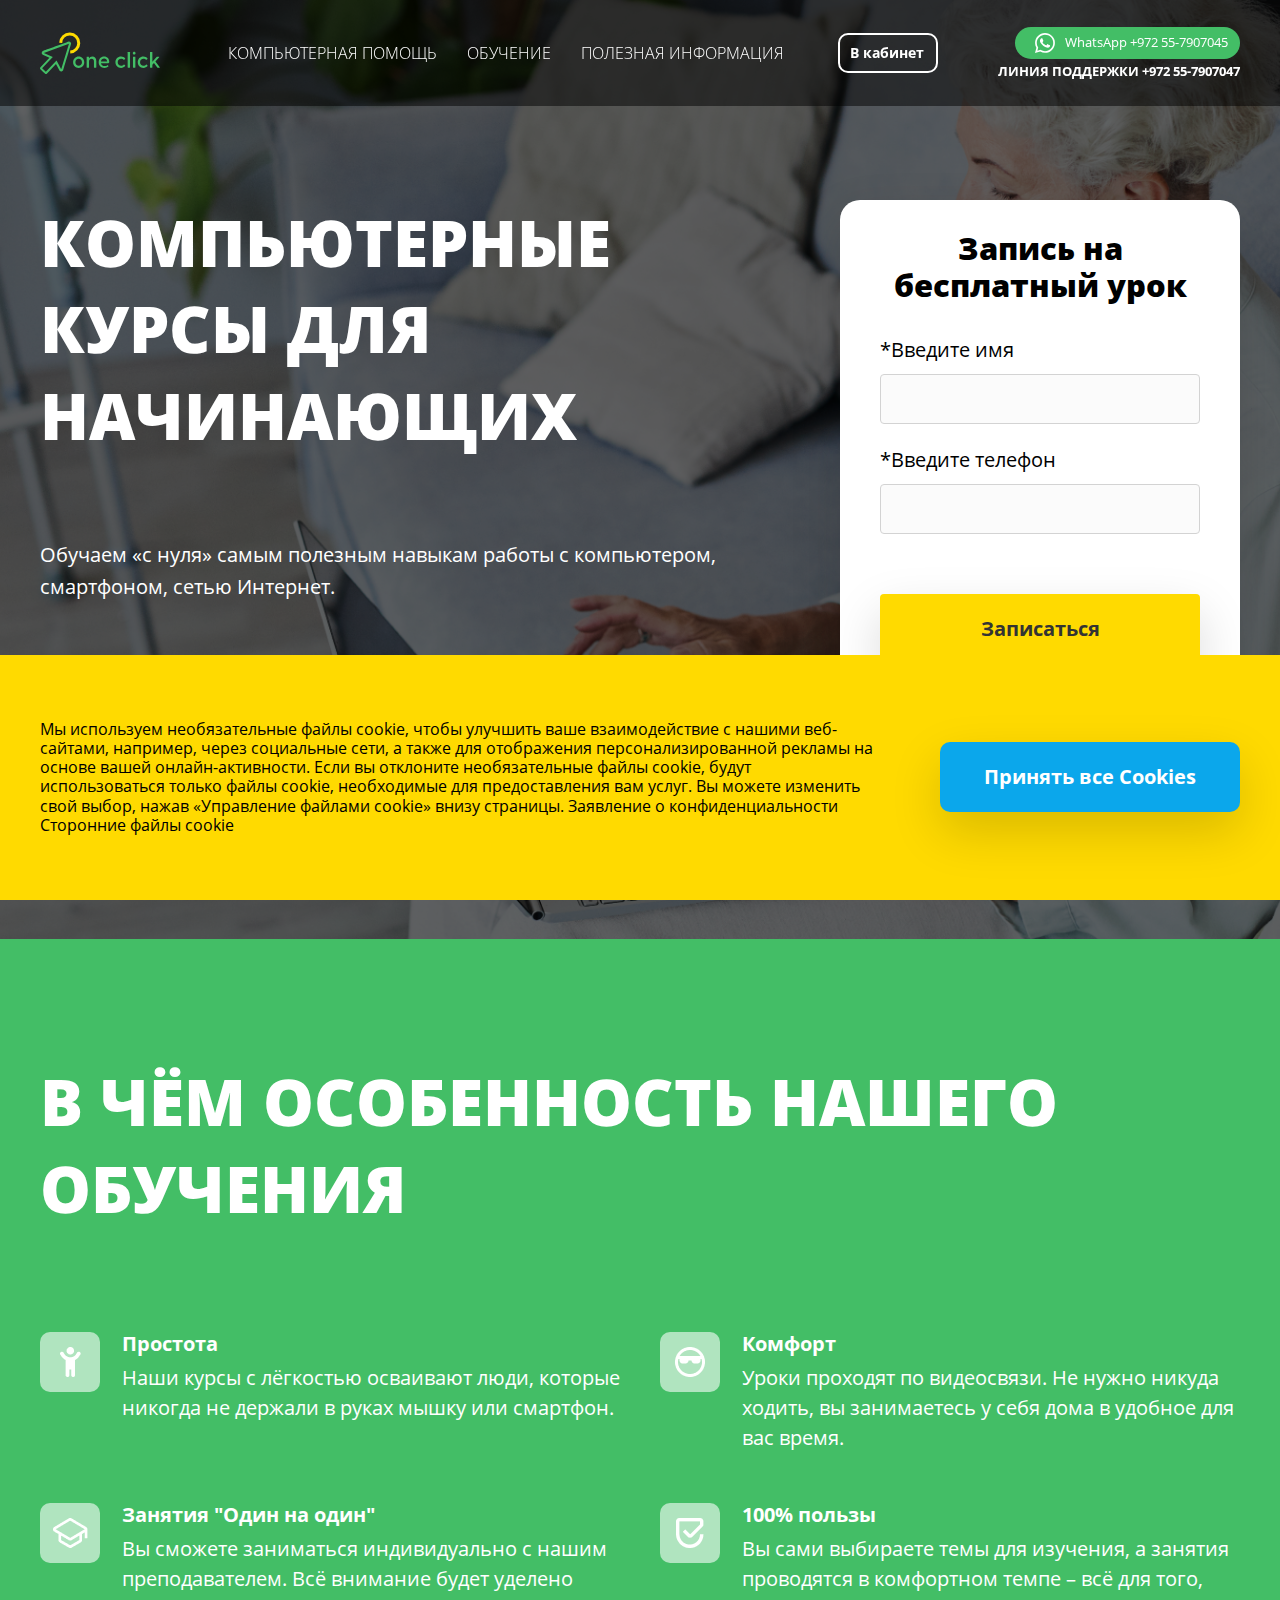
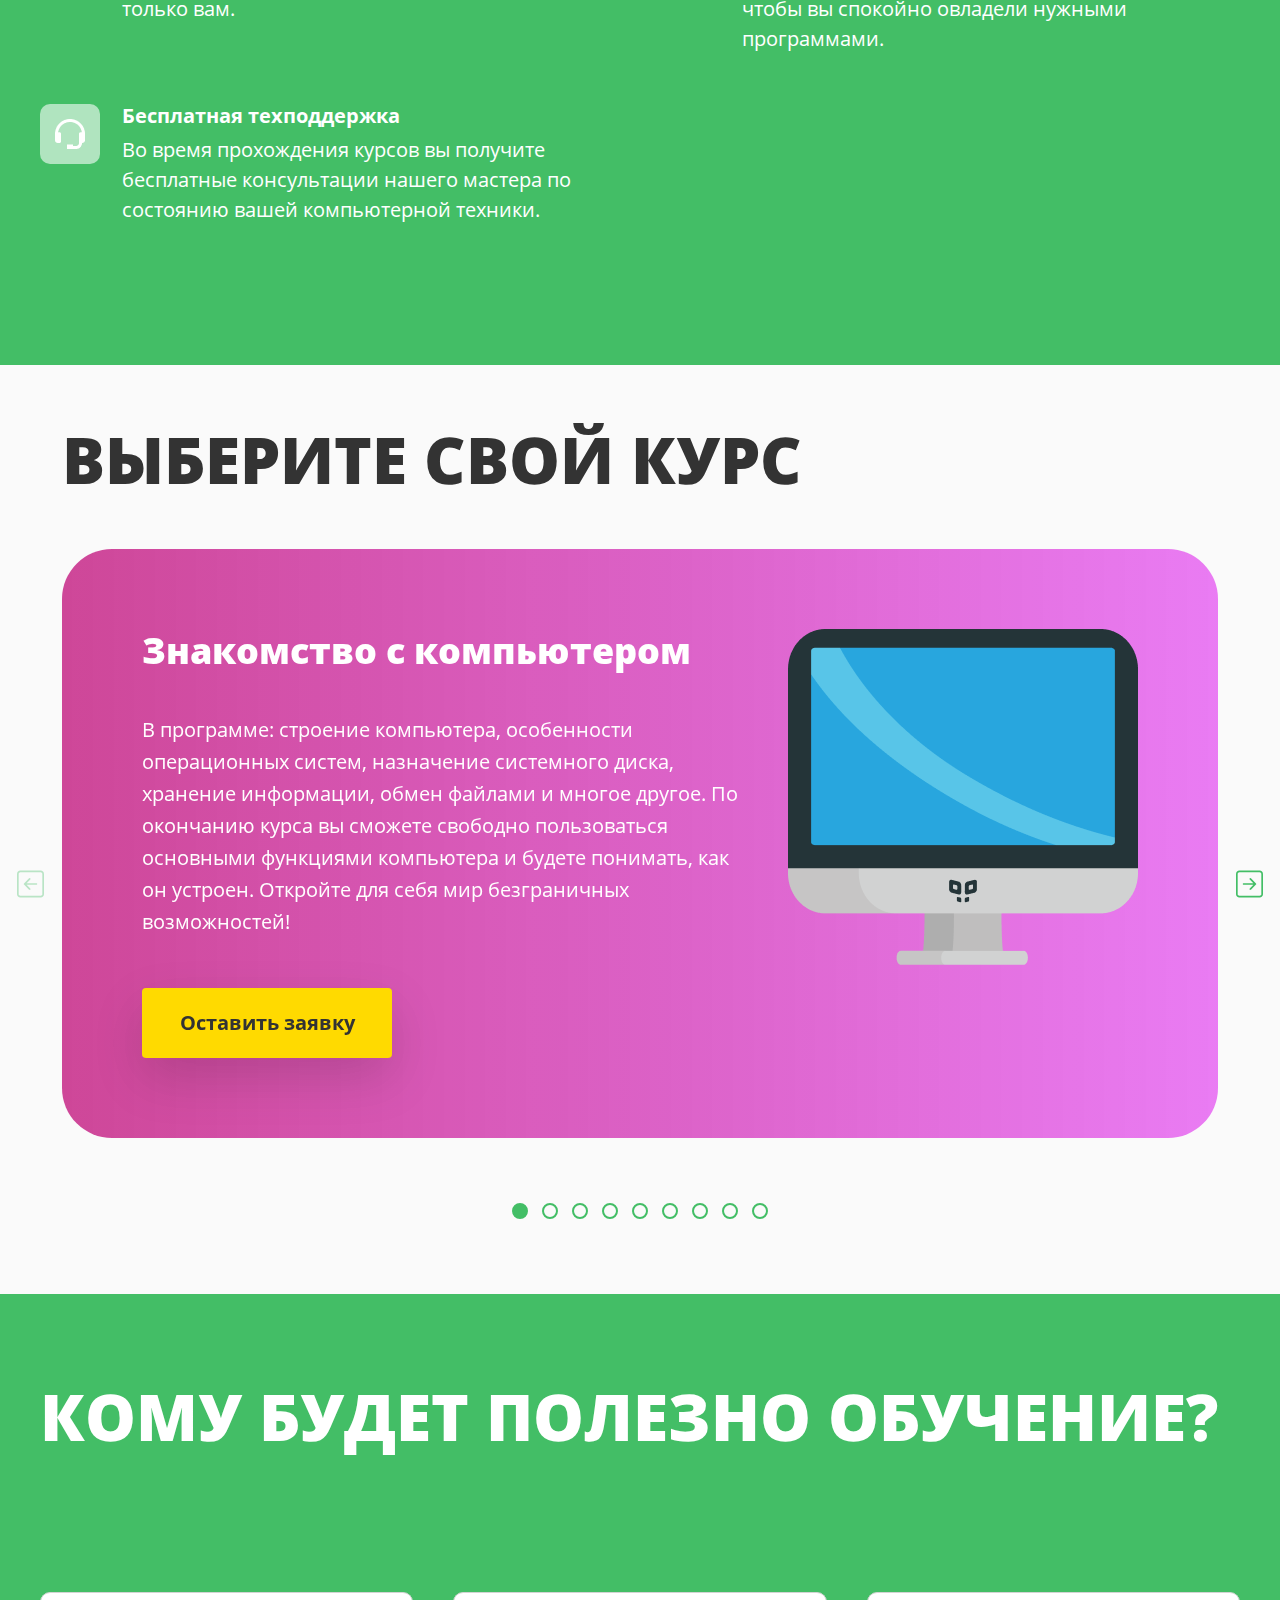
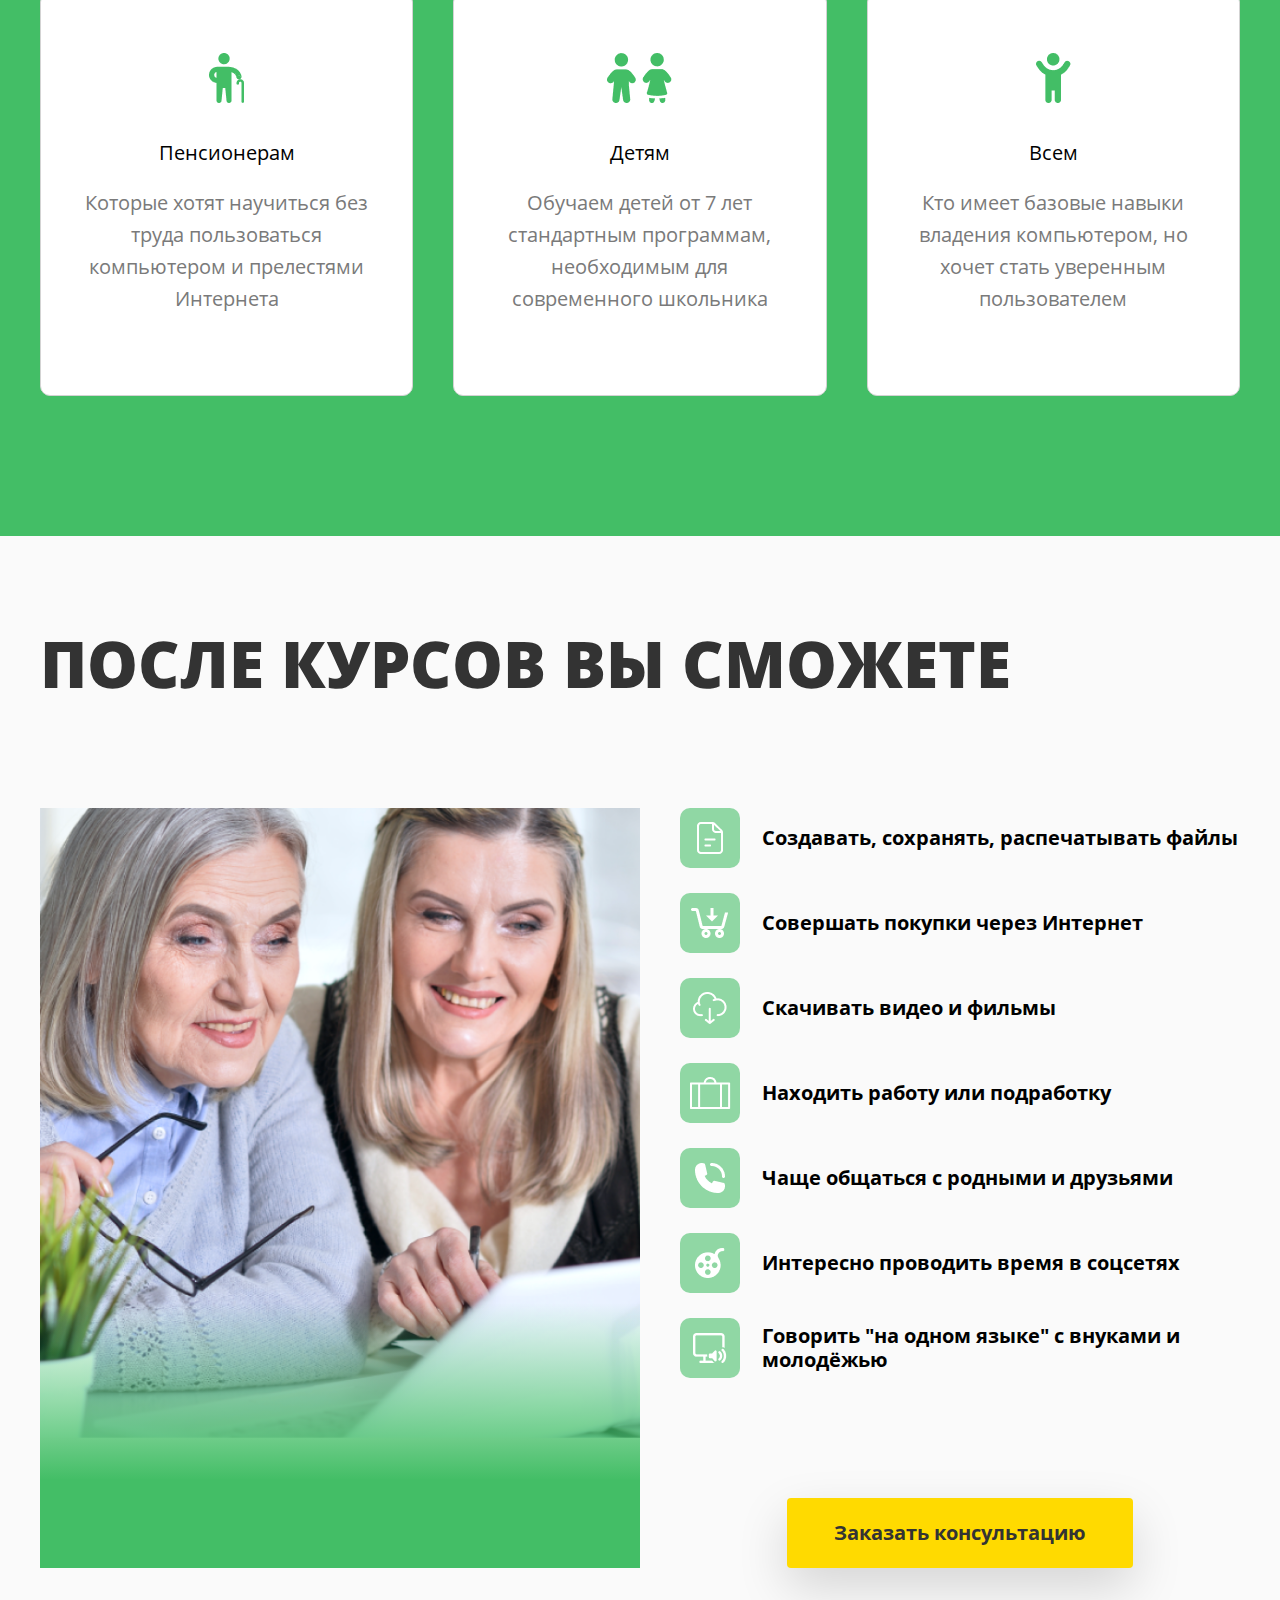
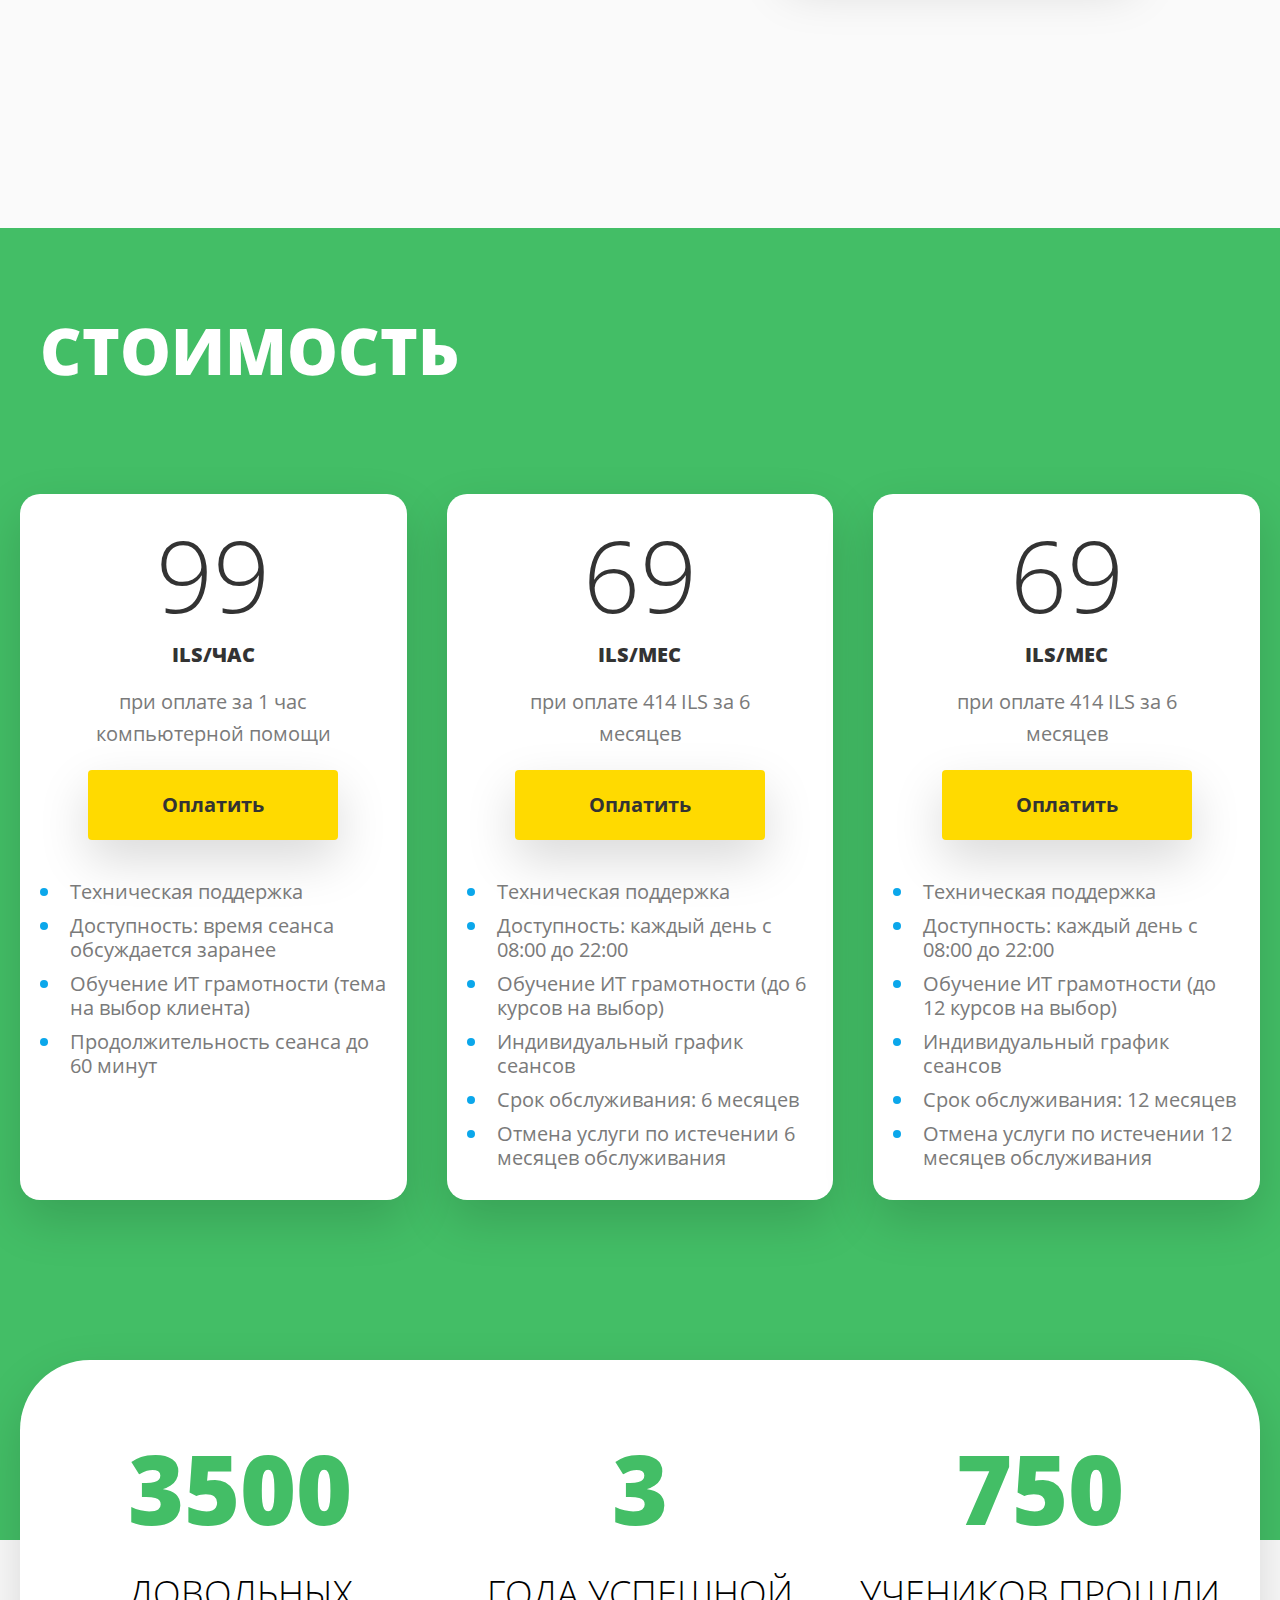
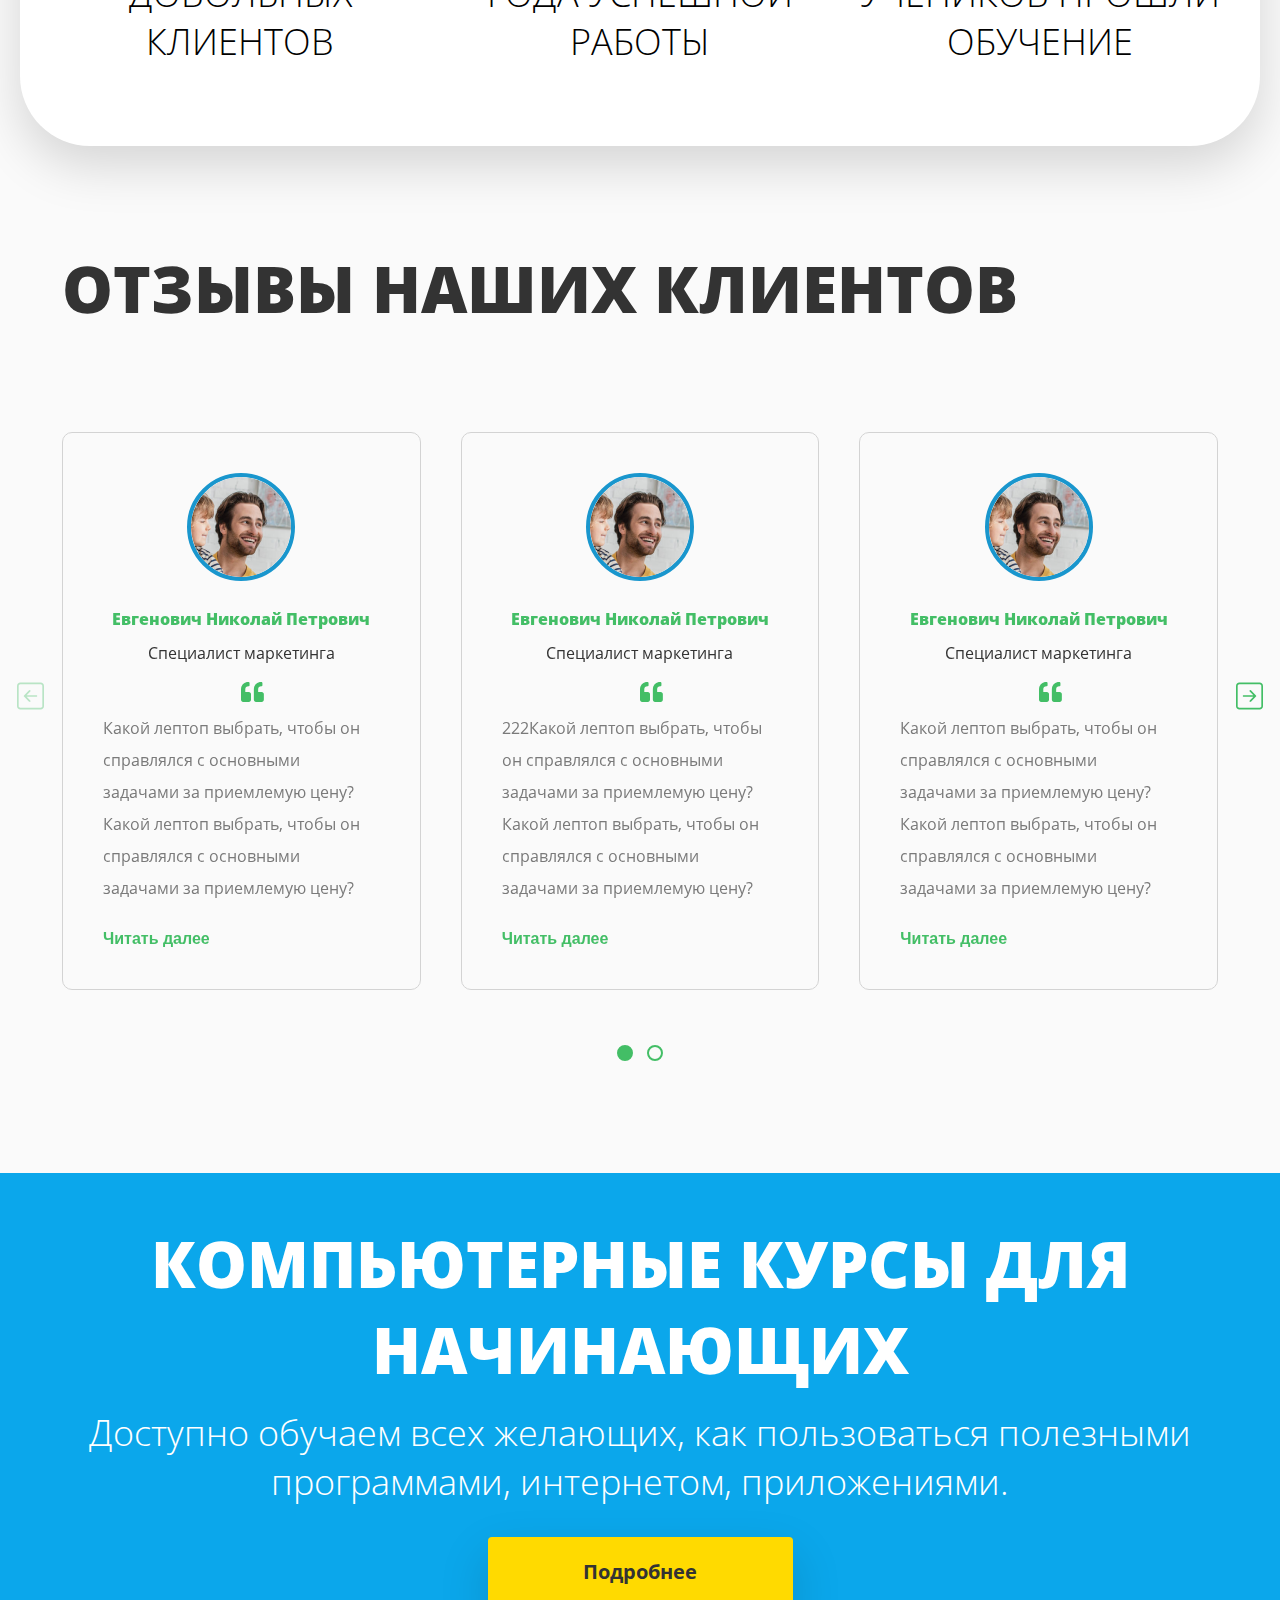
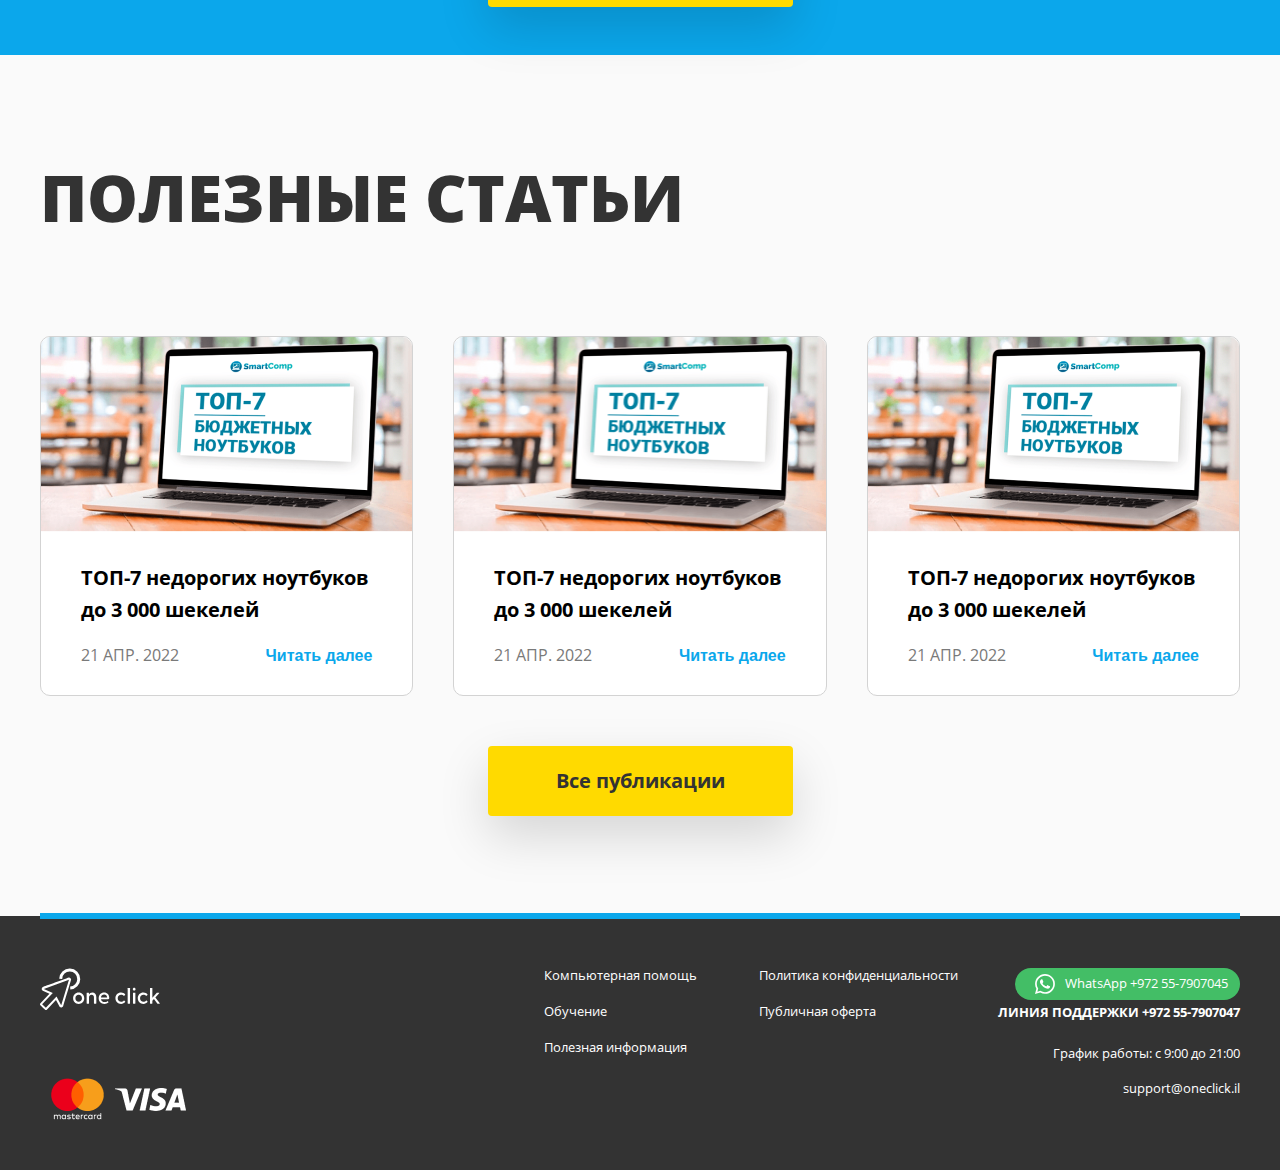
<file: index.html>
<!DOCTYPE html>
<html lang="ru">
	<head>
		<meta charset="UTF-8">
		<meta name="viewport" content="width=device-width, initial-scale=1, maximum-scale=1">
		<title>Компьютерная помощь онлайн</title>
        <link rel="stylesheet" href="fonts/fonts.css">
        <link rel="stylesheet" href="css/swiper-bundle.min.css">
        <link rel="stylesheet" href="css/style.css">
	</head>
	<body>

     <svg style="display: none">
        <symbol>
            <g id="arrow">
              <path fill-rule="evenodd" clip-rule="evenodd" d="M2.5 5C2.5 4.33696 2.76339 3.70107 3.23223 3.23223C3.70107 2.76339 4.33696 2.5 5 2.5H35C35.663 2.5 36.2989 2.76339 36.7678 3.23223C37.2366 3.70107 37.5 4.33696 37.5 5V35C37.5 35.663 37.2366 36.2989 36.7678 36.7678C36.2989 37.2366 35.663 37.5 35 37.5H5C4.33696 37.5 3.70107 37.2366 3.23223 36.7678C2.76339 36.2989 2.5 35.663 2.5 35V5ZM40 5C40 3.67392 39.4732 2.40215 38.5355 1.46447C37.5979 0.526784 36.3261 0 35 0L5 0C3.67392 0 2.40215 0.526784 1.46447 1.46447C0.526785 2.40215 0 3.67392 0 5V35C0 36.3261 0.526785 37.5979 1.46447 38.5355C2.40215 39.4732 3.67392 40 5 40H35C36.3261 40 37.5979 39.4732 38.5355 38.5355C39.4732 37.5979 40 36.3261 40 35V5ZM28.75 18.75C29.0815 18.75 29.3995 18.8817 29.6339 19.1161C29.8683 19.3505 30 19.6685 30 20C30 20.3315 29.8683 20.6495 29.6339 20.8839C29.3995 21.1183 29.0815 21.25 28.75 21.25H14.2675L19.635 26.615C19.7512 26.7312 19.8434 26.8692 19.9063 27.021C19.9692 27.1729 20.0016 27.3356 20.0016 27.5C20.0016 27.6644 19.9692 27.8271 19.9063 27.979C19.8434 28.1308 19.7512 28.2688 19.635 28.385C19.5188 28.5012 19.3808 28.5934 19.229 28.6563C19.0771 28.7192 18.9144 28.7516 18.75 28.7516C18.5856 28.7516 18.4229 28.7192 18.271 28.6563C18.1192 28.5934 17.9812 28.5012 17.865 28.385L10.365 20.885C10.2486 20.7689 10.1562 20.6309 10.0932 20.4791C10.0302 20.3272 9.99777 20.1644 9.99777 20C9.99777 19.8356 10.0302 19.6728 10.0932 19.5209C10.1562 19.3691 10.2486 19.2311 10.365 19.115L17.865 11.615C17.9812 11.4988 18.1192 11.4066 18.271 11.3437C18.4229 11.2808 18.5856 11.2484 18.75 11.2484C18.9144 11.2484 19.0771 11.2808 19.229 11.3437C19.3808 11.4066 19.5188 11.4988 19.635 11.615C19.7512 11.7312 19.8434 11.8692 19.9063 12.021C19.9692 12.1729 20.0016 12.3356 20.0016 12.5C20.0016 12.6644 19.9692 12.8271 19.9063 12.979C19.8434 13.1308 19.7512 13.2688 19.635 13.385L14.2675 18.75H28.75Z"/>
            </g>
      </symbol>
     </svg>

      <header class="main-header">
        <div class="container container--inner">
           <div class="main-header__block">
              <a href="#" class="main-header__image"> 
                <img src="img/icons/logo-inner.svg" alt="">
              </a>
              <div class="main-header__wrap">
                  <div class="mobile-wrap">
                      <p class="main-header__description">Меню</p>
                      <div class="main-nav__toggle">
                          <span class="line-burger"></span>
                       </div>
                  </div>
                  <ul class="main-header__list" style="">
                      <li>
                          <a href="#" class="main-header__link">Компьютерная помощь</a>
                      </li>
                      <li>
                          <a href="#" id="m_learn" class="main-header__link">Обучение</a>
                      </li>
                      <li>
                          <a href="#" class="main-header__link">Полезная информация</a>
                      </li>
                  </ul>
              </div>
              <a href="#" class="main-header__elem">В кабинет</a>
              <div class="main-header__holder">
               <a href="tel:+972557907045" class="footer__phone">WhatsApp +972 55-7907045</a>
               <a href="tel:+972557907047" class="footer__text">Линия Поддержки +972 55-7907047</a>
              </div>
             </div>
        </div>   
     </header>

     <section class="info js-intersection">
       <div class="container container--inner">
          <div class="info__row">
            <div class="info__col info__col--content"> 
                <p class="info__title">компьютерные курсы для начинающих</p>
                <div class="info__text">
                  <p>Обучаем «с нуля» самым полезным навыкам работы с компьютером, смартфоном, сетью Интернет.</p>
                </div>
            </div>
            <div class="info__col info__col--aside">
              <p class="user__title">Запись на бесплатный урок</p>
             <div class="user__block">
                  <div class="user__item">   
                      <label for="i_name" class="label">*Введите имя</label>
                      <input id="i_name" type="text" class="input">
                      <p class="error user__error--name" style="display: none">Некорректный имя</p>
                  </div>
                  <div class="user__item">   
                      <label for="i_phone" class="label">*Введите телефон</label>
                      <input id="i_phone" type="text" class="input">
                       <p class="error user__error--phone" style="display: none">Некорректный телефон</p>
                  </div>
              </div>
              <button id="i_consult" class="btn">Записаться</button>
            </div>
          </div>
       </div>
     </section>

     <section class="point">
       <div class="container container--inner">
         <p class="title">В чём особенность нашего обучения</p>
         <div class="point__block">
           <div class="point__box">
              <div class="point__image">
                <img src="img/icons/point/pic_1.png">
                </div>
              <div class="point__content">
                <p class="point__title">Простота</p>
                <div class="point__text">
                  <p>Наши курсы с лёгкостью осваивают люди, которые никогда не держали в руках мышку или смартфон.</p>
                </div>
              </div>
            </div>
            <div class="point__box">
              <div class="point__image">
                <img src="img/icons/point/pic_2.png">
              </div>
              <div class="point__content">
                <p class="point__title">Комфорт</p>
                <div class="point__text">
                  <p>Уроки проходят по видеосвязи. Не нужно никуда ходить, вы занимаетесь у себя дома в удобное для вас время. </p>
                </div>
              </div>
            </div>
            <div class="point__box">
              <div class="point__image">
                <img src="img/icons/point/pic_3.png">
              </div>
              <div class="point__content">
                <p class="point__title">Занятия "Один на один"</p>
                <div class="point__text">
                  <p>Вы сможете заниматься индивидуально с нашим преподавателем. Всё внимание будет уделено только вам.</p>
                </div>
              </div>
            </div>
            <div class="point__box">
              <div class="point__image">
                <img src="img/icons/point/pic_4.png">
              </div>
              <div class="point__content">
                <p class="point__title">100% пользы</p>
                <div class="point__text">
                  <p>Вы сами выбираете темы для изучения, а занятия проводятся в комфортном темпе – всё для того, чтобы вы спокойно овладели нужными программами.</p>
                </div>
              </div>
            </div>
            <div class="point__box">
              <div class="point__image">
                <img src="img/icons/point/pic_5.png">
              </div>
              <div class="point__content">
                <p class="point__title">Бесплатная техподдержка</p>
                <div class="point__text">
                  <p>Во время прохождения курсов вы получите бесплатные консультации нашего мастера по состоянию вашей компьютерной техники.</p>
                </div>
              </div>
            </div>
         </div>
       </div>
     </section>

     <section class="course">
       <div class="container container--reviews">
        <p class="title title--inner">Выберите свой курс</p>
        <div class="course__holder">
         <div class="swiper course__wrap">
           <div class="swiper-wrapper">  
             <div class="course__item swiper-slide">
               <div class="course__box">
                 <div class="course__content">
                   <p class="course__title">Знакомство с компьютером</p> 
                   <div class="course__text">
                     <p>В программе: строение компьютера, особенности операционных систем, назначение системного диска, хранение информации, обмен файлами и многое другое.
                    По окончанию курса вы сможете свободно пользоваться основными функциями компьютера и будете понимать, как он устроен.
                  Откройте для себя мир безграничных возможностей! </p> 
                   </div>
                   <button class="btn btn--course">Оставить заявку</button>
                 </div><!--end course__content-->
                   <div class="course__image">
                     <img src="img/course/pic_1.png">
                   </div>
                 </div><!--end course__box-->
               </div>
               <div class="course__item swiper-slide">
               <div class="course__box">
                 <div class="course__content">
                   <p class="course__title">Тексты и таблицы</p> 
                   <div class="course__text">
                     <p>В программе: создание текстовых файлов в Word, блокноте, а также таблиц в Excel; сохранение файлов, вывод в печать; секреты быстрого набора текста, форматирование и многое другое.
Работа с текстами и таблицами — один из самых востребованных навыков в современном мире. С нашим курсом вы освоите его без труда!
</p> 
                   </div>
                   <button class="btn btn--course">Оставить заявку</button>
                 </div><!--end course__content-->
                   <div class="course__image">
                     <img src="img/course/pic_2.png">
                   </div>
                 </div><!--end course__box-->
               </div>
               <div class="course__item swiper-slide">
               <div class="course__box">
                 <div class="course__content">
                   <p class="course__title">Мир Интернета</p> 
                   <div class="course__text">
                     <p>В программе: увлекательно о том, как работает Интернет; функции браузеров; виды сайтов, поиск интересующей информации; как не попадаться на "удочку" рекламы; покупки через Интернет
Вы удивитесь, сколько пользы предоставляет Интернет. А главное – вы сами сможете им пользоваться!

</p> 
                   </div>
                   <button class="btn btn--course">Оставить заявку</button>
                 </div><!--end course__content-->
                   <div class="course__image">
                     <img src="img/course/pic_3.png">
                   </div>
                 </div><!--end course__box-->
               </div>
               <div class="course__item swiper-slide">
               <div class="course__box">
                 <div class="course__content">
                   <p class="course__title">Электронная почта</p> 
                   <div class="course__text">
                     <p>В программе: регистрация электронного ящика; создание папок, фильтров; как бороться со спамом; создание и отправка писем, прикрепление файлов; восстановление доступа к ящику.
Запишитесь на курс сегодня и создайте вашу первую электронную почту уже завтра!

</p> 
                   </div>
                   <button class="btn btn--course">Оставить заявку</button>
                 </div><!--end course__content-->
                   <div class="course__image">
                     <img src="img/course/pic_4.png">
                   </div>
                 </div><!--end course__box-->
               </div>
                <div class="course__item swiper-slide">
               <div class="course__box">
                 <div class="course__content">
                   <p class="course__title">Соцсети и мессенджеры</p> 
                   <div class="course__text">
                     <p>В программе: как создать и заполнить свой профиль; как найти друзей и родственников в соцсетях; особеннности Facebook, Instagram, Vk, Одноклассники; обмен сообщениями и фотографиями; видеозвонки; групповые звонки и многое другое. Общайтесь без границ! </p> 
                   </div>
                   <button class="btn btn--course">Оставить заявку</button>
                 </div><!--end course__content-->
                   <div class="course__image">
                     <img src="img/course/pic_5.png">
                   </div>
                 </div><!--end course__box-->
               </div>
                 <div class="course__item swiper-slide">
               <div class="course__box">
                 <div class="course__content">
                   <p class="course__title">Защита устройств</p> 
                   <div class="course__text">
                     <p>В программе: как создать надёжный пароль; как проверить устройство на наличие вирусов; очистка памяти и ненужных файлов; как отключить рекламу; как работают мошенники в Интернете и как обезопасить себя от них. 
Вы узнаете всё необходимое, чтобы обезопасить свой компьютер или телефон!
</p> 
                   </div>
                   <button class="btn btn--course">Оставить заявку</button>
                 </div><!--end course__content-->
                   <div class="course__image">
                     <img src="img/course/pic_6.png">
                   </div>
                 </div><!--end course__box-->
               </div>
                  <div class="course__item swiper-slide">
               <div class="course__box">
                 <div class="course__content">
                   <p class="course__title">ТОП полезных программ</p> 
                   <div class="course__text">
                     <p>В программе: освоение самых популярных во всём мире программ, таким как Power Point, Word, Excel, графические и видеоредакторы, онлайн-переводчики языков, инструменты по ужатию объёма файлов и многое другое.
</p> 
                   </div>
                   <button class="btn btn--course">Оставить заявку</button>
                 </div><!--end course__content-->
                   <div class="course__image">
                     <img src="img/course/pic_7.png">
                   </div>
                 </div><!--end course__box-->
               </div>
                 <div class="course__item swiper-slide">
               <div class="course__box">
                 <div class="course__content">
                   <p class="course__title">Всё о смартфонах</p> 
                   <div class="course__text">
                     <p>В программе: как устроен смартфон; подключение к Wi-Fi и Интернету; очистка памяти; что такое приложение; поиск и скачивание нужных приложений; голосовой поиск; прокладывание маршрута; использование голосового ассистента.
Используйте свой смартфон не только для звонков!

</p> 
                   </div>
                   <button class="btn btn--course">Оставить заявку</button>
                 </div><!--end course__content-->
                   <div class="course__image">
                     <img src="img/course/pic_8.png">
                   </div>
                 </div><!--end course__box-->
               </div>
                <div class="course__item swiper-slide">
               <div class="course__box">
                 <div class="course__content">
                   <p class="course__title">Развлечения и игры</p> 
                   <div class="course__text">
                     <p>В программе: поиск музыки, видео, фильмов, книг, интересных статей в Интернете; игры на любой вкус; секреты YouTube; путешествия онлайн/
Откройте новое хобби или просто наслаждайтесь разнообразием досуга!

</p> 
                   </div>
                   <button class="btn btn--course">Оставить заявку</button>
                 </div><!--end course__content-->
                   <div class="course__image">
                     <img src="img/course/pic_9.png">
                   </div>
                 </div><!--end course__box-->
               </div>
             </div>
            </div>
          <div class="swiper-pagination"></div>
            <div class="swiper-button-next">
                <svg xmlns="http://www.w3.org/2000/svg" viewBox="0 0 40 40">
                    <use xlink:href="#arrow"></use>
                </svg>
            </div>
            <div class="swiper-button-prev">
                 <svg xmlns="http://www.w3.org/2000/svg" viewBox="0 0 40 40">
                    <use xlink:href="#arrow"></use>
                </svg>
            </div>
           </div>
        </div>
     </section>

     <section class="learn">
       <div class="container container--inner">
         <p class="title">Кому будет полезно обучение?</p>
         <div class="learn__wrap">
           <div class="learn__item">
             <div class="learn__image">
               <img src="img/icons/learn/pensioners.png">
             </div>
             <p class="learn__title">Пенсионерам</p>
             <div class="learn__text">
               <p>Которые хотят научиться без труда пользоваться компьютером и прелестями Интернета</p>
             </div>
           </div>
          <div class="learn__item">
             <div class="learn__image">
               <img src="img/icons/learn/child.png">
             </div>
             <p class="learn__title">Детям</p>
             <div class="learn__text">
               <p>Обучаем детей от 7 лет стандартным программам, необходимым для современного школьника</p>
             </div>
           </div>
           <div class="learn__item">
             <div class="learn__image">
               <img src="img/icons/learn/all.png">
             </div>
             <p class="learn__title">Всем</p>
             <div class="learn__text">
               <p>Кто имеет базовые навыки владения компьютером, но хочет стать уверенным пользователем</p>
             </div>
           </div>
         </div>
       </div>
     </section>

    <section class="total">
      <div class="container container--inner">
        <p class="title title--inner">После курсов Вы сможете</p>
        <div class="total__wrap">
          <div class="total__item total__item--image">
            <img src="img/bg-total.png">
          </div>
          <div class="total__item total__item--content">
            <div class="total__block">    
            <div class="total__inner">
              <div class="total__image">
                <img src="img/icons/total/1.png">
              </div>
              <p class="total__title">Создавать, сохранять, распечатывать файлы</p>
            </div>
            <div class="total__inner">
              <div class="total__image">
               <img src="img/icons/total/2.png">
              </div>
              <p class="total__title">Совершать покупки через Интернет</p>
            </div>
              <div class="total__inner">
              <div class="total__image">
               <img src="img/icons/total/3.png">
              </div>
              <p class="total__title">Скачивать видео и фильмы</p>
            </div>
             <div class="total__inner">
              <div class="total__image">
               <img src="img/icons/total/4.png">
              </div>
              <p class="total__title">Находить работу или подработку</p>
            </div>
            <div class="total__inner">
              <div class="total__image">
               <img src="img/icons/total/5.png">
              </div>
              <p class="total__title">Чаще общаться с родными и друзьями</p>
            </div>
            <div class="total__inner">
              <div class="total__image">
               <img src="img/icons/total/6.png">
              </div>
              <p class="total__title">Интересно проводить время в соцсетях</p>
            </div>
             <div class="total__inner">
              <div class="total__image">
               <img src="img/icons/total/7.png">
              </div>
              <p class="total__title">Говорить "на одном языке" с внуками и молодёжью</p>
            </div>
            </div>
            <button class="btn btn--total">Заказать консультацию</button>
          </div>
        </div>
      </div>
    </section>

    <section class="cost cost--color">
       <div class="container container--inner">
         <p class="title">Стоимость</p>
       </div>
        <div class="container container--elem">
          <div class="cost__wrap">  
            <a href="#" class="cost__item">   
              <p class="cost__title">99</p>
              <p class="cost__elem">ils/час</p>
              <div class="cost__text"><p>при оплате за 1 час компьютерной помощи</p></div>
              <button class="btn btn--pay">Оплатить</button>
              <ul>
                <li>Техническая поддержка</li>
                <li>Доступность: время сеанса обсуждается  заранее</li>
                <li>Обучение ИТ грамотности
                (тема на выбор клиента)</li>
                <li>Продолжительность сеанса до 60 минут</li>
              </ul>
            </a>
            <a href="#" class="cost__item">   
              <p class="cost__title">69</p>
              <p class="cost__elem">ils/мес</p>
              <div class="cost__text"><p>при оплате 414 ILS за 6 месяцев</p></div>
              <button class="btn btn--pay">Оплатить</button>
              <ul>
                <li>Техническая поддержка</li>
                <li>Доступность: каждый день с 08:00 до 22:00</li>
                <li>Обучение ИТ грамотности (до 6 курсов на выбор)</li>
                <li>Индивидуальный график сеансов</li>
                <li>Срок обслуживания: 6 месяцев</li>
                <li>Отмена услуги по истечении 6 месяцев обслуживания</li>
              </ul>
            </a>
            <a href="#" class="cost__item">  
              <p class="cost__title">69</p>
              <p class="cost__elem">ils/мес</p>
              <div class="cost__text"><p>при оплате 414 ILS за 6 месяцев</p></div>
              <button class="btn btn--pay">Оплатить</button>
              <ul>
                <li>Техническая поддержка</li>
                <li>Доступность: каждый день с 08:00 до 22:00</li>
                <li>Обучение ИТ грамотности (до 12 курсов на выбор)</li>
                <li>Индивидуальный график сеансов</li>
                <li>Срок обслуживания: 12 месяцев</li>
                <li>Отмена услуги по истечении 12 месяцев обслуживания</li>
              </ul>
            </a>
          </div>
        </div>
     </section>

     <section class="block block--color">
       <div class="container container--elem">
          <div class="block__wrap">
           <div class="container container--inner">
             <div class="block__item">
               <p class="block__number">3500</p>
               <div class="block__text"><p>Довольных клиентов</p></div>
             </div>
             <div class="block__item">
               <p class="block__number">3</p>
               <div class="block__text"><p>года успешной работы</p></div>
             </div>
             <div class="block__item">
               <p class="block__number">750</p>
               <div class="block__text"><p>учеников прошли обучение</p></div>
             </div>
           </div>
         </div>
       </div>
     </section>

     <section class="reviews reviews--color">
       <div class="container container--reviews">
         <p class="title title--inner">Отзывы наших клиентов</p>
         <div class="reviews__holder">
         <div class="swiper reviews__wrap">
          <div class="swiper-wrapper">  
           <div class="reviews__item swiper-slide">
            <div class="reviews__image">
              <img src="img/bg-reviews.png">
            </div>
            <p class="reviews__title">Евгенович Николай Петрович</p>
            <p class="reviews__position">Специалист маркетинга</p>
            <div class="reviews__text">
              <p>Какой лептоп выбрать, чтобы он справлялся с основными задачами за приемлемую цену? Какой лептоп выбрать, чтобы он справлялся с основными задачами за приемлемую цену?</p>
            </div>
            <button class="reviews__details">Читать далее</button>
           </div>
           <div class="reviews__item swiper-slide">
            <div class="reviews__image">
              <img src="img/bg-reviews.png">
            </div>
             <p class="reviews__title">Евгенович Николай Петрович</p>
            <p class="reviews__position">Специалист маркетинга</p>
            <div class="reviews__text">
              <p>222Какой лептоп выбрать, чтобы он справлялся с основными задачами за приемлемую цену? Какой лептоп выбрать, чтобы он справлялся с основными задачами за приемлемую цену?</p>
            </div>
            <button class="reviews__details">Читать далее</button>
           </div>
           <div class="reviews__item swiper-slide">
            <div class="reviews__image">
              <img src="img/bg-reviews.png">
            </div>
             <p class="reviews__title">Евгенович Николай Петрович</p>
            <p class="reviews__position">Специалист маркетинга</p>
            <div class="reviews__text">
              <p>Какой лептоп выбрать, чтобы он справлялся с основными задачами за приемлемую цену? Какой лептоп выбрать, чтобы он справлялся с основными задачами за приемлемую цену?</p>
            </div>
            <button class="reviews__details">Читать далее</button>
           </div>
           <div class="reviews__item swiper-slide">
            <div class="reviews__image">
              <img src="img/bg-reviews.png">
            </div>
             <p class="reviews__title">Евгенович Николай Петрович</p>
            <p class="reviews__position">Специалист маркетинга</p>
            <div class="reviews__text">
              <p>Какой лептоп выбрать, чтобы он справлялся с основными задачами за приемлемую цену? Какой лептоп выбрать, чтобы он справлялся с основными задачами за приемлемую цену?</p>
            </div>
            <button class="reviews__details">Читать далее</button>
           </div>
         </div><!--end swiper-wrapper -->
         </div>
          <div class="swiper-pagination"></div>
          <div class="swiper-button-next">
              <svg xmlns="http://www.w3.org/2000/svg" viewBox="0 0 40 40">
                  <use xlink:href="#arrow"></use>
              </svg>
          </div>
          <div class="swiper-button-prev">
               <svg xmlns="http://www.w3.org/2000/svg" viewBox="0 0 40 40">
                  <use xlink:href="#arrow"></use>
              </svg>
          </div>
          </div>
       </div>
     </section>

     <section class="banner banner--color">
       <p class="title">Компьютерные курсы для начинающих</p>
       <div class="container container--inner">
         <div class="banner__text">
           <p>Доступно обучаем всех желающих, как пользоваться полезными программами, интернетом, приложениями.</p>
         </div>
         <button class="btn btn--info">Подробнее</button>
       </div>
     </section>

     <section class="blog">
       <div class="container container--inner">
         <p class="title title--inner">Полезные статьи</p>
         <div class="blog__wrap">
            <a href="#" class="blog__item">  
              <div class="blog__image"> 
                <img src="img/bg-blog.png">
              </div>
              <div class="blog__content"> 
                 <p class="blog__title"> ТОП-7 недорогих ноутбуков до 3 000 шекелей</p>
                 <div class="blog__inner">  
                   <p class="blog__date">21 апр. 2022</p>
                   <button class="blog__details">Читать далее</button>
                 </div>
              </div>
            </a>
            <a href="#" class="blog__item">  
              <div class="blog__image"> 
                <img src="img/bg-blog.png">
              </div>
              <div class="blog__content"> 
                 <p class="blog__title"> ТОП-7 недорогих ноутбуков до 3 000 шекелей</p>
                 <div class="blog__inner">  
                   <p class="blog__date">21 апр. 2022</p>
                   <button class="blog__details">Читать далее</button>
                 </div>
              </div>
            </a>
            <a href="#" class="blog__item">  
              <div class="blog__image"> 
                <img src="img/bg-blog.png">
              </div>
              <div class="blog__content"> 
                 <p class="blog__title"> ТОП-7 недорогих ноутбуков до 3 000 шекелей</p>
                 <div class="blog__inner">  
                   <p class="blog__date">21 апр. 2022</p>
                   <button class="blog__details">Читать далее</button>
                 </div>
              </div>
            </a>
         </div> 
         <a href="#" class="btn btn--info">Все публикации</a>
       </div>
     </section>

     <footer class="footer">
       <div class="container container--inner">
         <div class="footer__wrap">
            <div class="footer__block">
               <a href="#" class="footer__image">
                <img src="img/icons/logo-footer.svg">
              </a>
              <div class="footer__partners">
                <a class="footer__box">
                  <img src="img/mastercard.png">
                </a>
                <a class="footer__box">
                  <img src="img/visa.png">
                </a>
              </div>
            </div>
            <ul class="footer__list">
              <li><a href="#" class="footer__link">Компьютерная помощь</a></li>
              <li><a href="#" class="footer__link">Обучение</a></li>
              <li><a href="#" class="footer__link">Полезная информация</a></li>
              <li><a href="#" class="footer__link">Политика конфиденциальности</a></li>
              <li><a href="#" class="footer__link">Публичная оферта</a></li>
            </ul>
            <div class="footer__holder">
                <a href="tel:+972557907045" class="footer__phone">WhatsApp +972 55-7907045</a>
                <a href="tel:+972557907047" class="footer__text">Линия Поддержки +972 55-7907047</a>
                <p class="footer__info">График работы: с 9:00 до 21:00</p>
                <a href="mailto:support@oneclick.il" class="footer__email">support@oneclick.il</a>
            </div>
         </div>
       </div>
     </footer>

     <section class="add">
      <div class="container container--inner">
        <div class="add__inner">
         <div class="add__text">
           <p>Мы используем необязательные файлы cookie, чтобы улучшить ваше взаимодействие с нашими веб-сайтами, например, через социальные сети, а также для отображения персонализированной рекламы на основе вашей онлайн-активности. Если вы отклоните необязательные файлы cookie, будут использоваться только файлы cookie, необходимые для предоставления вам услуг. Вы можете изменить свой выбор, нажав «Управление файлами cookie» внизу страницы. Заявление о конфиденциальности Сторонние файлы cookie</p>
         </div>
         <button class="btn btn--add">Принять все Cookies</button>
         </div>
       </div>
     </section>

      <section class="popup popup--consult"> 
      <div class="popup__wrap popup__wrap--consult"> 
        <div class="popup__inner">
          <button class="popup__close"></button>
          <p class="popup__title">Получить консультацию</p>
          <form action="" class="popup__form">
              <div class="user__block">
                  <div class="user__item">   
                      <label for="p_name" class="label">*Введите имя</label>
                      <input id="p_name" type="text" class="input">
                      <p class="error user__error--name" style="display: none">Некорректный имя</p>
                  </div>
                  <div class="user__item">   
                      <label for="p_phone" class="label">*Введите телефон</label>
                      <input id="p_phone" type="text" class="input">
                       <p class="error user__error--phone" style="display: none">Некорректный телефон</p>
                  </div>
              </div>
              <button id="p_consult" class="btn">Получить консультацию</button>
            </form>
        </div>
      </div>
    </section>

    <section class="popup popup--learn"> 
      <div class="popup__wrap popup__wrap--learn"> 
        <div class="popup__inner">
          <button class="popup__close"></button>
          <p class="popup__title">Обучение новичков</p>
          <div class="popup__text">
            <img src="img/bg-learn.png">
            <p>При заказе компьютерной поддержки на 6 мес. и более бесплатно обучаем работе с компьютером, программами, пользованием Интернетом, мессенджерами, видеозвонками и многому другому!</p>
            <p>“Подробнее” предлагаю реализовать разворачиванием текста. В каждой “услуге” 1-е предложение делаем в видимой области, всё остальное можно скрыть. Хотя нужно увидеть, как оно получится.
  Думаю, само слово “Подробнее” можно не выделять  голубым, а сделать по образцу, как гиперссылка, нижним подчеркиванием обычного текста. А вот название “услуг” можно выделить голубым.</p>
          </div>
          <button class="btn btn--info">Заказать консультацию</button>
        </div>
      </div>
    </section>

    <section class="popup popup--reviews"> 
      <div class="popup__wrap popup__wrap--learn"> 
        <div class="popup__inner">
          <button class="popup__close"></button>
          <div class="popup__text">
            <p></p>
          </div>
        </div>
      </div>
    </section>

    <script src="js/jquery-3.3.1.min.js"></script>
    <script src="js/swiper-bundle.min.js"></script>
    <script src="js/main.js"></script>

    </body>
</html>
</file>
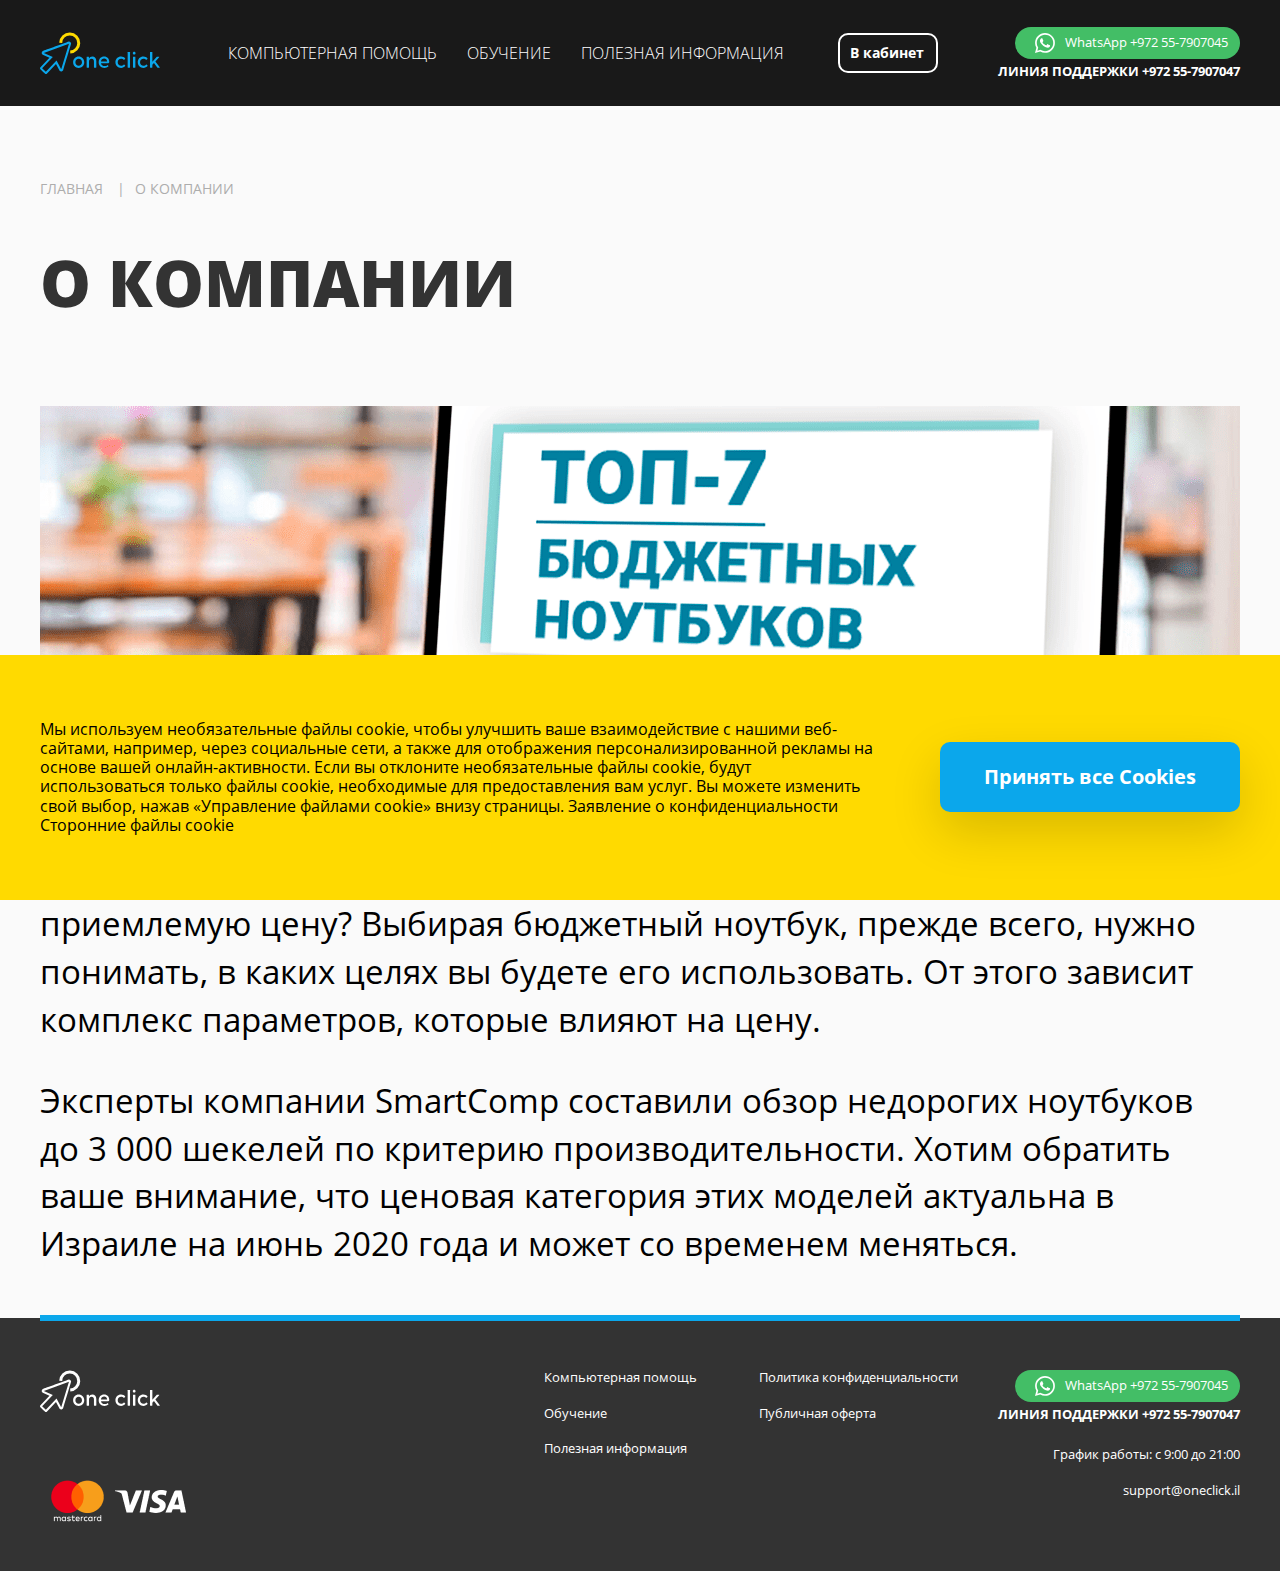
<file: about.html>
<!DOCTYPE html>
<html lang="ru">
	<head>
		<meta charset="UTF-8">
		<meta name="viewport" content="width=device-width, initial-scale=1, maximum-scale=1">
		<title>Компьютерная помощь онлайн</title>
        <link rel="stylesheet" href="fonts/fonts.css">
        <link rel="stylesheet" href="css/swiper-bundle.min.css">
        <link rel="stylesheet" href="css/style.css">
	</head>
	<body>

     <svg style="display: none">
        <symbol>
            <g id="arrow">
              <path fill-rule="evenodd" clip-rule="evenodd" d="M2.5 5C2.5 4.33696 2.76339 3.70107 3.23223 3.23223C3.70107 2.76339 4.33696 2.5 5 2.5H35C35.663 2.5 36.2989 2.76339 36.7678 3.23223C37.2366 3.70107 37.5 4.33696 37.5 5V35C37.5 35.663 37.2366 36.2989 36.7678 36.7678C36.2989 37.2366 35.663 37.5 35 37.5H5C4.33696 37.5 3.70107 37.2366 3.23223 36.7678C2.76339 36.2989 2.5 35.663 2.5 35V5ZM40 5C40 3.67392 39.4732 2.40215 38.5355 1.46447C37.5979 0.526784 36.3261 0 35 0L5 0C3.67392 0 2.40215 0.526784 1.46447 1.46447C0.526785 2.40215 0 3.67392 0 5V35C0 36.3261 0.526785 37.5979 1.46447 38.5355C2.40215 39.4732 3.67392 40 5 40H35C36.3261 40 37.5979 39.4732 38.5355 38.5355C39.4732 37.5979 40 36.3261 40 35V5ZM28.75 18.75C29.0815 18.75 29.3995 18.8817 29.6339 19.1161C29.8683 19.3505 30 19.6685 30 20C30 20.3315 29.8683 20.6495 29.6339 20.8839C29.3995 21.1183 29.0815 21.25 28.75 21.25H14.2675L19.635 26.615C19.7512 26.7312 19.8434 26.8692 19.9063 27.021C19.9692 27.1729 20.0016 27.3356 20.0016 27.5C20.0016 27.6644 19.9692 27.8271 19.9063 27.979C19.8434 28.1308 19.7512 28.2688 19.635 28.385C19.5188 28.5012 19.3808 28.5934 19.229 28.6563C19.0771 28.7192 18.9144 28.7516 18.75 28.7516C18.5856 28.7516 18.4229 28.7192 18.271 28.6563C18.1192 28.5934 17.9812 28.5012 17.865 28.385L10.365 20.885C10.2486 20.7689 10.1562 20.6309 10.0932 20.4791C10.0302 20.3272 9.99777 20.1644 9.99777 20C9.99777 19.8356 10.0302 19.6728 10.0932 19.5209C10.1562 19.3691 10.2486 19.2311 10.365 19.115L17.865 11.615C17.9812 11.4988 18.1192 11.4066 18.271 11.3437C18.4229 11.2808 18.5856 11.2484 18.75 11.2484C18.9144 11.2484 19.0771 11.2808 19.229 11.3437C19.3808 11.4066 19.5188 11.4988 19.635 11.615C19.7512 11.7312 19.8434 11.8692 19.9063 12.021C19.9692 12.1729 20.0016 12.3356 20.0016 12.5C20.0016 12.6644 19.9692 12.8271 19.9063 12.979C19.8434 13.1308 19.7512 13.2688 19.635 13.385L14.2675 18.75H28.75Z"/>
            </g>
      </symbol>
     </svg>

      <header class="main-header main-header--inner">
        <div class="container container--inner">
           <div class="main-header__block">
              <a href="#" class="main-header__image"> 
                <img src="img/icons/logo-header.svg" alt="">
              </a>
              <div class="main-header__wrap">
                  <div class="mobile-wrap">
                      <p class="main-header__description">Меню</p>
                      <div class="main-nav__toggle">
                          <span class="line-burger"></span>
                       </div>
                  </div>
                  <ul class="main-header__list" style="">
                      <li>
                          <a href="#" class="main-header__link">Компьютерная помощь</a>
                      </li>
                      <li>
                          <a href="#" class="main-header__link">Обучение</a>
                      </li>
                      <li>
                          <a href="#" class="main-header__link">Полезная информация</a>
                      </li>
                  </ul>
              </div>
              <a href="#" class="main-header__elem">В кабинет</a>
              <div class="main-header__holder">
               <a href="tel:+972557907045" class="footer__phone">WhatsApp +972 55-7907045</a>
               <a href="tel:+972557907047" class="footer__text">Линия Поддержки +972 55-7907047</a>
              </div>
             </div>
        </div>   
     </header>

     <section class="single single--inner">
        <div class="container container--inner">
          <ul class="breadcrumbs__list"> 
              <li><a href="#">Главная </a></li>
              <li>О компании</li>
           </ul>
           <p class="title title--inner">О компании</p>
           <div class="single__image">
             <img src="img/bg-about.png" alt="">
           </div>
           <div class="single__text">
             <p>Какой лептоп выбрать, чтобы он справлялся с основными задачами за приемлемую цену? Выбирая бюджетный ноутбук, прежде всего, нужно 
            понимать, в каких целях вы будете его использовать. От этого зависит комплекс параметров, которые влияют на цену.</p>

            <p>Эксперты компании SmartComp составили обзор недорогих ноутбуков до 3 000 шекелей по критерию производительности. Хотим обратить ваше внимание, что ценовая категория этих моделей актуальна в Израиле на июнь 2020 года и может со временем меняться.</p>
           </div>
         </div>
     </section>

     <footer class="footer">
       <div class="container container--inner">
         <div class="footer__wrap">
            <div class="footer__block">
               <a href="#" class="footer__image">
                <img src="img/icons/logo-footer.svg">
              </a>
              <div class="footer__partners">
                <a class="footer__box">
                  <img src="img/mastercard.png">
                </a>
                <a class="footer__box">
                  <img src="img/visa.png">
                </a>
              </div>
            </div>
            <ul class="footer__list">
              <li><a href="#" class="footer__link">Компьютерная помощь</a></li>
              <li><a href="#" class="footer__link">Обучение</a></li>
              <li><a href="#" class="footer__link">Полезная информация</a></li>
              <li><a href="#" class="footer__link">Политика конфиденциальности</a></li>
              <li><a href="#" class="footer__link">Публичная оферта</a></li>
            </ul>
            <div class="footer__holder">
                <a href="tel:+972557907045" class="footer__phone">WhatsApp +972 55-7907045</a>
                <a href="tel:+972557907047" class="footer__text">Линия Поддержки +972 55-7907047</a>
                <p class="footer__info">График работы: с 9:00 до 21:00</p>
                <a href="mailto:support@oneclick.il" class="footer__email">support@oneclick.il</a>
            </div>
         </div>
       </div>
     </footer>

     <section class="add">
      <div class="container container--inner">
        <div class="add__inner">
         <div class="add__text">
           <p>Мы используем необязательные файлы cookie, чтобы улучшить ваше взаимодействие с нашими веб-сайтами, например, через социальные сети, а также для отображения персонализированной рекламы на основе вашей онлайн-активности. Если вы отклоните необязательные файлы cookie, будут использоваться только файлы cookie, необходимые для предоставления вам услуг. Вы можете изменить свой выбор, нажав «Управление файлами cookie» внизу страницы. Заявление о конфиденциальности Сторонние файлы cookie</p>
         </div>
         <button class="btn btn--add">Принять все Cookies</button>
         </div>
       </div>
     </section>

    <script src="js/jquery-3.3.1.min.js"></script>
    <script src="js/swiper-bundle.min.js"></script>
    <script src="js/main.js"></script>

    </body>
</html>
</file>
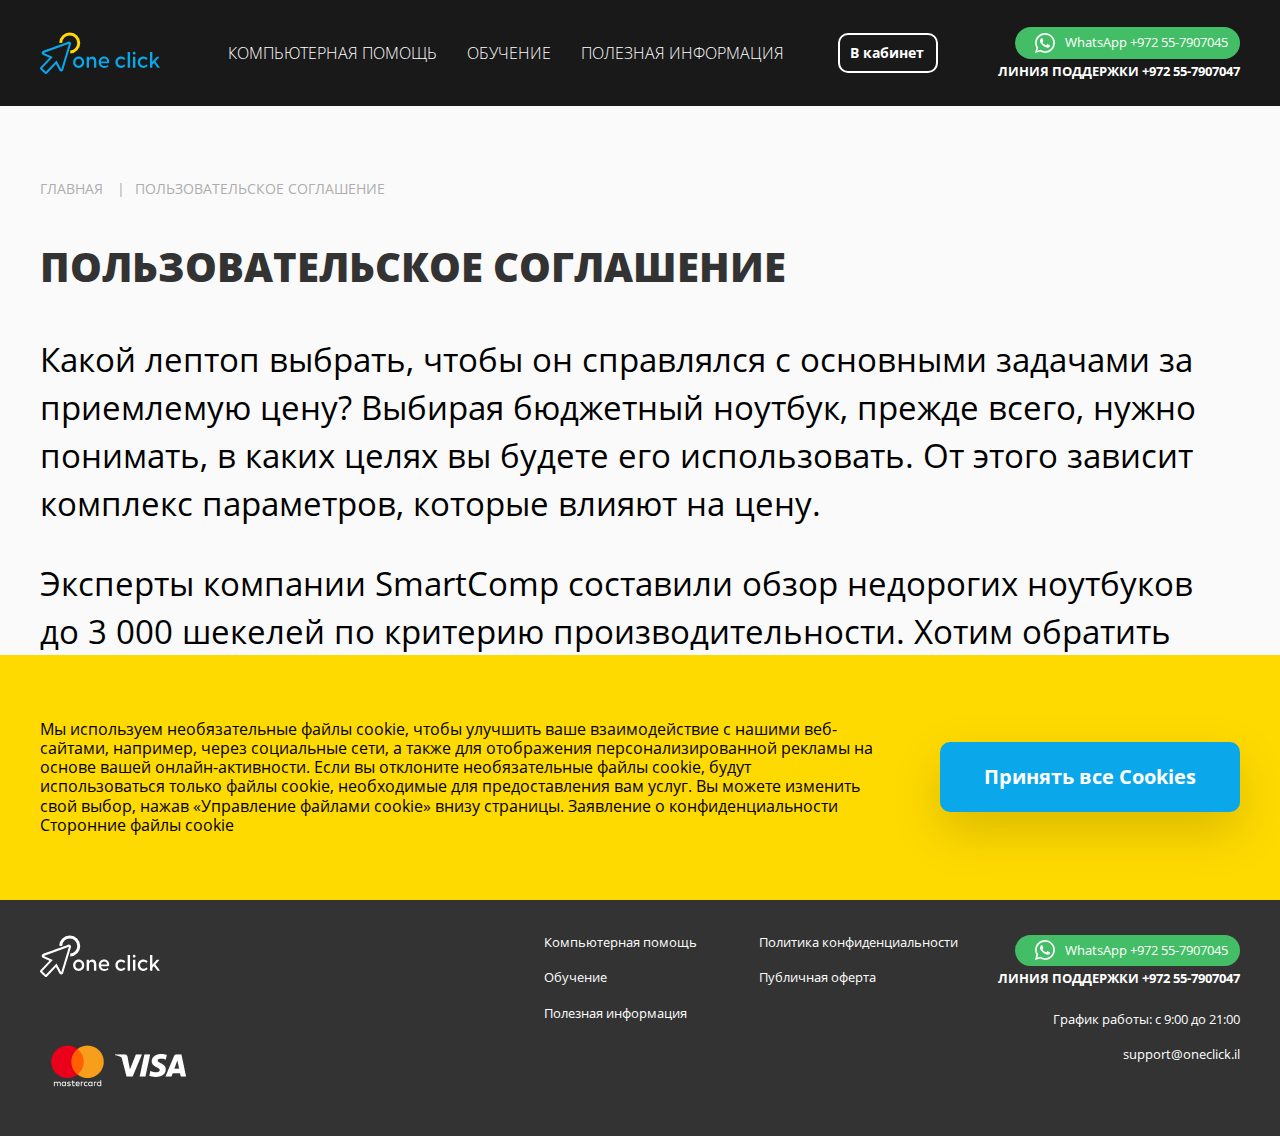
<file: agreement.html>
<!DOCTYPE html>
<html lang="ru">
	<head>
		<meta charset="UTF-8">
		<meta name="viewport" content="width=device-width, initial-scale=1, maximum-scale=1">
		<title>Компьютерная помощь онлайн</title>
        <link rel="stylesheet" href="fonts/fonts.css">
        <link rel="stylesheet" href="css/swiper-bundle.min.css">
        <link rel="stylesheet" href="css/style.css">
	</head>
	<body>

     <svg style="display: none">
        <symbol>
            <g id="arrow">
              <path fill-rule="evenodd" clip-rule="evenodd" d="M2.5 5C2.5 4.33696 2.76339 3.70107 3.23223 3.23223C3.70107 2.76339 4.33696 2.5 5 2.5H35C35.663 2.5 36.2989 2.76339 36.7678 3.23223C37.2366 3.70107 37.5 4.33696 37.5 5V35C37.5 35.663 37.2366 36.2989 36.7678 36.7678C36.2989 37.2366 35.663 37.5 35 37.5H5C4.33696 37.5 3.70107 37.2366 3.23223 36.7678C2.76339 36.2989 2.5 35.663 2.5 35V5ZM40 5C40 3.67392 39.4732 2.40215 38.5355 1.46447C37.5979 0.526784 36.3261 0 35 0L5 0C3.67392 0 2.40215 0.526784 1.46447 1.46447C0.526785 2.40215 0 3.67392 0 5V35C0 36.3261 0.526785 37.5979 1.46447 38.5355C2.40215 39.4732 3.67392 40 5 40H35C36.3261 40 37.5979 39.4732 38.5355 38.5355C39.4732 37.5979 40 36.3261 40 35V5ZM28.75 18.75C29.0815 18.75 29.3995 18.8817 29.6339 19.1161C29.8683 19.3505 30 19.6685 30 20C30 20.3315 29.8683 20.6495 29.6339 20.8839C29.3995 21.1183 29.0815 21.25 28.75 21.25H14.2675L19.635 26.615C19.7512 26.7312 19.8434 26.8692 19.9063 27.021C19.9692 27.1729 20.0016 27.3356 20.0016 27.5C20.0016 27.6644 19.9692 27.8271 19.9063 27.979C19.8434 28.1308 19.7512 28.2688 19.635 28.385C19.5188 28.5012 19.3808 28.5934 19.229 28.6563C19.0771 28.7192 18.9144 28.7516 18.75 28.7516C18.5856 28.7516 18.4229 28.7192 18.271 28.6563C18.1192 28.5934 17.9812 28.5012 17.865 28.385L10.365 20.885C10.2486 20.7689 10.1562 20.6309 10.0932 20.4791C10.0302 20.3272 9.99777 20.1644 9.99777 20C9.99777 19.8356 10.0302 19.6728 10.0932 19.5209C10.1562 19.3691 10.2486 19.2311 10.365 19.115L17.865 11.615C17.9812 11.4988 18.1192 11.4066 18.271 11.3437C18.4229 11.2808 18.5856 11.2484 18.75 11.2484C18.9144 11.2484 19.0771 11.2808 19.229 11.3437C19.3808 11.4066 19.5188 11.4988 19.635 11.615C19.7512 11.7312 19.8434 11.8692 19.9063 12.021C19.9692 12.1729 20.0016 12.3356 20.0016 12.5C20.0016 12.6644 19.9692 12.8271 19.9063 12.979C19.8434 13.1308 19.7512 13.2688 19.635 13.385L14.2675 18.75H28.75Z"/>
            </g>
      </symbol>
     </svg>

      <header class="main-header main-header--inner">
        <div class="container container--inner">
           <div class="main-header__block">
              <a href="#" class="main-header__image"> 
                <img src="img/icons/logo-header.svg" alt="">
              </a>
              <div class="main-header__wrap">
                  <div class="mobile-wrap">
                      <p class="main-header__description">Меню</p>
                      <div class="main-nav__toggle">
                          <span class="line-burger"></span>
                       </div>
                  </div>
                  <ul class="main-header__list" style="">
                      <li>
                          <a href="#" class="main-header__link">Компьютерная помощь</a>
                      </li>
                      <li>
                          <a href="#" class="main-header__link">Обучение</a>
                      </li>
                      <li>
                          <a href="#" class="main-header__link">Полезная информация</a>
                      </li>
                  </ul>
              </div>
              <a href="#" class="main-header__elem">В кабинет</a>
              <div class="main-header__holder">
               <a href="tel:+972557907045" class="footer__phone">WhatsApp +972 55-7907045</a>
               <a href="tel:+972557907047" class="footer__text">Линия Поддержки +972 55-7907047</a>
              </div>
             </div>
        </div>   
     </header>

     <section class="single single--content">
        <div class="container container--inner">
          <ul class="breadcrumbs__list"> 
              <li><a href="#">Главная </a></li>
              <li>Пользовательское соглашение</li>
           </ul>
           <p class="title title--inner">Пользовательское соглашение</p>
           <div class="single__text">
             <p>Какой лептоп выбрать, чтобы он справлялся с основными задачами за приемлемую цену? Выбирая бюджетный ноутбук, прежде всего, нужно 
              понимать, в каких целях вы будете его использовать. От этого зависит комплекс параметров, которые влияют на цену.

              <p>Эксперты компании SmartComp составили обзор недорогих ноутбуков до 3 000 шекелей по критерию производительности. Хотим обратить ваше внимание, что ценовая категория этих моделей актуальна в Израиле на июнь 2020 года и может со временем меняться.</p>

              <p>Какой лептоп выбрать, чтобы он справлялся с основными</p>
           </div>
         </div>
     </section>

     <footer class="footer">
       <div class="container container--inner">
         <div class="footer__wrap">
            <div class="footer__block">
               <a href="#" class="footer__image">
                <img src="img/icons/logo-footer.svg">
              </a>
              <div class="footer__partners">
                <a class="footer__box">
                  <img src="img/mastercard.png">
                </a>
                <a class="footer__box">
                  <img src="img/visa.png">
                </a>
              </div>
            </div>
            <ul class="footer__list">
              <li><a href="#" class="footer__link">Компьютерная помощь</a></li>
              <li><a href="#" class="footer__link">Обучение</a></li>
              <li><a href="#" class="footer__link">Полезная информация</a></li>
              <li><a href="#" class="footer__link">Политика конфиденциальности</a></li>
              <li><a href="#" class="footer__link">Публичная оферта</a></li>
            </ul>
            <div class="footer__holder">
                <a href="tel:+972557907045" class="footer__phone">WhatsApp +972 55-7907045</a>
                <a href="tel:+972557907047" class="footer__text">Линия Поддержки +972 55-7907047</a>
                <p class="footer__info">График работы: с 9:00 до 21:00</p>
                <a href="mailto:support@oneclick.il" class="footer__email">support@oneclick.il</a>
            </div>
         </div>
       </div>
     </footer>

     <section class="add">
      <div class="container container--inner">
        <div class="add__inner">
         <div class="add__text">
           <p>Мы используем необязательные файлы cookie, чтобы улучшить ваше взаимодействие с нашими веб-сайтами, например, через социальные сети, а также для отображения персонализированной рекламы на основе вашей онлайн-активности. Если вы отклоните необязательные файлы cookie, будут использоваться только файлы cookie, необходимые для предоставления вам услуг. Вы можете изменить свой выбор, нажав «Управление файлами cookie» внизу страницы. Заявление о конфиденциальности Сторонние файлы cookie</p>
         </div>
         <button class="btn btn--add">Принять все Cookies</button>
         </div>
       </div>
     </section>

    <script src="js/jquery-3.3.1.min.js"></script>
    <script src="js/swiper-bundle.min.js"></script>
    <script src="js/main.js"></script>

    </body>
</html>
</file>
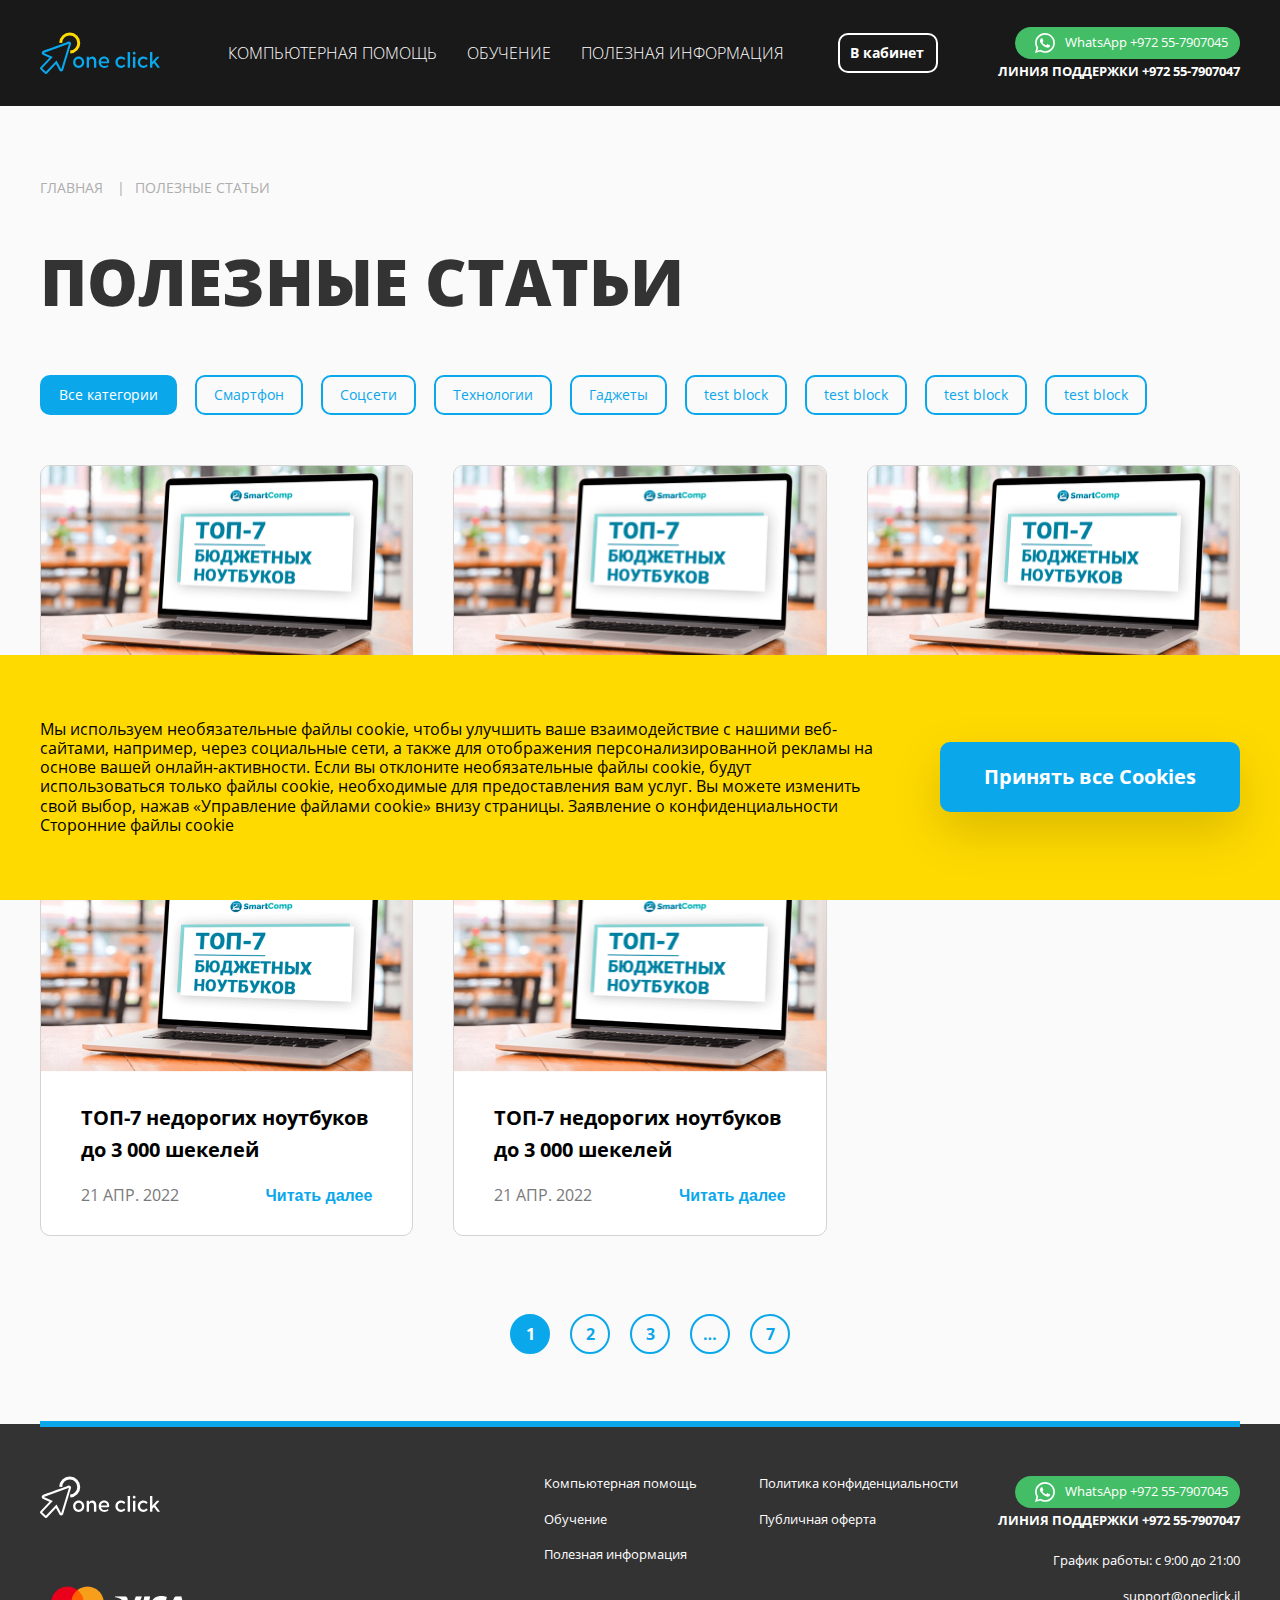
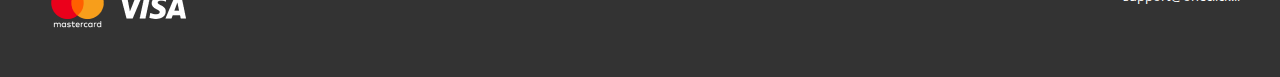
<file: blog.html>
<!DOCTYPE html>
<html lang="ru">
	<head>
		<meta charset="UTF-8">
		<meta name="viewport" content="width=device-width, initial-scale=1, maximum-scale=1">
		<title>Компьютерная помощь онлайн</title>
        <link rel="stylesheet" href="fonts/fonts.css">
        <link rel="stylesheet" href="css/swiper-bundle.min.css">
        <link rel="stylesheet" href="css/style.css">
	</head>
	<body>

     <svg style="display: none">
        <symbol>
            <g id="arrow">
              <path fill-rule="evenodd" clip-rule="evenodd" d="M2.5 5C2.5 4.33696 2.76339 3.70107 3.23223 3.23223C3.70107 2.76339 4.33696 2.5 5 2.5H35C35.663 2.5 36.2989 2.76339 36.7678 3.23223C37.2366 3.70107 37.5 4.33696 37.5 5V35C37.5 35.663 37.2366 36.2989 36.7678 36.7678C36.2989 37.2366 35.663 37.5 35 37.5H5C4.33696 37.5 3.70107 37.2366 3.23223 36.7678C2.76339 36.2989 2.5 35.663 2.5 35V5ZM40 5C40 3.67392 39.4732 2.40215 38.5355 1.46447C37.5979 0.526784 36.3261 0 35 0L5 0C3.67392 0 2.40215 0.526784 1.46447 1.46447C0.526785 2.40215 0 3.67392 0 5V35C0 36.3261 0.526785 37.5979 1.46447 38.5355C2.40215 39.4732 3.67392 40 5 40H35C36.3261 40 37.5979 39.4732 38.5355 38.5355C39.4732 37.5979 40 36.3261 40 35V5ZM28.75 18.75C29.0815 18.75 29.3995 18.8817 29.6339 19.1161C29.8683 19.3505 30 19.6685 30 20C30 20.3315 29.8683 20.6495 29.6339 20.8839C29.3995 21.1183 29.0815 21.25 28.75 21.25H14.2675L19.635 26.615C19.7512 26.7312 19.8434 26.8692 19.9063 27.021C19.9692 27.1729 20.0016 27.3356 20.0016 27.5C20.0016 27.6644 19.9692 27.8271 19.9063 27.979C19.8434 28.1308 19.7512 28.2688 19.635 28.385C19.5188 28.5012 19.3808 28.5934 19.229 28.6563C19.0771 28.7192 18.9144 28.7516 18.75 28.7516C18.5856 28.7516 18.4229 28.7192 18.271 28.6563C18.1192 28.5934 17.9812 28.5012 17.865 28.385L10.365 20.885C10.2486 20.7689 10.1562 20.6309 10.0932 20.4791C10.0302 20.3272 9.99777 20.1644 9.99777 20C9.99777 19.8356 10.0302 19.6728 10.0932 19.5209C10.1562 19.3691 10.2486 19.2311 10.365 19.115L17.865 11.615C17.9812 11.4988 18.1192 11.4066 18.271 11.3437C18.4229 11.2808 18.5856 11.2484 18.75 11.2484C18.9144 11.2484 19.0771 11.2808 19.229 11.3437C19.3808 11.4066 19.5188 11.4988 19.635 11.615C19.7512 11.7312 19.8434 11.8692 19.9063 12.021C19.9692 12.1729 20.0016 12.3356 20.0016 12.5C20.0016 12.6644 19.9692 12.8271 19.9063 12.979C19.8434 13.1308 19.7512 13.2688 19.635 13.385L14.2675 18.75H28.75Z"/>
            </g>
      </symbol>
     </svg>

      <header class="main-header main-header--inner">
        <div class="container container--inner">
           <div class="main-header__block">
              <a href="#" class="main-header__image"> 
                <img src="img/icons/logo-header.svg" alt="">
              </a>
              <div class="main-header__wrap">
                  <div class="mobile-wrap">
                      <p class="main-header__description">Меню</p>
                      <div class="main-nav__toggle">
                          <span class="line-burger"></span>
                       </div>
                  </div>
                  <ul class="main-header__list" style="">
                      <li>
                          <a href="#" class="main-header__link">Компьютерная помощь</a>
                      </li>
                      <li>
                          <a href="#" class="main-header__link">Обучение</a>
                      </li>
                      <li>
                          <a href="#" class="main-header__link">Полезная информация</a>
                      </li>
                  </ul>
              </div>
              <a href="#" class="main-header__elem">В кабинет</a>
              <div class="main-header__holder">
               <a href="tel:+972557907045" class="footer__phone">WhatsApp +972 55-7907045</a>
               <a href="tel:+972557907047" class="footer__text">Линия Поддержки +972 55-7907047</a>
              </div>
             </div>
        </div>   
     </header>

      <section class="blog--page">
       <div class="container container--inner">
        <ul class="breadcrumbs__list"> 
            <li><a href="#">Главная </a></li>
            <li>Полезные статьи</li>
         </ul>
         <p class="title title--inner">Полезные статьи</p>
         <div class="blog__row">
           <ul class="blog__tabs">
             <li class="blog__col blog__col--active"  data-filter="all">Все категории</li>
              <li class="blog__col" data-filter="smartphone">Смартфон</li>
              <li class="blog__col" data-filter="social">Соцсети</li>
              <li class="blog__col" data-filter="technology">Технологии</li>
              <li class="blog__col" data-filter="gadgets">Гаджеты</li>
              <li class="blog__col">test block</li>
              <li class="blog__col">test block</li>
              <li class="blog__col">test block</li>
              <li class="blog__col">test block</li>
               <li class="blog__col">test block</li>
           </ul>
           <button class="blog__btn" style="display: none;">Больше</button>
         </div>

         <div class="blog__wrap">
            <a href="#" class="blog__item" data-filter="smartphone">  
              <div class="blog__image"> 
                <img src="img/bg-blog.png">
              </div>
              <div class="blog__content"> 
                 <p class="blog__title"> ТОП-7 недорогих ноутбуков до 3 000 шекелей</p>
                 <div class="blog__inner">  
                   <p class="blog__date">21 апр. 2022</p>
                   <button class="blog__details">Читать далее</button>
                 </div>
              </div>
            </a>
            <a href="#" class="blog__item" data-filter="social">  
              <div class="blog__image"> 
                <img src="img/bg-blog.png">
              </div>
              <div class="blog__content"> 
                 <p class="blog__title"> ТОП-7 недорогих ноутбуков до 3 000 шекелей</p>
                 <div class="blog__inner">  
                   <p class="blog__date">21 апр. 2022</p>
                   <button class="blog__details">Читать далее</button>
                 </div>
              </div>
            </a>
             <a href="#" class="blog__item" data-filter="social">  
              <div class="blog__image"> 
                <img src="img/bg-blog.png">
              </div>
              <div class="blog__content"> 
                 <p class="blog__title"> ТОП-7 недорогих ноутбуков до 3 000 шекелей</p>
                 <div class="blog__inner">  
                   <p class="blog__date">21 апр. 2022</p>
                   <button class="blog__details">Читать далее</button>
                 </div>
              </div>
            </a>
            <a href="#" class="blog__item" data-filter="technology">  
              <div class="blog__image"> 
                <img src="img/bg-blog.png">
              </div>
              <div class="blog__content"> 
                 <p class="blog__title"> ТОП-7 недорогих ноутбуков до 3 000 шекелей</p>
                 <div class="blog__inner">  
                   <p class="blog__date">21 апр. 2022</p>
                   <button class="blog__details">Читать далее</button>
                 </div>
              </div>
            </a>
            <a href="#" class="blog__item" data-filter="gadgets">  
              <div class="blog__image"> 
                <img src="img/bg-blog.png">
              </div>
              <div class="blog__content"> 
                 <p class="blog__title"> ТОП-7 недорогих ноутбуков до 3 000 шекелей</p>
                 <div class="blog__inner">  
                   <p class="blog__date">21 апр. 2022</p>
                   <button class="blog__details">Читать далее</button>
                 </div>
              </div>
            </a>
         </div> 
         <nav class="navigation pagination" role="navigation">
            <div class="nav-links">
                <a href="#" class="page-numbers current">1</a>
                <a href="#" class="page-numbers">2</a>
                <a href="#" class="page-numbers">3</a>
                <span class="page-numbers dots">…</span>
                <a href="#" class="page-numbers">7</a>
            </div>
        </nav>
       </div>
     </section>

     <footer class="footer">
       <div class="container container--inner">
         <div class="footer__wrap">
            <div class="footer__block">
               <a href="#" class="footer__image">
                <img src="img/icons/logo-footer.svg">
              </a>
              <div class="footer__partners">
                <a class="footer__box">
                  <img src="img/mastercard.png">
                </a>
                <a class="footer__box">
                  <img src="img/visa.png">
                </a>
              </div>
            </div>
            <ul class="footer__list">
              <li><a href="#" class="footer__link">Компьютерная помощь</a></li>
              <li><a href="#" class="footer__link">Обучение</a></li>
              <li><a href="#" class="footer__link">Полезная информация</a></li>
              <li><a href="#" class="footer__link">Политика конфиденциальности</a></li>
              <li><a href="#" class="footer__link">Публичная оферта</a></li>
            </ul>
            <div class="footer__holder">
                <a href="tel:+972557907045" class="footer__phone">WhatsApp +972 55-7907045</a>
                <a href="tel:+972557907047" class="footer__text">Линия Поддержки +972 55-7907047</a>
                <p class="footer__info">График работы: с 9:00 до 21:00</p>
                <a href="mailto:support@oneclick.il" class="footer__email">support@oneclick.il</a>
            </div>
         </div>
       </div>
     </footer>

     <section class="add">
      <div class="container container--inner">
        <div class="add__inner">
         <div class="add__text">
           <p>Мы используем необязательные файлы cookie, чтобы улучшить ваше взаимодействие с нашими веб-сайтами, например, через социальные сети, а также для отображения персонализированной рекламы на основе вашей онлайн-активности. Если вы отклоните необязательные файлы cookie, будут использоваться только файлы cookie, необходимые для предоставления вам услуг. Вы можете изменить свой выбор, нажав «Управление файлами cookie» внизу страницы. Заявление о конфиденциальности Сторонние файлы cookie</p>
         </div>
         <button class="btn btn--add">Принять все Cookies</button>
         </div>
       </div>
     </section>

    <script src="js/jquery-3.3.1.min.js"></script>
    <script src="js/swiper-bundle.min.js"></script>
    <script src="js/main.js"></script>

    </body>
</html>
</file>
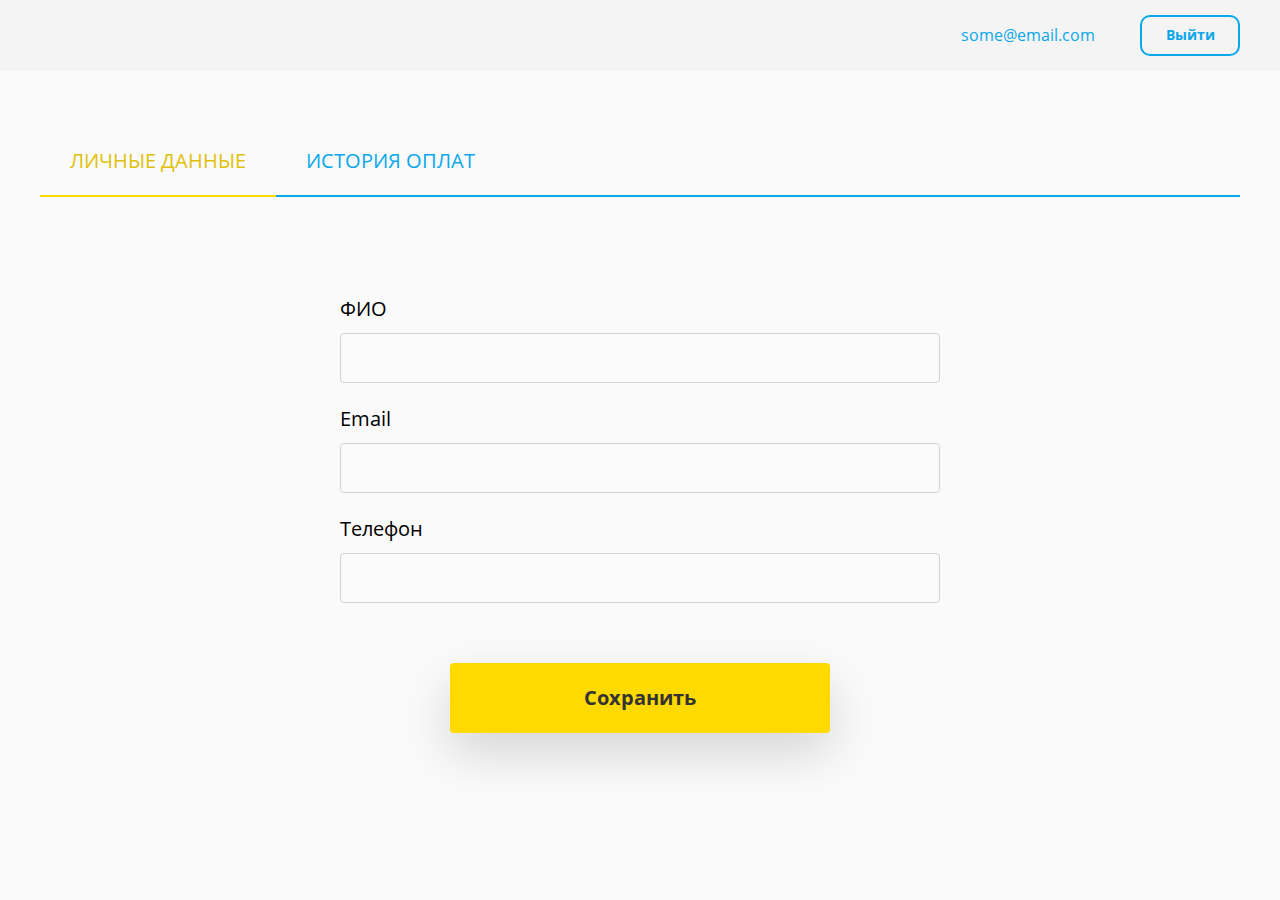
<file: cabiner.html>
<!DOCTYPE html>
<html lang="en">
	<head>
		<meta charset="UTF-8">
		<meta name="viewport" content="width=device-width, initial-scale=1, maximum-scale=1">
		<title>Компьютерная помощь онлайн</title>

        <link rel="stylesheet" href="fonts/fonts.css">
        <link rel="stylesheet" href="css/style.css">
	</head>
	<body>

     <svg style="display: none">
        <symbol>
            <g id="arrow">
              <path fill-rule="evenodd" clip-rule="evenodd" d="M2.5 5C2.5 4.33696 2.76339 3.70107 3.23223 3.23223C3.70107 2.76339 4.33696 2.5 5 2.5H35C35.663 2.5 36.2989 2.76339 36.7678 3.23223C37.2366 3.70107 37.5 4.33696 37.5 5V35C37.5 35.663 37.2366 36.2989 36.7678 36.7678C36.2989 37.2366 35.663 37.5 35 37.5H5C4.33696 37.5 3.70107 37.2366 3.23223 36.7678C2.76339 36.2989 2.5 35.663 2.5 35V5ZM40 5C40 3.67392 39.4732 2.40215 38.5355 1.46447C37.5979 0.526784 36.3261 0 35 0L5 0C3.67392 0 2.40215 0.526784 1.46447 1.46447C0.526785 2.40215 0 3.67392 0 5V35C0 36.3261 0.526785 37.5979 1.46447 38.5355C2.40215 39.4732 3.67392 40 5 40H35C36.3261 40 37.5979 39.4732 38.5355 38.5355C39.4732 37.5979 40 36.3261 40 35V5ZM28.75 18.75C29.0815 18.75 29.3995 18.8817 29.6339 19.1161C29.8683 19.3505 30 19.6685 30 20C30 20.3315 29.8683 20.6495 29.6339 20.8839C29.3995 21.1183 29.0815 21.25 28.75 21.25H14.2675L19.635 26.615C19.7512 26.7312 19.8434 26.8692 19.9063 27.021C19.9692 27.1729 20.0016 27.3356 20.0016 27.5C20.0016 27.6644 19.9692 27.8271 19.9063 27.979C19.8434 28.1308 19.7512 28.2688 19.635 28.385C19.5188 28.5012 19.3808 28.5934 19.229 28.6563C19.0771 28.7192 18.9144 28.7516 18.75 28.7516C18.5856 28.7516 18.4229 28.7192 18.271 28.6563C18.1192 28.5934 17.9812 28.5012 17.865 28.385L10.365 20.885C10.2486 20.7689 10.1562 20.6309 10.0932 20.4791C10.0302 20.3272 9.99777 20.1644 9.99777 20C9.99777 19.8356 10.0302 19.6728 10.0932 19.5209C10.1562 19.3691 10.2486 19.2311 10.365 19.115L17.865 11.615C17.9812 11.4988 18.1192 11.4066 18.271 11.3437C18.4229 11.2808 18.5856 11.2484 18.75 11.2484C18.9144 11.2484 19.0771 11.2808 19.229 11.3437C19.3808 11.4066 19.5188 11.4988 19.635 11.615C19.7512 11.7312 19.8434 11.8692 19.9063 12.021C19.9692 12.1729 20.0016 12.3356 20.0016 12.5C20.0016 12.6644 19.9692 12.8271 19.9063 12.979C19.8434 13.1308 19.7512 13.2688 19.635 13.385L14.2675 18.75H28.75Z"/>
            </g>
      </symbol>
     </svg>


     <section class="details">
       <div class="details__block">
         <div class="container container--inner">
            <div class="details__holder">
              <a href="mailto:some@email.com" class="details__email">some@email.com</a>
              <a href="" class="details__btn">Выйти</a>
            </div>
         </div>
       </div>
       <div class="container  container--inner">
         <div class="tabs__wrap">
            <p class="tabs__item tabs__item--active">Личные данные</p>
            <p class="tabs__item">История оплат</p>
         </div>
         <div class="tabs__content">
           <div class="tabs__box">
              <form action="" class="tabs__form">
                 <div class="user__block">
                      <div class="user__item">   
                          <label for="u_fio" class="label">ФИО</label>
                          <input id="u_fio" type="text" class="input">
                           <p class="error user__error--fio" style="display: none">Некорректный фио</p>
                      </div>
                      <div class="user__item">   
                          <label for="u_email" class="label">Email</label>
                          <input id="u_email" type="email" class="input">
                          <p class="error user__error--email" style="display: none">Некорректный email</p>
                      </div>
                      <div class="user__item">   
                          <label for="u_phone" class="label">Телефон</label>
                          <input id="u_phone" type="text" class="input">
                      </div>
                  </div>
                  <button id="u_save" class="btn btn--inner">Сохранить</button>
                </form>
           </div>
           <div class="tabs__box" style="display: none">
            <div class="details__table">
              <div class="details__row">
                <div class="details__item">
                  <p class="details__col">Номер</p>
                </div>
                <div class="details__item">
                   <p class="details__col">Наименование</p>
                </div>
                 <div class="details__item">
                    <p class="details__col">Cумма</p>
                 </div>
                <div class="details__item">
                  <p class="details__col">Cтатус</p>
                </div>
                <div class="details__item">
                  <p class="details__col">Дата</p>
                </div>
                <div class="details__item">
                  <p class="details__col">Действия</p>
                </div>
               </div>
               <div class="details__row">
                <div class="details__item">
                  <p class="details__col">2070463045</p>
                </div>
                <div class="details__item">
                   <p class="details__col">Покупка подписки “Абонемент на 12 месяцев”</p>
                </div>
                 <div class="details__item">
                    <p class="details__col">588.00 ILS</p>
                 </div>
                <div class="details__item">
                  <p class="details__status">Оплачено</p>
                </div>
                <div class="details__item">
                  <p class="details__col">01.03.2022</p>
                </div>
                <div class="details__item">
                  <p class="details__col"></p>
                </div>
               </div>
               <div class="details__row">
                <div class="details__item">
                  <p class="details__col">2070463045</p>
                </div>
                <div class="details__item">
                   <p class="details__col">Почасовая консультация</p>
                </div>
                 <div class="details__item">
                    <p class="details__col">588.00 ILS</p>
                 </div>
                <div class="details__item">
                  <p class="details__status details__status--nopay">Не оплачено</p>
                </div>
                <div class="details__item">
                  <p class="details__col">01.03.2022</p>
                </div>
                <div class="details__item">
                  <a href="#" class="details__btn">Оплатить</a>
                </div>
               </div>
              </div><!--end details__table-->
              <a href="#" class="btn btn--inner">Заказать новую услугу</a>
           </div>
         </div>
       </div>
     </section>

    <script src="js/jquery-3.3.1.min.js"></script>
    <script src="js/jquery.maskedinput.min.js"></script>
    <script src="js/main.js"></script>

    </body>
</html>
</file>
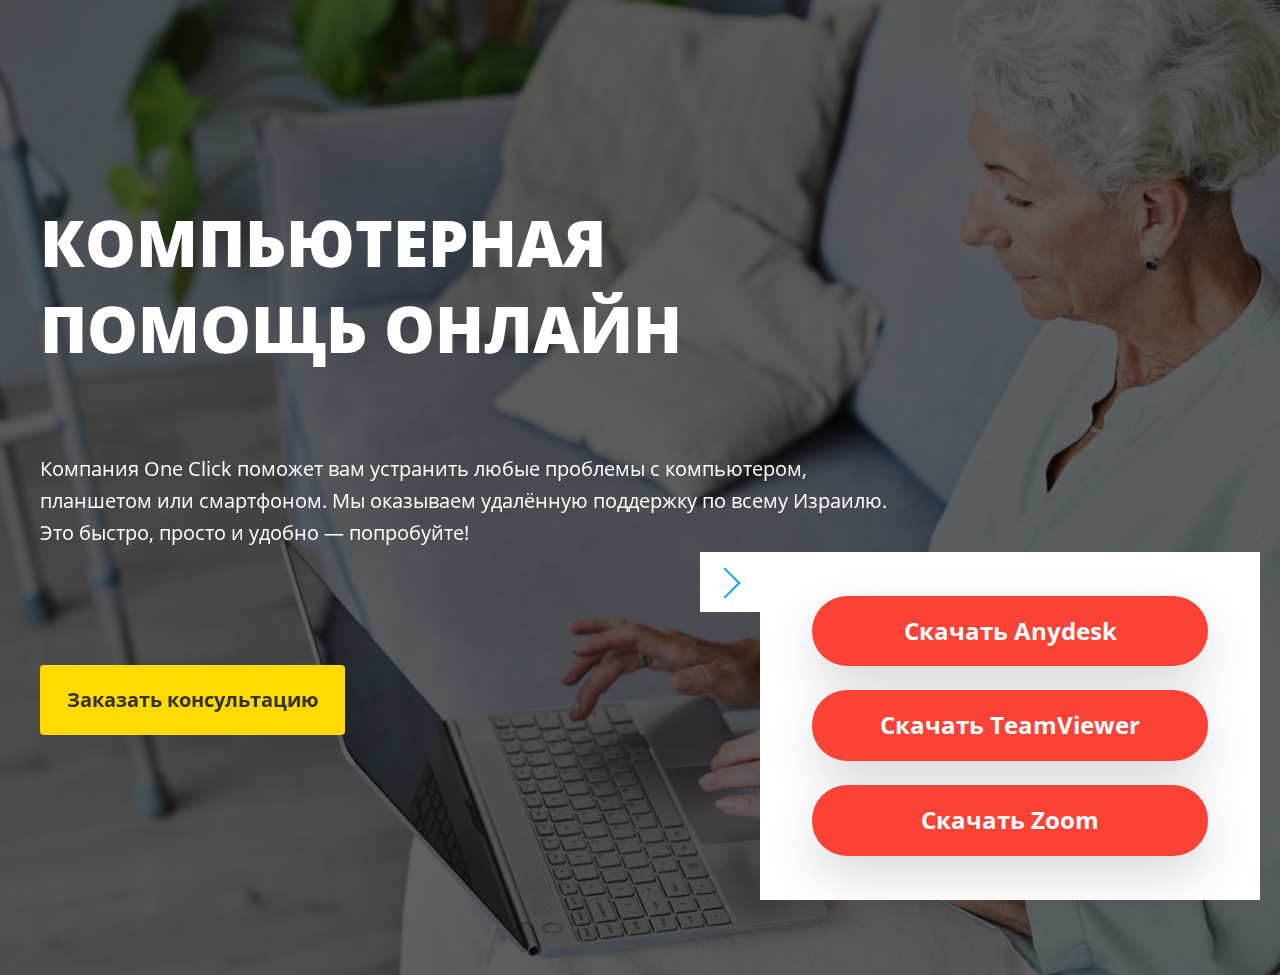
<file: files.html>
<!DOCTYPE html>
<html lang="ru">
	<head>
		<meta charset="UTF-8">
		<meta name="viewport" content="width=device-width, initial-scale=1, maximum-scale=1">
		<title>Компьютерная помощь онлайн</title>
        <link rel="stylesheet" href="fonts/fonts.css">
        <link rel="stylesheet" href="css/swiper-bundle.min.css">
        <link rel="stylesheet" href="css/style.css">
	</head>
	<body>

     <svg style="display: none">
        <symbol>
            <g id="arrow">
              <path fill-rule="evenodd" clip-rule="evenodd" d="M2.5 5C2.5 4.33696 2.76339 3.70107 3.23223 3.23223C3.70107 2.76339 4.33696 2.5 5 2.5H35C35.663 2.5 36.2989 2.76339 36.7678 3.23223C37.2366 3.70107 37.5 4.33696 37.5 5V35C37.5 35.663 37.2366 36.2989 36.7678 36.7678C36.2989 37.2366 35.663 37.5 35 37.5H5C4.33696 37.5 3.70107 37.2366 3.23223 36.7678C2.76339 36.2989 2.5 35.663 2.5 35V5ZM40 5C40 3.67392 39.4732 2.40215 38.5355 1.46447C37.5979 0.526784 36.3261 0 35 0L5 0C3.67392 0 2.40215 0.526784 1.46447 1.46447C0.526785 2.40215 0 3.67392 0 5V35C0 36.3261 0.526785 37.5979 1.46447 38.5355C2.40215 39.4732 3.67392 40 5 40H35C36.3261 40 37.5979 39.4732 38.5355 38.5355C39.4732 37.5979 40 36.3261 40 35V5ZM28.75 18.75C29.0815 18.75 29.3995 18.8817 29.6339 19.1161C29.8683 19.3505 30 19.6685 30 20C30 20.3315 29.8683 20.6495 29.6339 20.8839C29.3995 21.1183 29.0815 21.25 28.75 21.25H14.2675L19.635 26.615C19.7512 26.7312 19.8434 26.8692 19.9063 27.021C19.9692 27.1729 20.0016 27.3356 20.0016 27.5C20.0016 27.6644 19.9692 27.8271 19.9063 27.979C19.8434 28.1308 19.7512 28.2688 19.635 28.385C19.5188 28.5012 19.3808 28.5934 19.229 28.6563C19.0771 28.7192 18.9144 28.7516 18.75 28.7516C18.5856 28.7516 18.4229 28.7192 18.271 28.6563C18.1192 28.5934 17.9812 28.5012 17.865 28.385L10.365 20.885C10.2486 20.7689 10.1562 20.6309 10.0932 20.4791C10.0302 20.3272 9.99777 20.1644 9.99777 20C9.99777 19.8356 10.0302 19.6728 10.0932 19.5209C10.1562 19.3691 10.2486 19.2311 10.365 19.115L17.865 11.615C17.9812 11.4988 18.1192 11.4066 18.271 11.3437C18.4229 11.2808 18.5856 11.2484 18.75 11.2484C18.9144 11.2484 19.0771 11.2808 19.229 11.3437C19.3808 11.4066 19.5188 11.4988 19.635 11.615C19.7512 11.7312 19.8434 11.8692 19.9063 12.021C19.9692 12.1729 20.0016 12.3356 20.0016 12.5C20.0016 12.6644 19.9692 12.8271 19.9063 12.979C19.8434 13.1308 19.7512 13.2688 19.635 13.385L14.2675 18.75H28.75Z"/>
            </g>
      </symbol>
     </svg>

      <section class="info js-intersection">
       <div class="container container--inner">
          <div class="info__wrap">
            <p class="info__title">Компьютерная помощь онлайн</p>
            <div class="info__text">
              <p>Компания One Click поможет вам устранить любые проблемы с компьютером, планшетом или смартфоном. Мы оказываем удалённую поддержку по всему Израилю. Это быстро, просто и удобно — попробуйте!</p>
            </div>
            <button class="btn btn--info">Заказать консультацию</button>
          </div>
       </div>
     </section>

     <section class="files">
      <button class="files__close"></button>  
       <ul class="files__wrap">  
          <li><a href="#" class="files__item">Скачать Anydesk</a></li>
          <li><a href="#" class="files__item">Скачать TeamViewer</a></li>
          <li><a href="#" class="files__item">Скачать Zoom</a></li>
       </ul>
     </section>

    <script src="js/jquery-3.3.1.min.js"></script>
    <script src="js/swiper-bundle.min.js"></script>
    <script src="js/main.js"></script>

    </body>
</html>
</file>
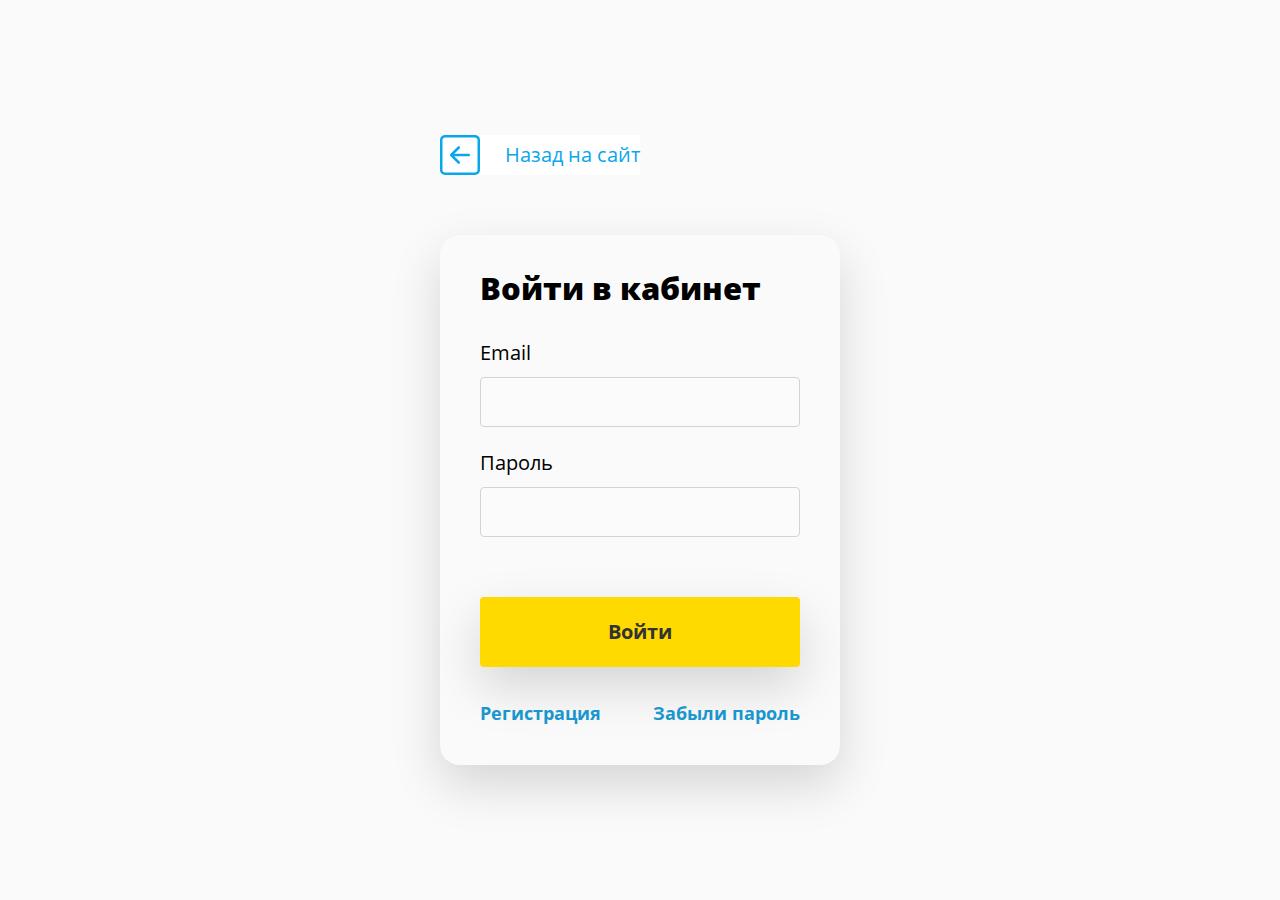
<file: login.html>
<!DOCTYPE html>
<html lang="en">
	<head>
		<meta charset="UTF-8">
		<meta name="viewport" content="width=device-width, initial-scale=1, maximum-scale=1">
		<title>Компьютерная помощь онлайн</title>

        <link rel="stylesheet" href="fonts/fonts.css">
        <link rel="stylesheet" href="css/style.css">
	</head>
	<body class="page-user">

     <svg style="display: none">
        <symbol>
            <g id="arrow">
              <path fill-rule="evenodd" clip-rule="evenodd" d="M2.5 5C2.5 4.33696 2.76339 3.70107 3.23223 3.23223C3.70107 2.76339 4.33696 2.5 5 2.5H35C35.663 2.5 36.2989 2.76339 36.7678 3.23223C37.2366 3.70107 37.5 4.33696 37.5 5V35C37.5 35.663 37.2366 36.2989 36.7678 36.7678C36.2989 37.2366 35.663 37.5 35 37.5H5C4.33696 37.5 3.70107 37.2366 3.23223 36.7678C2.76339 36.2989 2.5 35.663 2.5 35V5ZM40 5C40 3.67392 39.4732 2.40215 38.5355 1.46447C37.5979 0.526784 36.3261 0 35 0L5 0C3.67392 0 2.40215 0.526784 1.46447 1.46447C0.526785 2.40215 0 3.67392 0 5V35C0 36.3261 0.526785 37.5979 1.46447 38.5355C2.40215 39.4732 3.67392 40 5 40H35C36.3261 40 37.5979 39.4732 38.5355 38.5355C39.4732 37.5979 40 36.3261 40 35V5ZM28.75 18.75C29.0815 18.75 29.3995 18.8817 29.6339 19.1161C29.8683 19.3505 30 19.6685 30 20C30 20.3315 29.8683 20.6495 29.6339 20.8839C29.3995 21.1183 29.0815 21.25 28.75 21.25H14.2675L19.635 26.615C19.7512 26.7312 19.8434 26.8692 19.9063 27.021C19.9692 27.1729 20.0016 27.3356 20.0016 27.5C20.0016 27.6644 19.9692 27.8271 19.9063 27.979C19.8434 28.1308 19.7512 28.2688 19.635 28.385C19.5188 28.5012 19.3808 28.5934 19.229 28.6563C19.0771 28.7192 18.9144 28.7516 18.75 28.7516C18.5856 28.7516 18.4229 28.7192 18.271 28.6563C18.1192 28.5934 17.9812 28.5012 17.865 28.385L10.365 20.885C10.2486 20.7689 10.1562 20.6309 10.0932 20.4791C10.0302 20.3272 9.99777 20.1644 9.99777 20C9.99777 19.8356 10.0302 19.6728 10.0932 19.5209C10.1562 19.3691 10.2486 19.2311 10.365 19.115L17.865 11.615C17.9812 11.4988 18.1192 11.4066 18.271 11.3437C18.4229 11.2808 18.5856 11.2484 18.75 11.2484C18.9144 11.2484 19.0771 11.2808 19.229 11.3437C19.3808 11.4066 19.5188 11.4988 19.635 11.615C19.7512 11.7312 19.8434 11.8692 19.9063 12.021C19.9692 12.1729 20.0016 12.3356 20.0016 12.5C20.0016 12.6644 19.9692 12.8271 19.9063 12.979C19.8434 13.1308 19.7512 13.2688 19.635 13.385L14.2675 18.75H28.75Z"/>
            </g>
      </symbol>
     </svg>

    <section class="user">
        <div class="container"> 
            <a href="#" class="user__btn">
                <svg class="user__arrow" xmlns="http://www.w3.org/2000/svg" viewBox="0 0 40 40">
                  <use xlink:href="#arrow"/>
              </svg>
               <span class="user__elem">Назад на сайт</span>
            </a>
            <form action="" class="user__form">
                <p class="user__title">Войти в кабинет</p>
                <div class="user__block">
                    <div class="user__item">   
                        <label for="u_email" class="label">Email</label>
                        <input id="u_email" type="email" class="input">
                        <p class="error user__error--email" style="display: none">Некорректный email</p>
                    </div>
                    <div class="user__item">   
                        <label for="u_password" class="label">Пароль</label>
                        <input id="u_password" type="password" class="input">
                         <p class="error user__error--password" style="display: none">Некорректный пароль</p>
                    </div>
                </div>
          
                <button id="u_login" class="btn">Войти</button>
                 <div class="user__row">
                    <a href="#" class="user__col">Регистрация</a>
                    <a href="#" class="user__col">Забыли пароль</a>
                </div>
            </form>
           
        </div> 
    </section>  

    <script src="js/jquery-3.3.1.min.js"></script>
    <script src="js/jquery.maskedinput.min.js"></script>
    <script src="js/main.js"></script>

    </body>
</html>
</file>
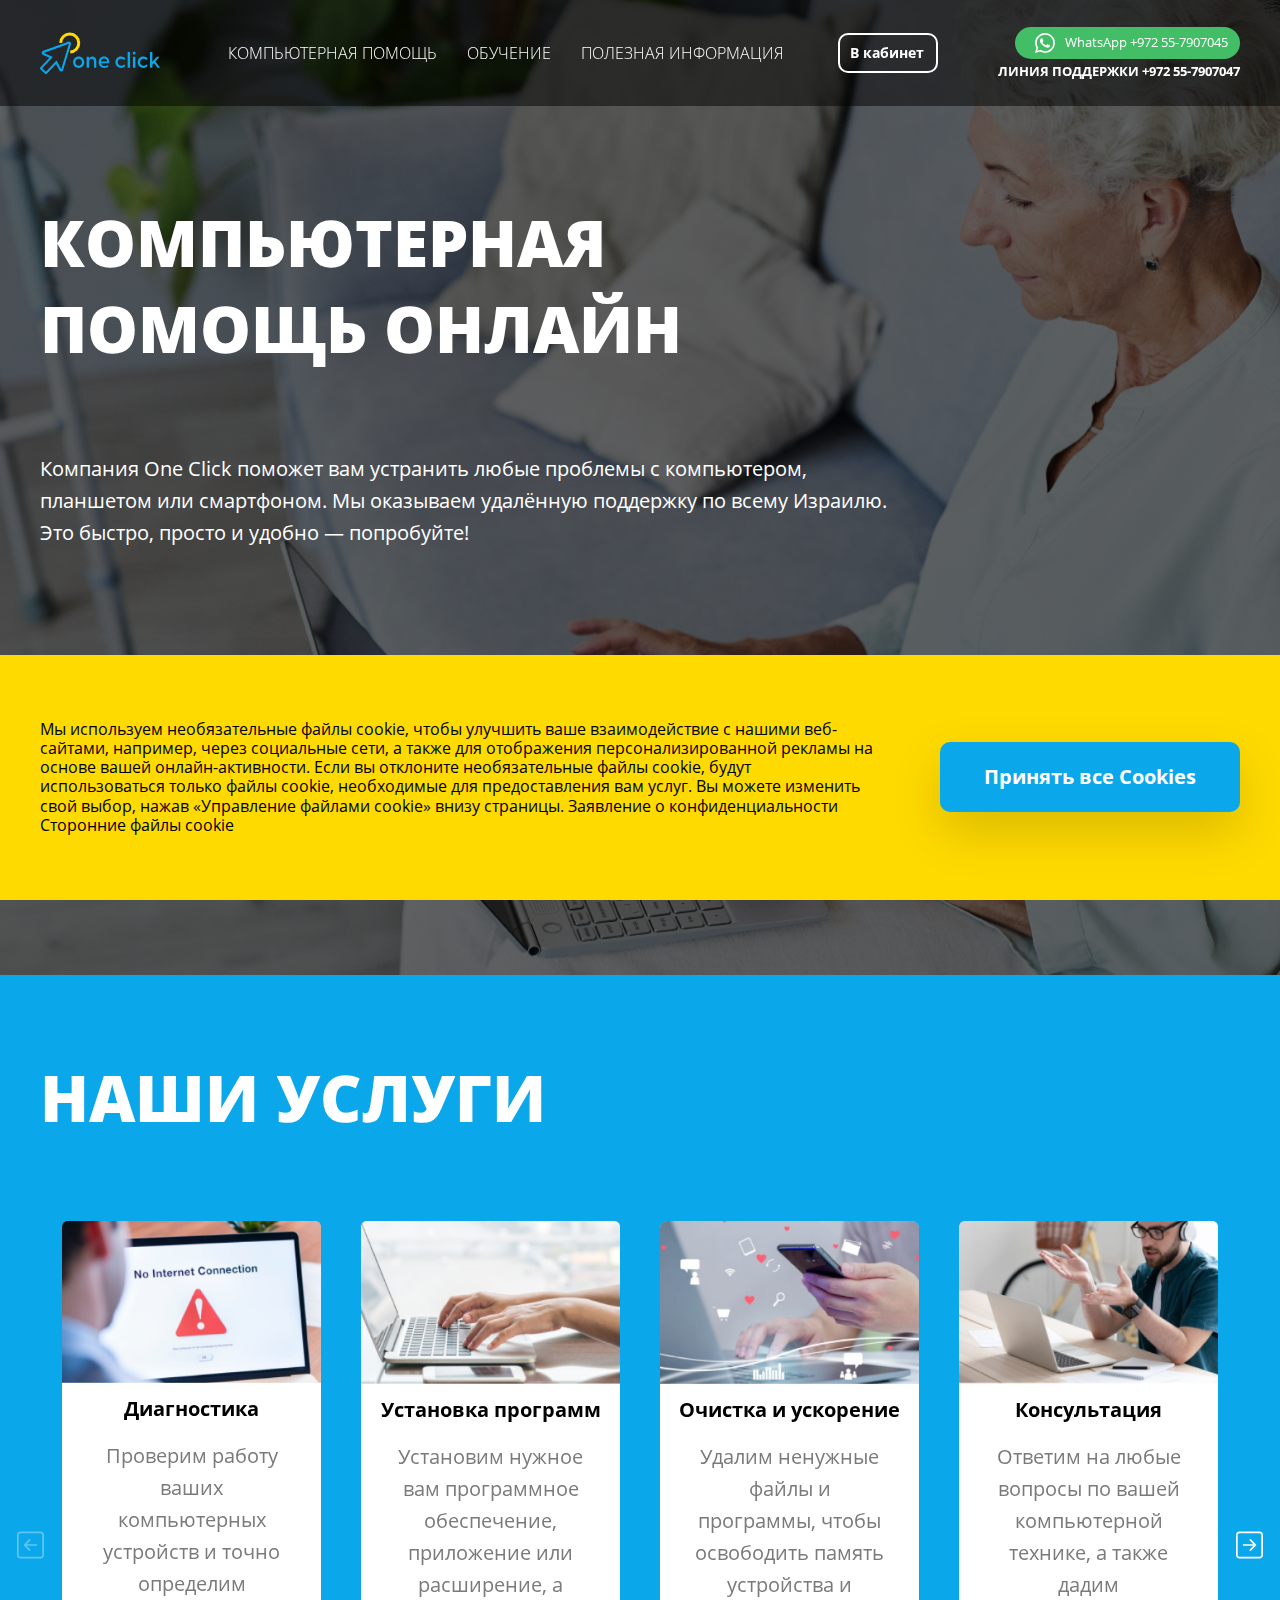
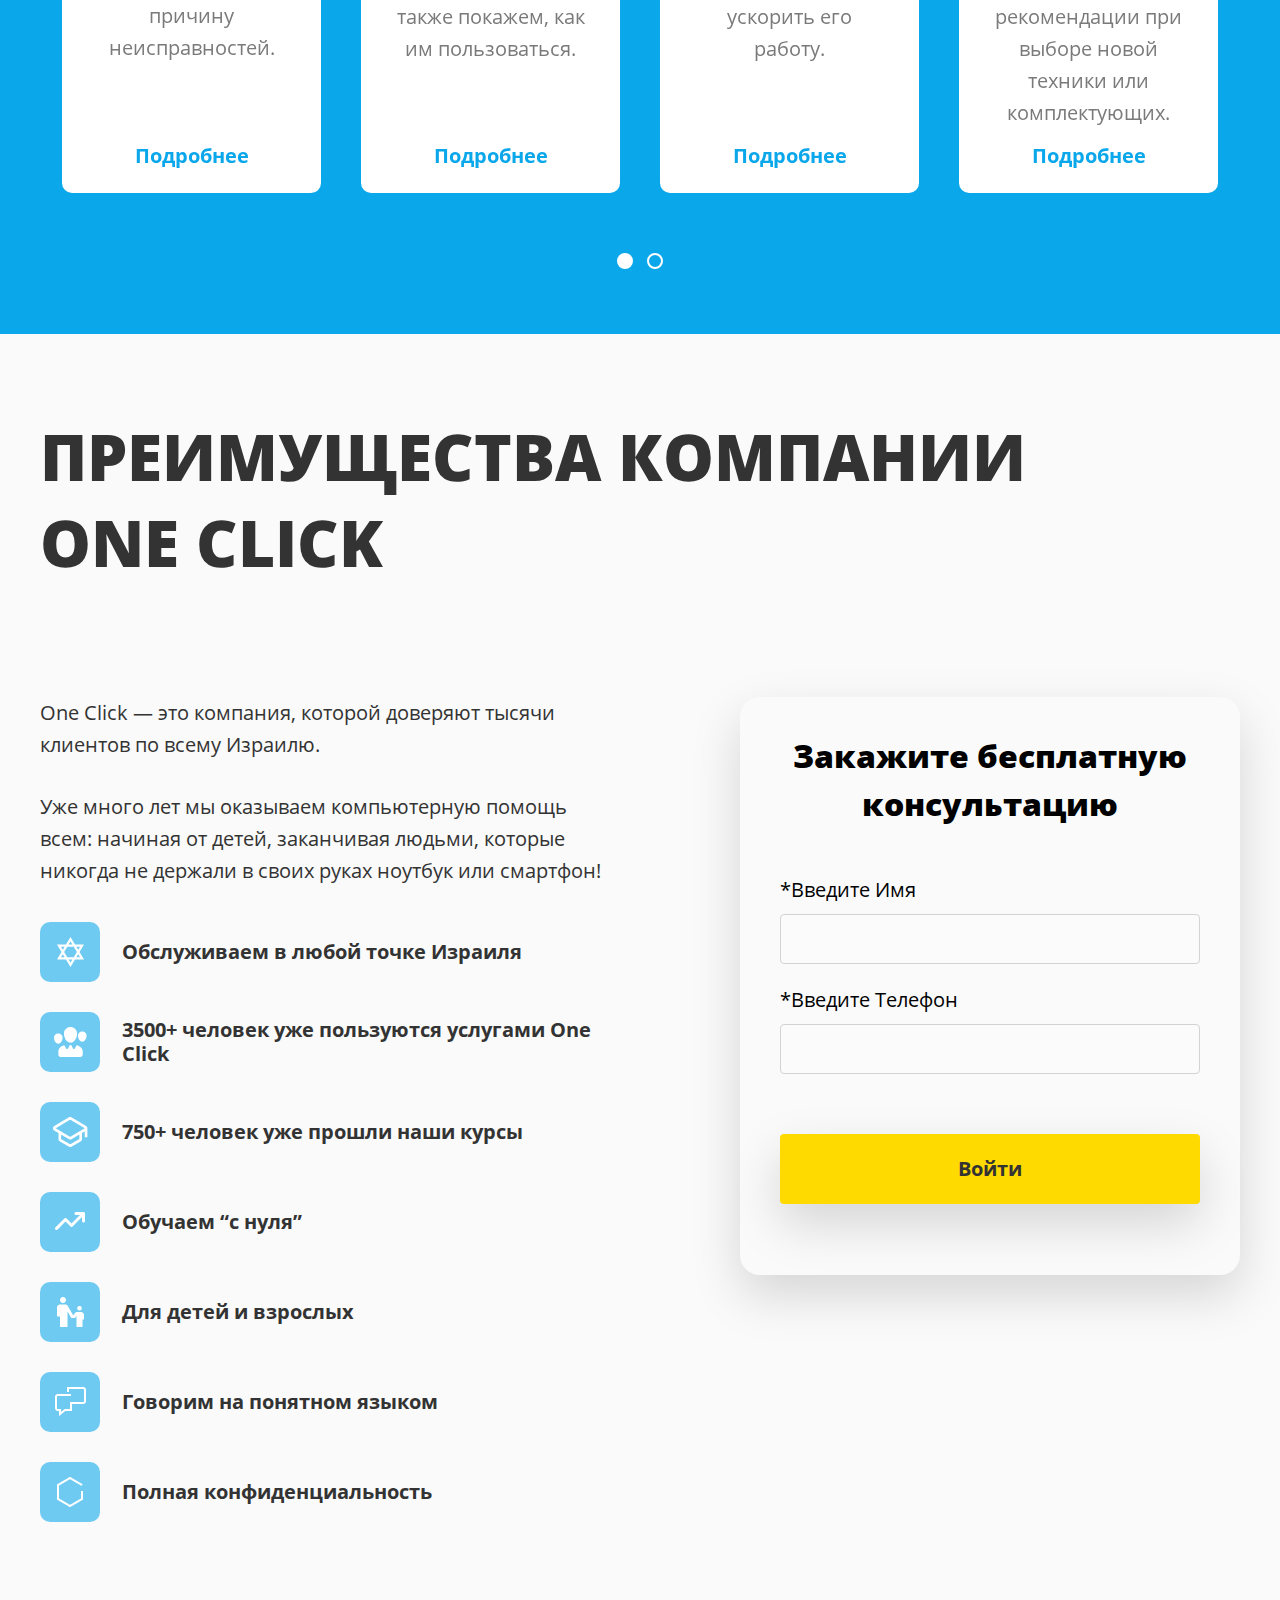
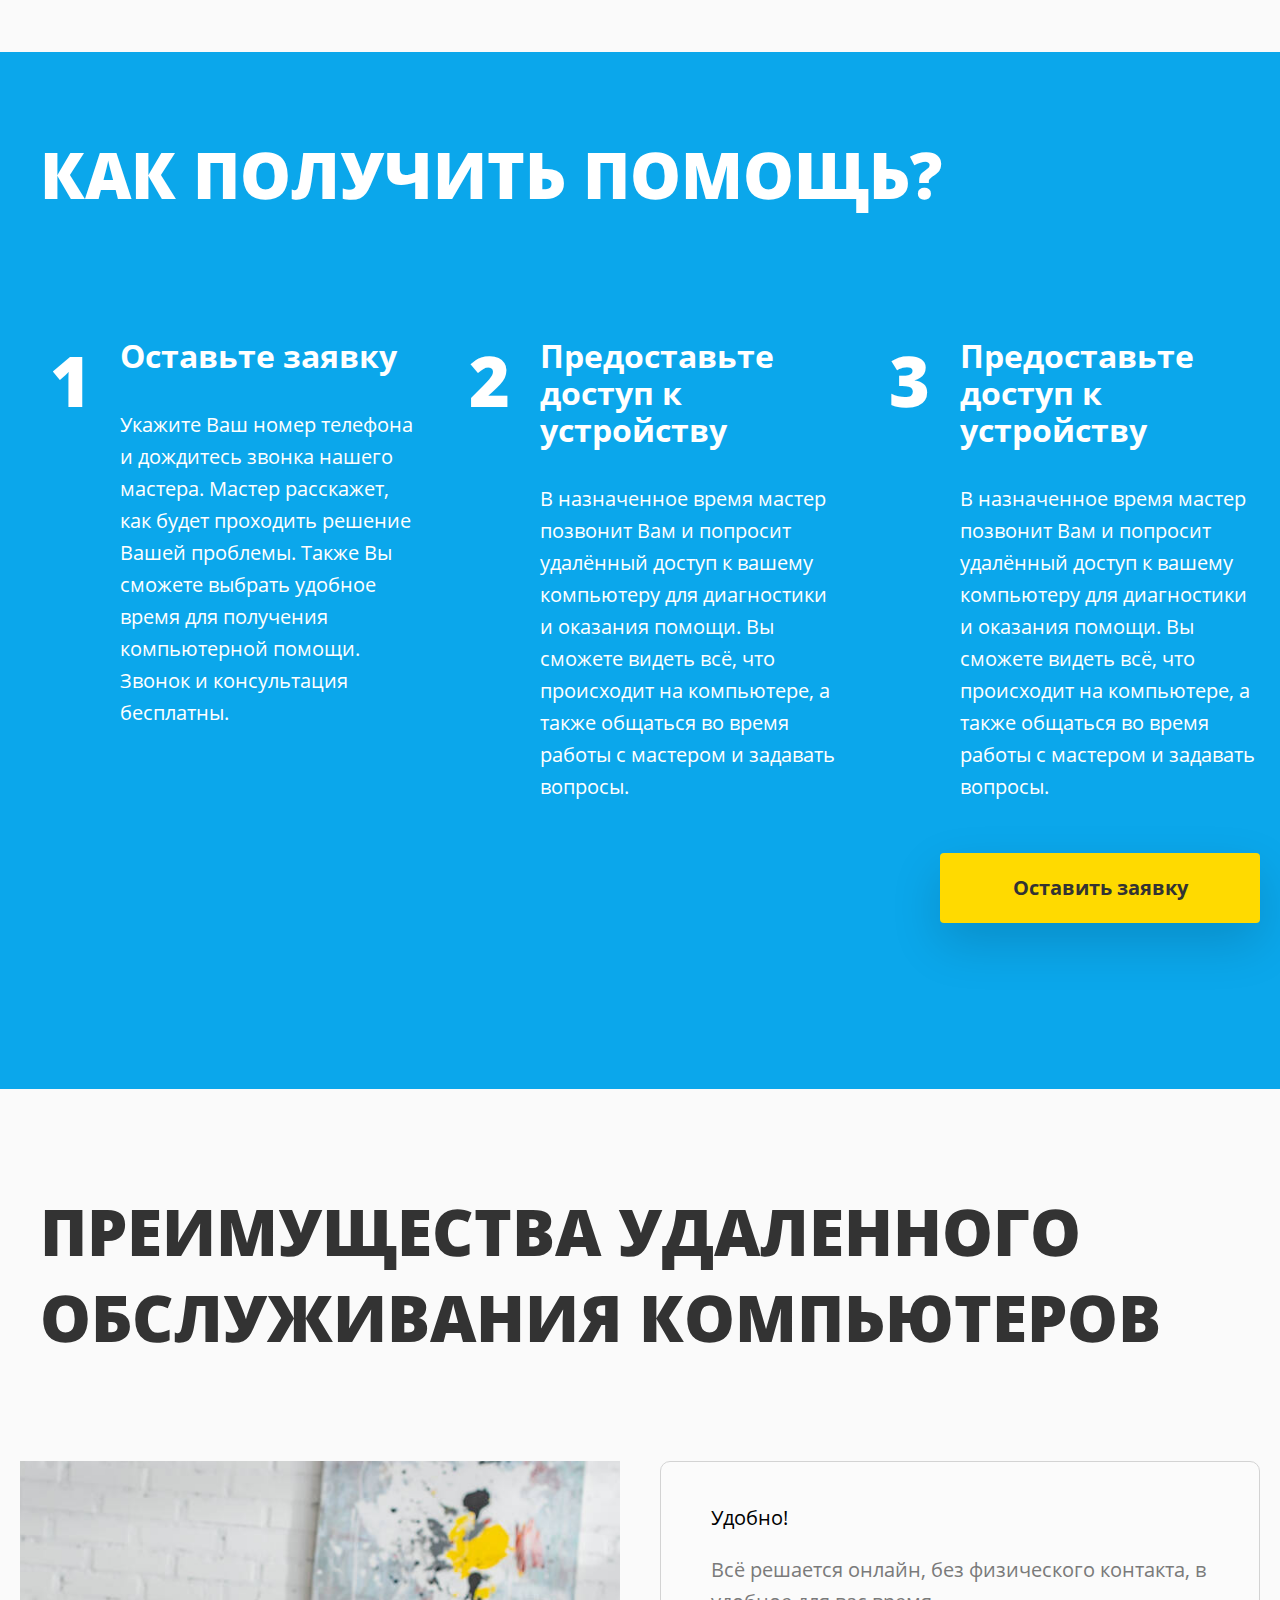
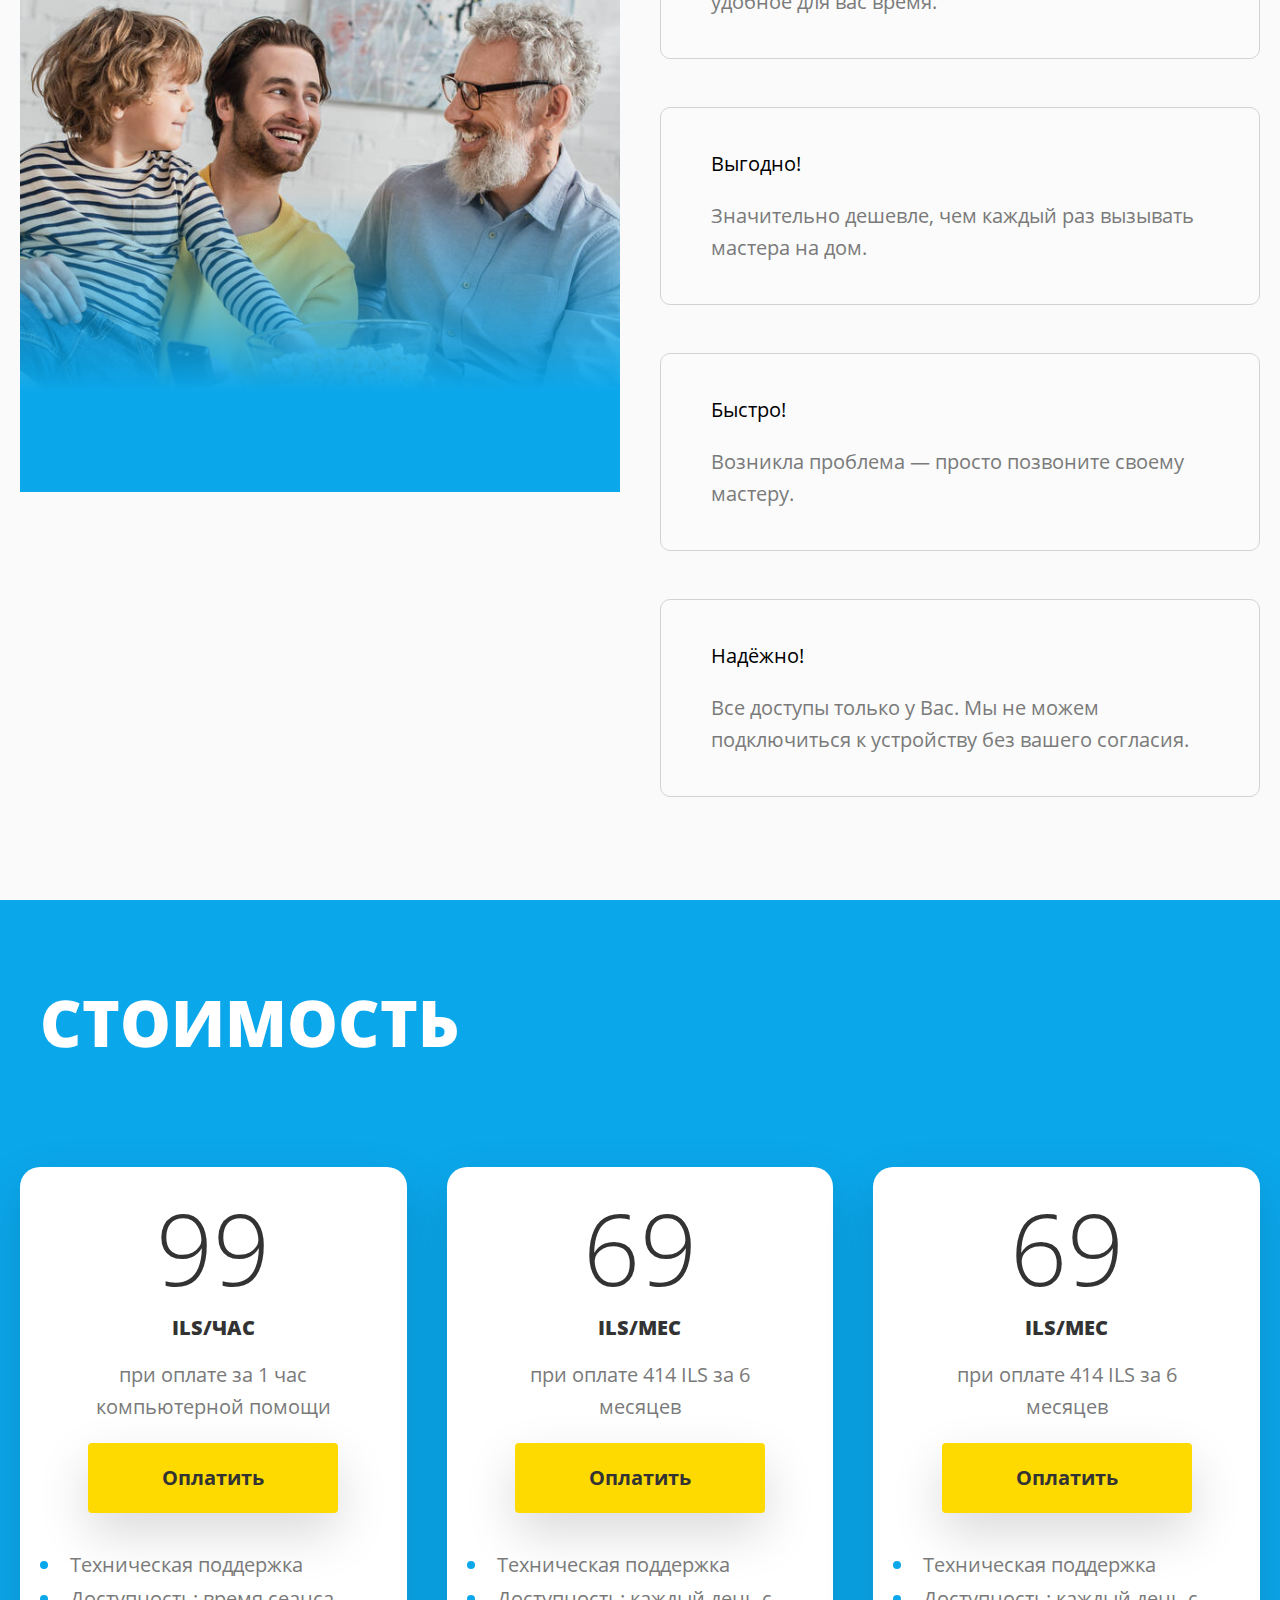
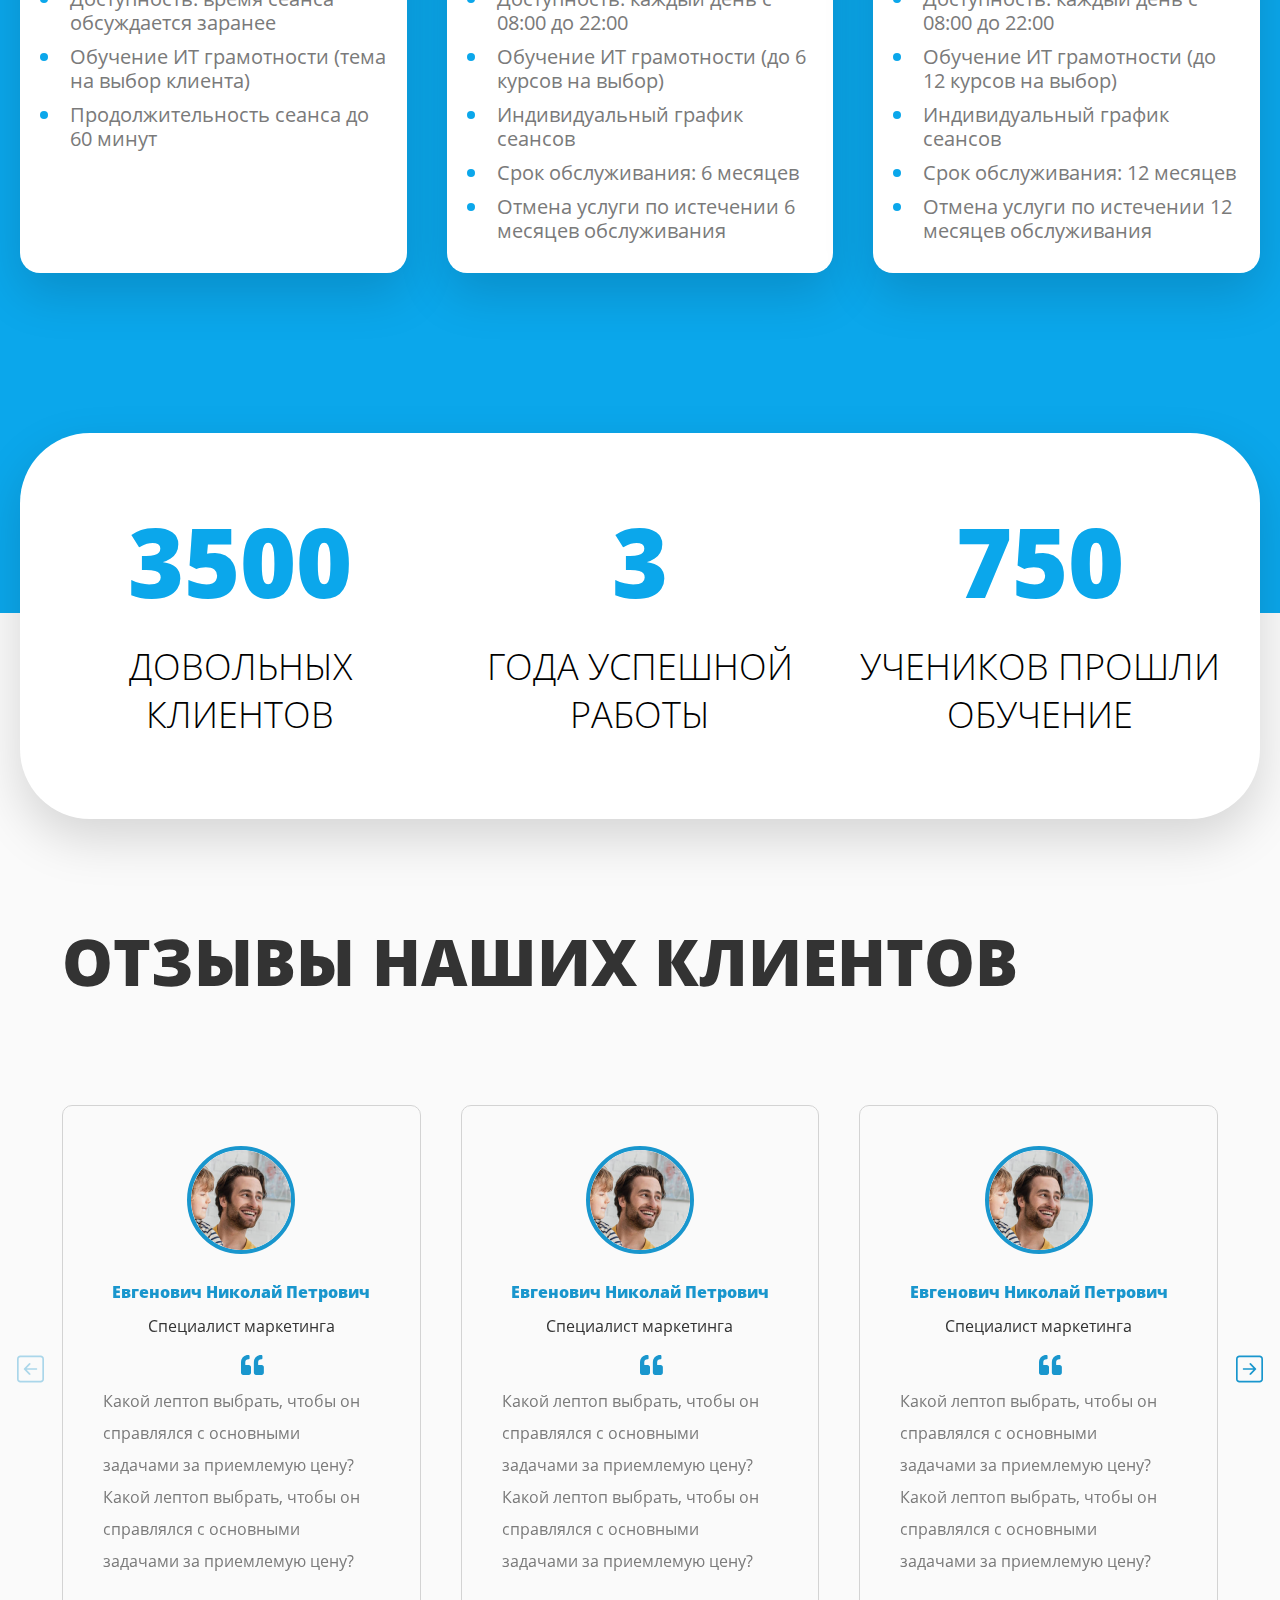
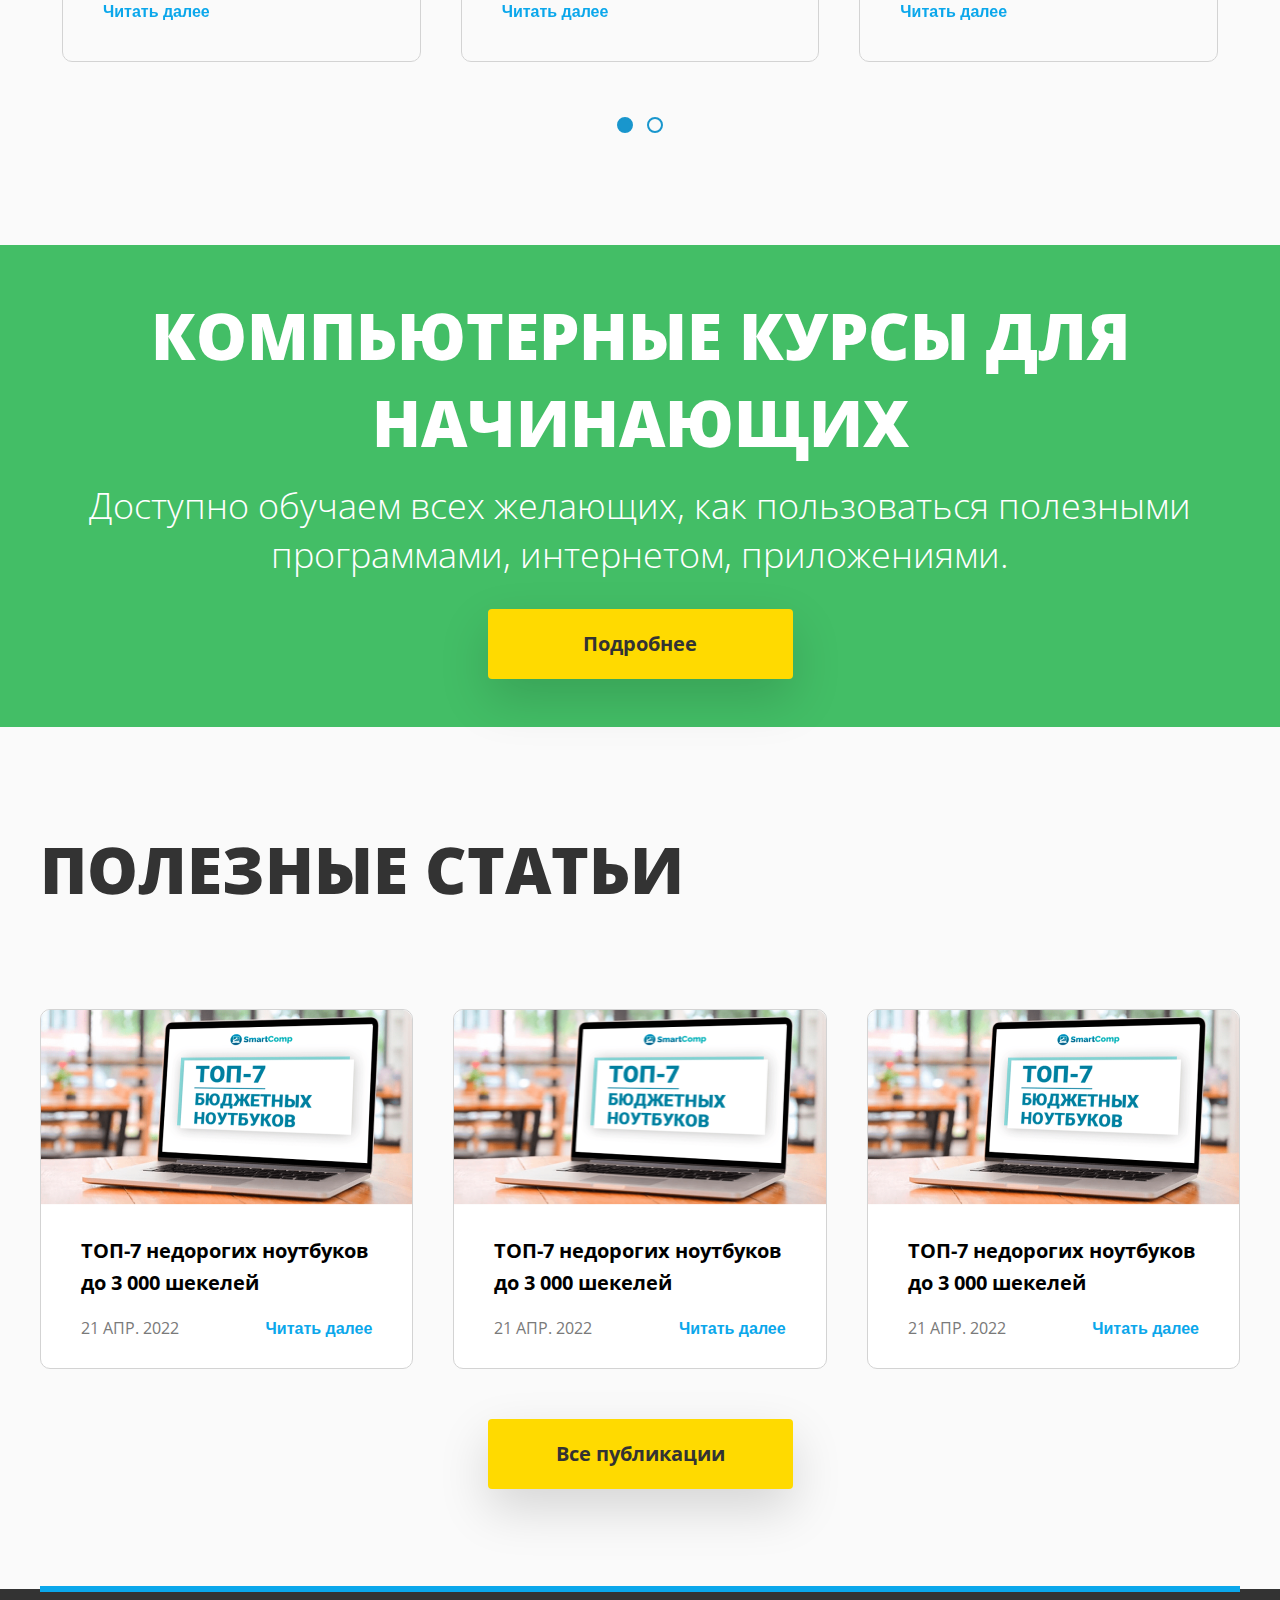
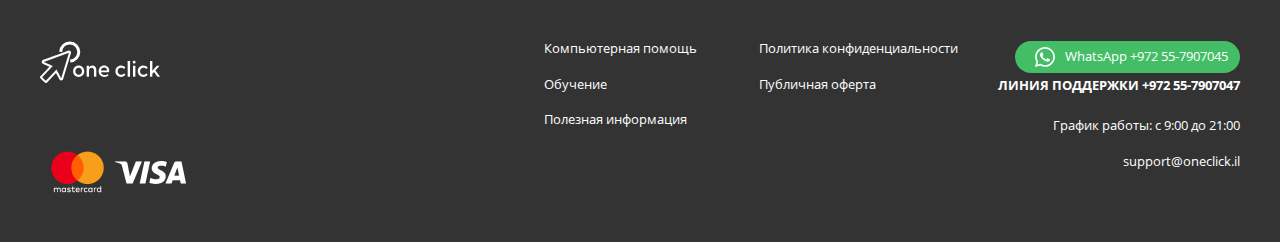
<file: main.html>
<!DOCTYPE html>
<html lang="ru">
	<head>
		<meta charset="UTF-8">
		<meta name="viewport" content="width=device-width, initial-scale=1, maximum-scale=1">
		<title>Компьютерная помощь онлайн</title>
        <link rel="stylesheet" href="fonts/fonts.css">
        <link rel="stylesheet" href="css/swiper-bundle.min.css">
        <link rel="stylesheet" href="css/style.css">
	</head>
	<body>

     <svg style="display: none">
        <symbol>
            <g id="arrow">
              <path fill-rule="evenodd" clip-rule="evenodd" d="M2.5 5C2.5 4.33696 2.76339 3.70107 3.23223 3.23223C3.70107 2.76339 4.33696 2.5 5 2.5H35C35.663 2.5 36.2989 2.76339 36.7678 3.23223C37.2366 3.70107 37.5 4.33696 37.5 5V35C37.5 35.663 37.2366 36.2989 36.7678 36.7678C36.2989 37.2366 35.663 37.5 35 37.5H5C4.33696 37.5 3.70107 37.2366 3.23223 36.7678C2.76339 36.2989 2.5 35.663 2.5 35V5ZM40 5C40 3.67392 39.4732 2.40215 38.5355 1.46447C37.5979 0.526784 36.3261 0 35 0L5 0C3.67392 0 2.40215 0.526784 1.46447 1.46447C0.526785 2.40215 0 3.67392 0 5V35C0 36.3261 0.526785 37.5979 1.46447 38.5355C2.40215 39.4732 3.67392 40 5 40H35C36.3261 40 37.5979 39.4732 38.5355 38.5355C39.4732 37.5979 40 36.3261 40 35V5ZM28.75 18.75C29.0815 18.75 29.3995 18.8817 29.6339 19.1161C29.8683 19.3505 30 19.6685 30 20C30 20.3315 29.8683 20.6495 29.6339 20.8839C29.3995 21.1183 29.0815 21.25 28.75 21.25H14.2675L19.635 26.615C19.7512 26.7312 19.8434 26.8692 19.9063 27.021C19.9692 27.1729 20.0016 27.3356 20.0016 27.5C20.0016 27.6644 19.9692 27.8271 19.9063 27.979C19.8434 28.1308 19.7512 28.2688 19.635 28.385C19.5188 28.5012 19.3808 28.5934 19.229 28.6563C19.0771 28.7192 18.9144 28.7516 18.75 28.7516C18.5856 28.7516 18.4229 28.7192 18.271 28.6563C18.1192 28.5934 17.9812 28.5012 17.865 28.385L10.365 20.885C10.2486 20.7689 10.1562 20.6309 10.0932 20.4791C10.0302 20.3272 9.99777 20.1644 9.99777 20C9.99777 19.8356 10.0302 19.6728 10.0932 19.5209C10.1562 19.3691 10.2486 19.2311 10.365 19.115L17.865 11.615C17.9812 11.4988 18.1192 11.4066 18.271 11.3437C18.4229 11.2808 18.5856 11.2484 18.75 11.2484C18.9144 11.2484 19.0771 11.2808 19.229 11.3437C19.3808 11.4066 19.5188 11.4988 19.635 11.615C19.7512 11.7312 19.8434 11.8692 19.9063 12.021C19.9692 12.1729 20.0016 12.3356 20.0016 12.5C20.0016 12.6644 19.9692 12.8271 19.9063 12.979C19.8434 13.1308 19.7512 13.2688 19.635 13.385L14.2675 18.75H28.75Z"/>
            </g>
      </symbol>
     </svg>

     <header class="main-header">
        <div class="container container--inner">
           <div class="main-header__block">
              <a href="#" class="main-header__image"> 
                <img src="img/icons/logo-header.svg" alt="">
              </a>
              <div class="main-header__wrap">
                  <div class="mobile-wrap">
                      <p class="main-header__description">Меню</p>
                      <div class="main-nav__toggle">
                          <span class="line-burger"></span>
                       </div>
                  </div>
                  <ul class="main-header__list" style="">
                      <li>
                          <a href="#" class="main-header__link">Компьютерная помощь</a>
                      </li>
                      <li>
                          <a href="#" id="m_learn" class="main-header__link">Обучение</a>
                      </li>
                      <li>
                          <a href="#" class="main-header__link">Полезная информация</a>
                      </li>
                  </ul>
              </div>
              <a href="#" class="main-header__elem">В кабинет</a>
              <div class="main-header__holder">
               <a href="tel:+972557907045" class="footer__phone">WhatsApp +972 55-7907045</a>
               <a href="tel:+972557907047" class="footer__text">Линия Поддержки +972 55-7907047</a>
              </div>
             </div>
        </div>   
     </header>

     <section class="info js-intersection">
       <div class="container container--inner">
          <div class="info__wrap">
            <p class="info__title">Компьютерная помощь онлайн</p>
            <div class="info__text">
              <p>Компания One Click поможет вам устранить любые проблемы с компьютером, планшетом или смартфоном. Мы оказываем удалённую поддержку по всему Израилю. Это быстро, просто и удобно — попробуйте!</p>
            </div>
            <button class="btn btn--info">Заказать консультацию</button>
          </div>
       </div>
     </section>

     <section class="services">
      <div class="container container--inner">
        <p class="title">Наши услуги</p>
       </div>
       <div class="container container--services">
        <div class="services__holder">
        <div class="swiper services__wrap">
           <div class="swiper-wrapper">  
          <a href="#" class="services__item swiper-slide">
            <div class="services__image">
              <img src="img/services/serv_1.png">
            </div>
            <div class="services__inner">
               <p class="services__title">Диагностика</p>
              <div class="services__text">
                 <p>Проверим работу ваших компьютерных устройств и точно определим причину неисправностей.</p>
              </div>
               <span class="services__details">Подробнее</span>
            </div>
          </a>
           <a href="#" class="services__item swiper-slide">
            <div class="services__image">
              <img src="img/services/serv_2.png">
            </div>
            <div class="services__inner">
               <p class="services__title">Установка программ</p>
              <div class="services__text">
                 <p>Установим нужное вам программное обеспечение, приложение или расширение, а также покажем, как им пользоваться.</p>
              </div>
               <span class="services__details">Подробнее</span>
            </div>
          </a>
          <a href="#" class="services__item swiper-slide">
            <div class="services__image">
              <img src="img/services/serv_3.png">
            </div>
            <div class="services__inner">
               <p class="services__title">Очистка и ускорение</p>
              <div class="services__text">
                 <p>Удалим ненужные файлы и программы, чтобы освободить память устройства и ускорить его работу.</p>
              </div>
               <span class="services__details">Подробнее</span>
            </div>
          </a>
          <a href="#" class="services__item swiper-slide">
            <div class="services__image">
              <img src="img/services/serv_4.png">
            </div>
            <div class="services__inner">
               <p class="services__title">Консультация</p>
              <div class="services__text">
                 <p>Ответим на любые вопросы по вашей компьютерной технике, а также дадим рекомендации при выборе новой техники или комплектующих.</p>
              </div>
               <span class="services__details">Подробнее</span>
            </div>
          </a>
            <a href="#" class="services__item swiper-slide">
            <div class="services__image">
              <img src="img/services/serv_4.png">
            </div>
            <div class="services__inner">
               <p class="services__title">Консультация</p>
              <div class="services__text">
                 <p>Ответим на любые вопросы по вашей компьютерной технике, а также дадим рекомендации при выборе новой техники или комплектующих.</p>
              </div>
               <span class="services__details">Подробнее</span>
            </div>
          </a>
        </div>
        </div>
        <div class="swiper-pagination"></div>
        <div class="swiper-button-next">
            <svg xmlns="http://www.w3.org/2000/svg" viewBox="0 0 40 40">
                <use xlink:href="#arrow"></use>
            </svg>
        </div>
        <div class="swiper-button-prev">
             <svg xmlns="http://www.w3.org/2000/svg" viewBox="0 0 40 40">
                <use xlink:href="#arrow"></use>
            </svg>
        </div>
           </div>
       </div>
     </section>

     <section class="advantages">
       <div class="container container--inner">
         <p class="title title--inner">Преимущества компании One Click</p>
         <div class="advantages__wrap">
           <div class="advantages__item">
              <div class="advantages__text">
                <p>One Click — это компания, которой доверяют тысячи клиентов по всему Израилю.</p>
                <p>Уже много лет мы оказываем компьютерную помощь всем: начиная от детей, заканчивая людьми, которые никогда не держали в своих руках ноутбук или смартфон!</p>
              </div>
              <div class="advantages__block">
                <div class="advantages__box">
                  <div class="advantages__image">
                    <img src="img/advantages/ad_1.png">
                  </div>
                  <p class="advantages__elem">Обслуживаем в любой точке Израиля</p>
                </div><!--end advantages__box-->
                 <div class="advantages__box">
                  <div class="advantages__image">
                    <img src="img/advantages/ad_2.png">
                  </div>
                  <p class="advantages__elem">3500+ человек уже пользуются услугами One Click</p>
                </div><!--end advantages__box-->
                <div class="advantages__box">
                  <div class="advantages__image">
                    <img src="img/advantages/ad_3.png">
                  </div>
                  <p class="advantages__elem">750+ человек уже прошли наши курсы</p>
                </div><!--end advantages__box-->
                <div class="advantages__box">
                  <div class="advantages__image">
                    <img src="img/advantages/ad_4.png">
                  </div>
                  <p class="advantages__elem">Обучаем “с нуля”</p>
                </div><!--end advantages__box-->
                  <div class="advantages__box">
                  <div class="advantages__image">
                    <img src="img/advantages/ad_5.png">
                  </div>
                  <p class="advantages__elem">Для детей и взрослых</p>
                </div><!--end advantages__box-->
                 <div class="advantages__box">
                <div class="advantages__image">
                  <img src="img/advantages/ad_6.png">
                </div>
                <p class="advantages__elem">Говорим на понятном языком</p>
              </div><!--end advantages__box-->
              <div class="advantages__box">
                <div class="advantages__image">
                  <img src="img/advantages/ad_7.png">
                </div>
                <p class="advantages__elem">Полная конфиденциальность</p>
              </div><!--end advantages__box-->
              </div>
           </div>
           <div class="advantages__item">
             <form action="" class="user__form">
                <p class="user__title">Закажите бесплатную консультацию</p>
                <div class="user__block">
                    <div class="user__item">   
                        <label for="u_name" class="label">*Введите Имя</label>
                        <input id="u_name" type="text" class="input">
                        <p class="error user__error--name" style="display: none">Некорректный имя</p>
                    </div>
                    <div class="user__item">   
                        <label for="u_phone" class="label">*Введите Телефон</label>
                        <input id="u_phone" type="text" class="input">
                         <p class="error user__error--phone" style="display: none">Некорректный телефон</p>
                    </div>
                </div>
          
                <button id="u_consult" class="btn">Войти</button>
            </form>
           </div>
         </div>
       </div>
     </section>

     <section class="help">
       <div class="container container--inner">
         <p class="title">Как получить помощь?</p>
       </div>
       <div class="container container--block">
         <div class="help__wrap">
           <div class="help__item">
             <p class="help__title">Оставьте заявку</p>
             <div class="help__text">
               <p>Укажите Ваш номер телефона и дождитесь звонка нашего мастера. Мастер расскажет, как будет проходить решение Вашей проблемы. Также Вы сможете выбрать удобное время для получения компьютерной помощи. Звонок и консультация бесплатны.</p>
             </div>
           </div>
           <div class="help__item">
             <p class="help__title">Предоставьте доступ к устройству</p>
             <div class="help__text">
               <p>В назначенное время мастер позвонит Вам и попросит удалённый доступ к вашему компьютеру для диагностики и оказания помощи. Вы сможете видеть всё, что происходит на компьютере, а также общаться во время работы с мастером и задавать вопросы.</p>
             </div>
           </div>
           <div class="help__item">
             <p class="help__title">Предоставьте доступ к устройству</p>
             <div class="help__text">
               <p>В назначенное время мастер позвонит Вам и попросит удалённый доступ к вашему компьютеру для диагностики и оказания помощи. Вы сможете видеть всё, что происходит на компьютере, а также общаться во время работы с мастером и задавать вопросы.</p>
             </div>
           </div>
         </div><!-- end help__wrap-->
         <button class="btn btn--help">Оставить заявку</button>
       </div>
     </section>

     <section class="features">
       <div class="container container--inner">
         <p class="title title--inner">Преимущества удаленного обслуживания компьютеров</p>
       </div>
       <div class="container container--elem">
          <div class="features__wrap">
            <div class="features__item features__item--image">
              <img src="img/bg-features.png">
            </div>
            <div class="features__item">  
              <div class="features__box"> 
                <p class="features__title"> Удобно!</p>
                <div class="features__text"> 
                    <p> Всё решается онлайн, без физического контакта, в удобное для вас время.</p>
                </div> 
              </div>
              <div class="features__box"> 
                <p class="features__title"> Выгодно!</p>
                <div class="features__text"> 
                    <p>Значительно дешевле, чем каждый раз вызывать мастера на дом.</p>
                </div> 
              </div>
              <div class="features__box"> 
                <p class="features__title"> Быстро!</p>
                <div class="features__text"> 
                    <p>Возникла проблема — просто позвоните своему мастеру.</p>
                </div> 
              </div>
              <div class="features__box"> 
                <p class="features__title"> Надёжно!</p>
                <div class="features__text"> 
                    <p>Все доступы только у Вас. Мы не можем подключиться к устройству без вашего согласия.</p>
                </div> 
              </div>
            </div>
          </div>
        </div>
       </div>
     </section>

    <section class="cost">
       <div class="container container--inner">
         <p class="title">Стоимость</p>
       </div>
        <div class="container container--elem">
          <div class="cost__wrap">  
            <a href="#" class="cost__item">   
              <p class="cost__title">99</p>
              <p class="cost__elem">ils/час</p>
              <div class="cost__text"><p>при оплате за 1 час компьютерной помощи</p></div>
              <button class="btn btn--pay">Оплатить</button>
              <ul>
                <li>Техническая поддержка</li>
                <li>Доступность: время сеанса обсуждается  заранее</li>
                <li>Обучение ИТ грамотности
                (тема на выбор клиента)</li>
                <li>Продолжительность сеанса до 60 минут</li>
              </ul>
            </a>
            <a href="#" class="cost__item">   
              <p class="cost__title">69</p>
              <p class="cost__elem">ils/мес</p>
              <div class="cost__text"><p>при оплате 414 ILS за 6 месяцев</p></div>
              <button class="btn btn--pay">Оплатить</button>
              <ul>
                <li>Техническая поддержка</li>
                <li>Доступность: каждый день с 08:00 до 22:00</li>
                <li>Обучение ИТ грамотности (до 6 курсов на выбор)</li>
                <li>Индивидуальный график сеансов</li>
                <li>Срок обслуживания: 6 месяцев</li>
                <li>Отмена услуги по истечении 6 месяцев обслуживания</li>
              </ul>
            </a>
            <a href="#" class="cost__item">  
              <p class="cost__title">69</p>
              <p class="cost__elem">ils/мес</p>
              <div class="cost__text"><p>при оплате 414 ILS за 6 месяцев</p></div>
              <button class="btn btn--pay">Оплатить</button>
              <ul>
                <li>Техническая поддержка</li>
                <li>Доступность: каждый день с 08:00 до 22:00</li>
                <li>Обучение ИТ грамотности (до 12 курсов на выбор)</li>
                <li>Индивидуальный график сеансов</li>
                <li>Срок обслуживания: 12 месяцев</li>
                <li>Отмена услуги по истечении 12 месяцев обслуживания</li>
              </ul>
            </a>
          </div>
        </div>
     </section>

     <section class="block">
       <div class="container container--elem">
          <div class="block__wrap">
           <div class="container container--inner">
             <div class="block__item">
               <p class="block__number">3500</p>
               <div class="block__text"><p>Довольных клиентов</p></div>
             </div>
             <div class="block__item">
               <p class="block__number">3</p>
               <div class="block__text"><p>года успешной работы</p></div>
             </div>
             <div class="block__item">
               <p class="block__number">750</p>
               <div class="block__text"><p>учеников прошли обучение</p></div>
             </div>
           </div>
         </div>
       </div>
     </section>

     <section class="reviews">
       <div class="container container--reviews">
         <p class="title title--inner">Отзывы наших клиентов</p>
         <div class="reviews__holder">
         <div class="swiper reviews__wrap">
          <div class="swiper-wrapper">  
           <div class="reviews__item swiper-slide">
            <div class="reviews__image">
              <img src="img/bg-reviews.png">
            </div>
            <p class="reviews__title">Евгенович Николай Петрович</p>
            <p class="reviews__position">Специалист маркетинга</p>
            <div class="reviews__text">
              <p>Какой лептоп выбрать, чтобы он справлялся с основными задачами за приемлемую цену? Какой лептоп выбрать, чтобы он справлялся с основными задачами за приемлемую цену?</p>
            </div>
            <button class="reviews__details">Читать далее</button>
           </div>
           <div class="reviews__item swiper-slide">
            <div class="reviews__image">
              <img src="img/bg-reviews.png">
            </div>
             <p class="reviews__title">Евгенович Николай Петрович</p>
            <p class="reviews__position">Специалист маркетинга</p>
            <div class="reviews__text">
              <p>Какой лептоп выбрать, чтобы он справлялся с основными задачами за приемлемую цену? Какой лептоп выбрать, чтобы он справлялся с основными задачами за приемлемую цену?</p>
            </div>
            <button class="reviews__details">Читать далее</button>
           </div>
           <div class="reviews__item swiper-slide">
            <div class="reviews__image">
              <img src="img/bg-reviews.png">
            </div>
             <p class="reviews__title">Евгенович Николай Петрович</p>
            <p class="reviews__position">Специалист маркетинга</p>
            <div class="reviews__text">
              <p>Какой лептоп выбрать, чтобы он справлялся с основными задачами за приемлемую цену? Какой лептоп выбрать, чтобы он справлялся с основными задачами за приемлемую цену?</p>
            </div>
            <button class="reviews__details">Читать далее</button>
           </div>
           <div class="reviews__item swiper-slide">
            <div class="reviews__image">
              <img src="img/bg-reviews.png">
            </div>
             <p class="reviews__title">Евгенович Николай Петрович</p>
            <p class="reviews__position">Специалист маркетинга</p>
            <div class="reviews__text">
              <p>Какой лептоп выбрать, чтобы он справлялся с основными задачами за приемлемую цену? Какой лептоп выбрать, чтобы он справлялся с основными задачами за приемлемую цену?</p>
            </div>
            <button class="reviews__details">Читать далее</button>
           </div>
         </div><!--end swiper-wrapper -->
         </div>
          <div class="swiper-pagination"></div>
          <div class="swiper-button-next">
              <svg xmlns="http://www.w3.org/2000/svg" viewBox="0 0 40 40">
                  <use xlink:href="#arrow"></use>
              </svg>
          </div>
          <div class="swiper-button-prev">
               <svg xmlns="http://www.w3.org/2000/svg" viewBox="0 0 40 40">
                  <use xlink:href="#arrow"></use>
              </svg>
          </div>
          </div>
       </div>
     </section>

     <section class="banner">
       <p class="title">Компьютерные курсы для начинающих</p>
       <div class="container container--inner">
         <div class="banner__text">
           <p>Доступно обучаем всех желающих, как пользоваться полезными программами, интернетом, приложениями.</p>
         </div>
         <button class="btn btn--info">Подробнее</button>
       </div>
     </section>

     <section class="blog">
       <div class="container container--inner">
         <p class="title title--inner">Полезные статьи</p>
         <div class="blog__wrap">
            <a href="#" class="blog__item">  
              <div class="blog__image"> 
                <img src="img/bg-blog.png">
              </div>
              <div class="blog__content"> 
                 <p class="blog__title"> ТОП-7 недорогих ноутбуков до 3 000 шекелей</p>
                 <div class="blog__inner">  
                   <p class="blog__date">21 апр. 2022</p>
                   <button class="blog__details">Читать далее</button>
                 </div>
              </div>
            </a>
            <a href="#" class="blog__item">  
              <div class="blog__image"> 
                <img src="img/bg-blog.png">
              </div>
              <div class="blog__content"> 
                 <p class="blog__title"> ТОП-7 недорогих ноутбуков до 3 000 шекелей</p>
                 <div class="blog__inner">  
                   <p class="blog__date">21 апр. 2022</p>
                   <button class="blog__details">Читать далее</button>
                 </div>
              </div>
            </a>
            <a href="#" class="blog__item">  
              <div class="blog__image"> 
                <img src="img/bg-blog.png">
              </div>
              <div class="blog__content"> 
                 <p class="blog__title"> ТОП-7 недорогих ноутбуков до 3 000 шекелей</p>
                 <div class="blog__inner">  
                   <p class="blog__date">21 апр. 2022</p>
                   <button class="blog__details">Читать далее</button>
                 </div>
              </div>
            </a>
         </div> 
         <a href="#" class="btn btn--info">Все публикации</a>
       </div>
     </section>

     <footer class="footer">
       <div class="container container--inner">
         <div class="footer__wrap">
            <div class="footer__block">
               <a href="#" class="footer__image">
                <img src="img/icons/logo-footer.svg">
              </a>
              <div class="footer__partners">
                <a class="footer__box">
                  <img src="img/mastercard.png">
                </a>
                <a class="footer__box">
                  <img src="img/visa.png">
                </a>
              </div>
            </div>
            <ul class="footer__list">
              <li><a href="#" class="footer__link">Компьютерная помощь</a></li>
              <li><a href="#" class="footer__link">Обучение</a></li>
              <li><a href="#" class="footer__link">Полезная информация</a></li>
              <li><a href="#" class="footer__link">Политика конфиденциальности</a></li>
              <li><a href="#" class="footer__link">Публичная оферта</a></li>
            </ul>
            <div class="footer__holder">
                <a href="tel:+972557907045" class="footer__phone">WhatsApp +972 55-7907045</a>
                <a href="tel:+972557907047" class="footer__text">Линия Поддержки +972 55-7907047</a>
                <p class="footer__info">График работы: с 9:00 до 21:00</p>
                <a href="mailto:support@oneclick.il" class="footer__email">support@oneclick.il</a>
            </div>
         </div>
       </div>
     </footer>

     <section class="add">
      <div class="container container--inner">
        <div class="add__inner">
         <div class="add__text">
           <p>Мы используем необязательные файлы cookie, чтобы улучшить ваше взаимодействие с нашими веб-сайтами, например, через социальные сети, а также для отображения персонализированной рекламы на основе вашей онлайн-активности. Если вы отклоните необязательные файлы cookie, будут использоваться только файлы cookie, необходимые для предоставления вам услуг. Вы можете изменить свой выбор, нажав «Управление файлами cookie» внизу страницы. Заявление о конфиденциальности Сторонние файлы cookie</p>
         </div>
         <button class="btn btn--add">Принять все Cookies</button>
         </div>
       </div>
     </section>


    <section class="popup popup--consult"> 
      <div class="popup__wrap popup__wrap--consult"> 
        <div class="popup__inner">
          <button class="popup__close"></button>
          <p class="popup__title">Получить консультацию</p>
          <form action="" class="popup__form">
              <div class="user__block">
                  <div class="user__item">   
                      <label for="p_name" class="label">*Введите имя</label>
                      <input id="p_name" type="text" class="input">
                      <p class="error user__error--name" style="display: none">Некорректный имя</p>
                  </div>
                  <div class="user__item">   
                      <label for="p_phone" class="label">*Введите телефон</label>
                      <input id="p_phone" type="text" class="input">
                       <p class="error user__error--phone" style="display: none">Некорректный телефон</p>
                  </div>
              </div>
              <button id="p_consult" class="btn">Получить консультацию</button>
            </form>
        </div>
      </div>
    </section>

    <section class="popup popup--learn"> 
      <div class="popup__wrap popup__wrap--learn"> 
        <div class="popup__inner">
          <button class="popup__close"></button>
          <p class="popup__title">Обучение новичков</p>
          <div class="popup__text">
            <img src="img/bg-learn.png">
            <p>При заказе компьютерной поддержки на 6 мес. и более бесплатно обучаем работе с компьютером, программами, пользованием Интернетом, мессенджерами, видеозвонками и многому другому!</p>
            <p>“Подробнее” предлагаю реализовать разворачиванием текста. В каждой “услуге” 1-е предложение делаем в видимой области, всё остальное можно скрыть. Хотя нужно увидеть, как оно получится.
  Думаю, само слово “Подробнее” можно не выделять  голубым, а сделать по образцу, как гиперссылка, нижним подчеркиванием обычного текста. А вот название “услуг” можно выделить голубым.</p>
          </div>
          <button class="btn btn--info">Заказать консультацию</button>
        </div>
      </div>
    </section>


    <script src="js/jquery-3.3.1.min.js"></script>
    <script src="js/swiper-bundle.min.js"></script>
    <script src="js/main.js"></script>

    </body>
</html>
</file>
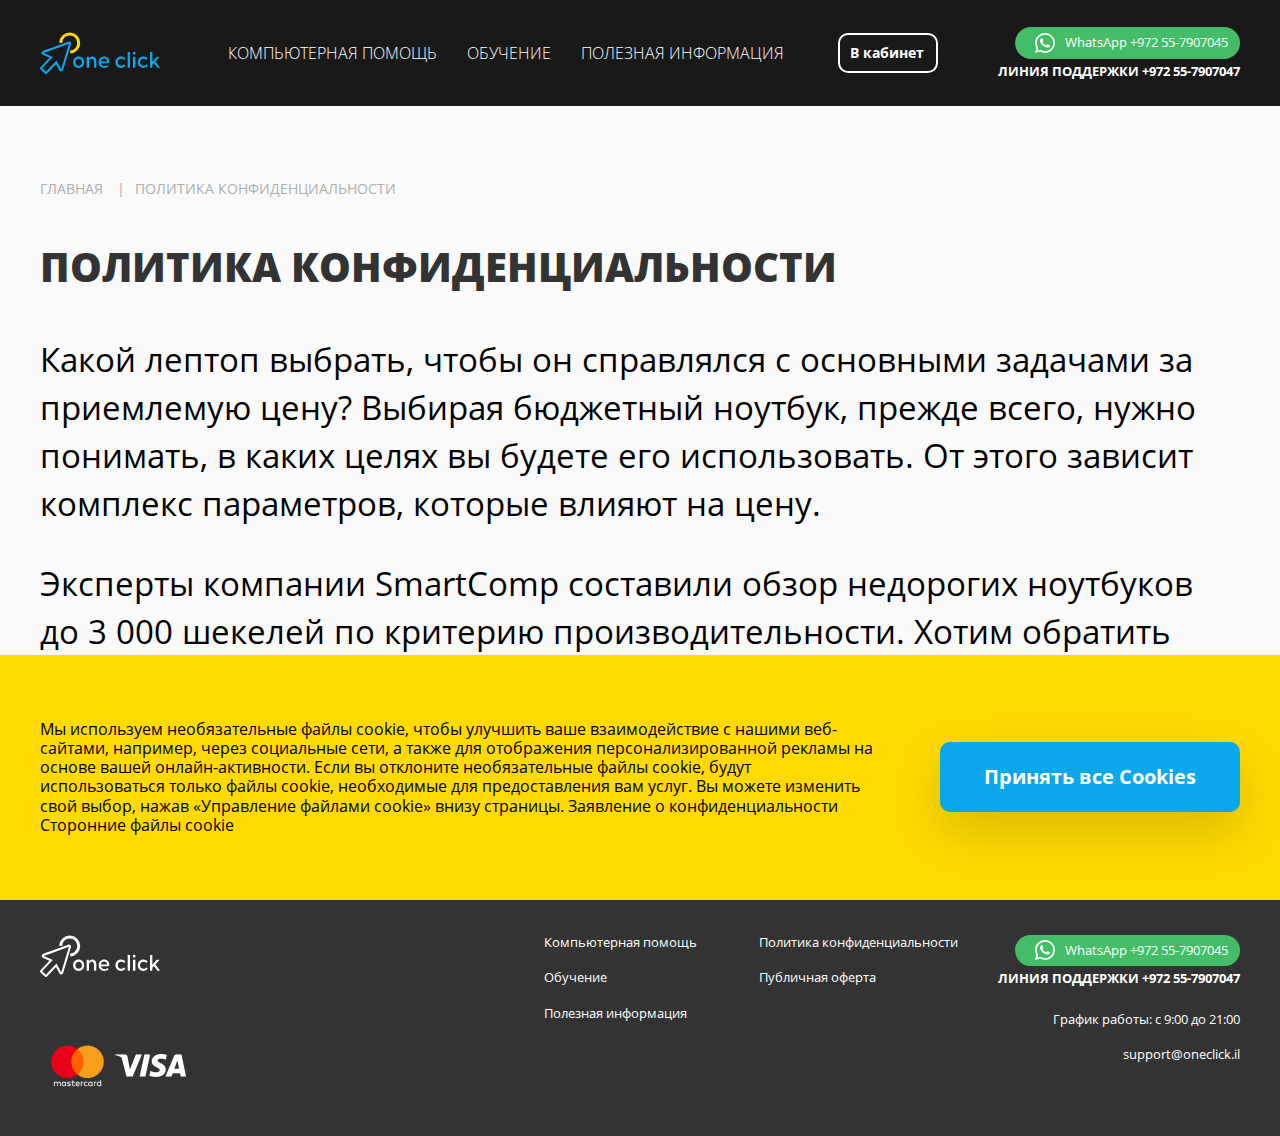
<file: polytic.html>
<!DOCTYPE html>
<html lang="ru">
	<head>
		<meta charset="UTF-8">
		<meta name="viewport" content="width=device-width, initial-scale=1, maximum-scale=1">
		<title>Компьютерная помощь онлайн</title>
        <link rel="stylesheet" href="fonts/fonts.css">
        <link rel="stylesheet" href="css/swiper-bundle.min.css">
        <link rel="stylesheet" href="css/style.css">
	</head>
	<body>

     <svg style="display: none">
        <symbol>
            <g id="arrow">
              <path fill-rule="evenodd" clip-rule="evenodd" d="M2.5 5C2.5 4.33696 2.76339 3.70107 3.23223 3.23223C3.70107 2.76339 4.33696 2.5 5 2.5H35C35.663 2.5 36.2989 2.76339 36.7678 3.23223C37.2366 3.70107 37.5 4.33696 37.5 5V35C37.5 35.663 37.2366 36.2989 36.7678 36.7678C36.2989 37.2366 35.663 37.5 35 37.5H5C4.33696 37.5 3.70107 37.2366 3.23223 36.7678C2.76339 36.2989 2.5 35.663 2.5 35V5ZM40 5C40 3.67392 39.4732 2.40215 38.5355 1.46447C37.5979 0.526784 36.3261 0 35 0L5 0C3.67392 0 2.40215 0.526784 1.46447 1.46447C0.526785 2.40215 0 3.67392 0 5V35C0 36.3261 0.526785 37.5979 1.46447 38.5355C2.40215 39.4732 3.67392 40 5 40H35C36.3261 40 37.5979 39.4732 38.5355 38.5355C39.4732 37.5979 40 36.3261 40 35V5ZM28.75 18.75C29.0815 18.75 29.3995 18.8817 29.6339 19.1161C29.8683 19.3505 30 19.6685 30 20C30 20.3315 29.8683 20.6495 29.6339 20.8839C29.3995 21.1183 29.0815 21.25 28.75 21.25H14.2675L19.635 26.615C19.7512 26.7312 19.8434 26.8692 19.9063 27.021C19.9692 27.1729 20.0016 27.3356 20.0016 27.5C20.0016 27.6644 19.9692 27.8271 19.9063 27.979C19.8434 28.1308 19.7512 28.2688 19.635 28.385C19.5188 28.5012 19.3808 28.5934 19.229 28.6563C19.0771 28.7192 18.9144 28.7516 18.75 28.7516C18.5856 28.7516 18.4229 28.7192 18.271 28.6563C18.1192 28.5934 17.9812 28.5012 17.865 28.385L10.365 20.885C10.2486 20.7689 10.1562 20.6309 10.0932 20.4791C10.0302 20.3272 9.99777 20.1644 9.99777 20C9.99777 19.8356 10.0302 19.6728 10.0932 19.5209C10.1562 19.3691 10.2486 19.2311 10.365 19.115L17.865 11.615C17.9812 11.4988 18.1192 11.4066 18.271 11.3437C18.4229 11.2808 18.5856 11.2484 18.75 11.2484C18.9144 11.2484 19.0771 11.2808 19.229 11.3437C19.3808 11.4066 19.5188 11.4988 19.635 11.615C19.7512 11.7312 19.8434 11.8692 19.9063 12.021C19.9692 12.1729 20.0016 12.3356 20.0016 12.5C20.0016 12.6644 19.9692 12.8271 19.9063 12.979C19.8434 13.1308 19.7512 13.2688 19.635 13.385L14.2675 18.75H28.75Z"/>
            </g>
      </symbol>
     </svg>

      <header class="main-header main-header--inner">
        <div class="container container--inner">
           <div class="main-header__block">
              <a href="#" class="main-header__image"> 
                <img src="img/icons/logo-header.svg" alt="">
              </a>
              <div class="main-header__wrap">
                  <div class="mobile-wrap">
                      <p class="main-header__description">Меню</p>
                      <div class="main-nav__toggle">
                          <span class="line-burger"></span>
                       </div>
                  </div>
                  <ul class="main-header__list" style="">
                      <li>
                          <a href="#" class="main-header__link">Компьютерная помощь</a>
                      </li>
                      <li>
                          <a href="#" class="main-header__link">Обучение</a>
                      </li>
                      <li>
                          <a href="#" class="main-header__link">Полезная информация</a>
                      </li>
                  </ul>
              </div>
              <a href="#" class="main-header__elem">В кабинет</a>
              <div class="main-header__holder">
               <a href="tel:+972557907045" class="footer__phone">WhatsApp +972 55-7907045</a>
               <a href="tel:+972557907047" class="footer__text">Линия Поддержки +972 55-7907047</a>
              </div>
             </div>
        </div>   
     </header>

     <section class="single single--content">
        <div class="container container--inner">
          <ul class="breadcrumbs__list"> 
              <li><a href="#">Главная </a></li>
              <li>Политика конфиденциальности</li>
           </ul>
           <p class="title title--inner">Политика конфиденциальности</p>
           <div class="single__text">
             <p>Какой лептоп выбрать, чтобы он справлялся с основными задачами за приемлемую цену? Выбирая бюджетный ноутбук, прежде всего, нужно 
              понимать, в каких целях вы будете его использовать. От этого зависит комплекс параметров, которые влияют на цену.

              <p>Эксперты компании SmartComp составили обзор недорогих ноутбуков до 3 000 шекелей по критерию производительности. Хотим обратить ваше внимание, что ценовая категория этих моделей актуальна в Израиле на июнь 2020 года и может со временем меняться.</p>

              <p>Какой лептоп выбрать, чтобы он справлялся с основными</p>
           </div>
         </div>
     </section>

     <footer class="footer">
       <div class="container container--inner">
         <div class="footer__wrap">
            <div class="footer__block">
               <a href="#" class="footer__image">
                <img src="img/icons/logo-footer.svg">
              </a>
              <div class="footer__partners">
                <a class="footer__box">
                  <img src="img/mastercard.png">
                </a>
                <a class="footer__box">
                  <img src="img/visa.png">
                </a>
              </div>
            </div>
            <ul class="footer__list">
              <li><a href="#" class="footer__link">Компьютерная помощь</a></li>
              <li><a href="#" class="footer__link">Обучение</a></li>
              <li><a href="#" class="footer__link">Полезная информация</a></li>
              <li><a href="#" class="footer__link">Политика конфиденциальности</a></li>
              <li><a href="#" class="footer__link">Публичная оферта</a></li>
            </ul>
            <div class="footer__holder">
                <a href="tel:+972557907045" class="footer__phone">WhatsApp +972 55-7907045</a>
                <a href="tel:+972557907047" class="footer__text">Линия Поддержки +972 55-7907047</a>
                <p class="footer__info">График работы: с 9:00 до 21:00</p>
                <a href="mailto:support@oneclick.il" class="footer__email">support@oneclick.il</a>
            </div>
         </div>
       </div>
     </footer>

     <section class="add">
      <div class="container container--inner">
        <div class="add__inner">
         <div class="add__text">
           <p>Мы используем необязательные файлы cookie, чтобы улучшить ваше взаимодействие с нашими веб-сайтами, например, через социальные сети, а также для отображения персонализированной рекламы на основе вашей онлайн-активности. Если вы отклоните необязательные файлы cookie, будут использоваться только файлы cookie, необходимые для предоставления вам услуг. Вы можете изменить свой выбор, нажав «Управление файлами cookie» внизу страницы. Заявление о конфиденциальности Сторонние файлы cookie</p>
         </div>
         <button class="btn btn--add">Принять все Cookies</button>
         </div>
       </div>
     </section>

    <script src="js/jquery-3.3.1.min.js"></script>
    <script src="js/swiper-bundle.min.js"></script>
    <script src="js/main.js"></script>

    </body>
</html>
</file>
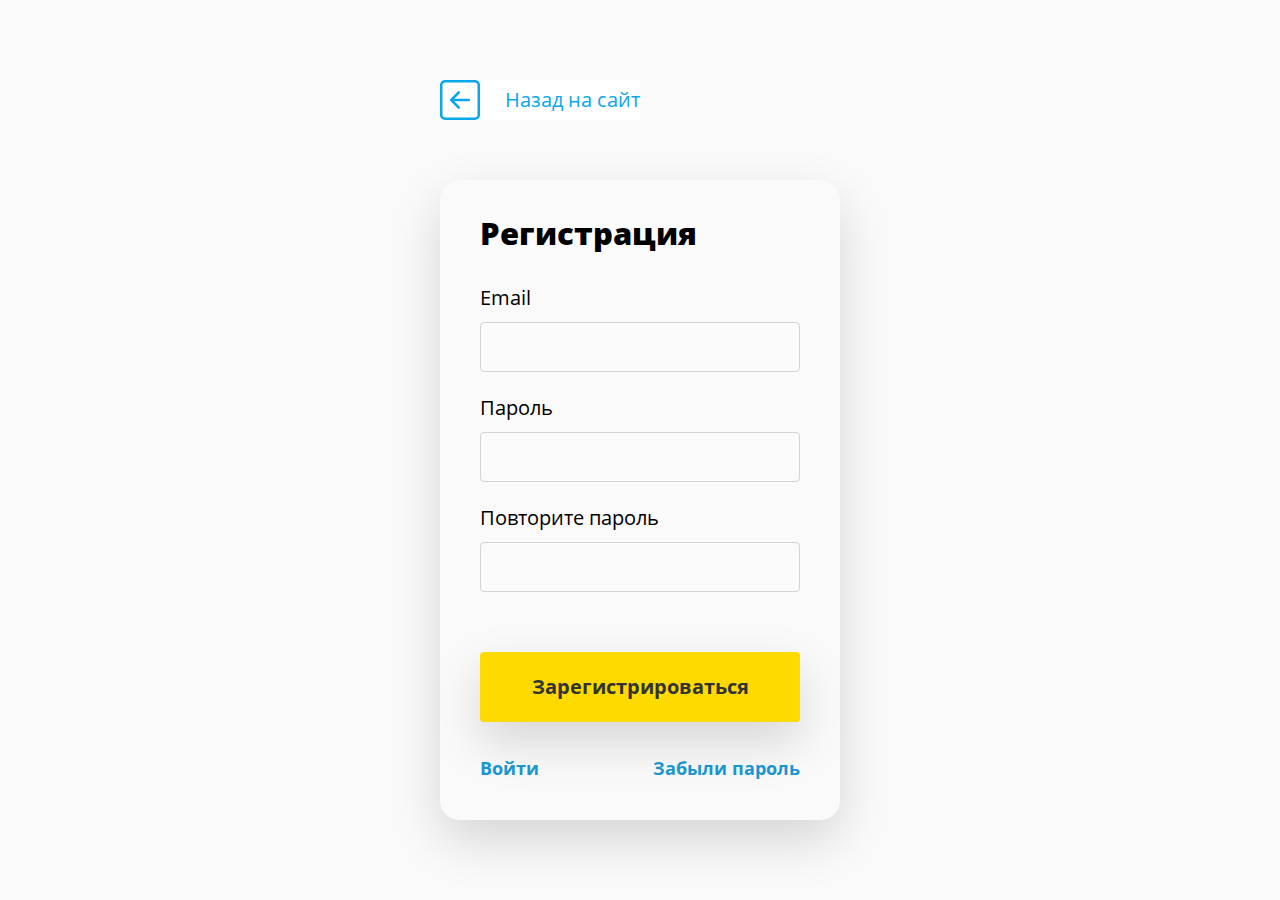
<file: registration.html>
<!DOCTYPE html>
<html lang="en">
	<head>
		<meta charset="UTF-8">
		<meta name="viewport" content="width=device-width, initial-scale=1, maximum-scale=1">
		<title>Компьютерная помощь онлайн</title>

        <link rel="stylesheet" href="fonts/fonts.css">
        <link rel="stylesheet" href="css/style.css">
	</head>
	<body class="page-user">

     <svg style="display: none">
        <symbol>
            <g id="arrow">
              <path fill-rule="evenodd" clip-rule="evenodd" d="M2.5 5C2.5 4.33696 2.76339 3.70107 3.23223 3.23223C3.70107 2.76339 4.33696 2.5 5 2.5H35C35.663 2.5 36.2989 2.76339 36.7678 3.23223C37.2366 3.70107 37.5 4.33696 37.5 5V35C37.5 35.663 37.2366 36.2989 36.7678 36.7678C36.2989 37.2366 35.663 37.5 35 37.5H5C4.33696 37.5 3.70107 37.2366 3.23223 36.7678C2.76339 36.2989 2.5 35.663 2.5 35V5ZM40 5C40 3.67392 39.4732 2.40215 38.5355 1.46447C37.5979 0.526784 36.3261 0 35 0L5 0C3.67392 0 2.40215 0.526784 1.46447 1.46447C0.526785 2.40215 0 3.67392 0 5V35C0 36.3261 0.526785 37.5979 1.46447 38.5355C2.40215 39.4732 3.67392 40 5 40H35C36.3261 40 37.5979 39.4732 38.5355 38.5355C39.4732 37.5979 40 36.3261 40 35V5ZM28.75 18.75C29.0815 18.75 29.3995 18.8817 29.6339 19.1161C29.8683 19.3505 30 19.6685 30 20C30 20.3315 29.8683 20.6495 29.6339 20.8839C29.3995 21.1183 29.0815 21.25 28.75 21.25H14.2675L19.635 26.615C19.7512 26.7312 19.8434 26.8692 19.9063 27.021C19.9692 27.1729 20.0016 27.3356 20.0016 27.5C20.0016 27.6644 19.9692 27.8271 19.9063 27.979C19.8434 28.1308 19.7512 28.2688 19.635 28.385C19.5188 28.5012 19.3808 28.5934 19.229 28.6563C19.0771 28.7192 18.9144 28.7516 18.75 28.7516C18.5856 28.7516 18.4229 28.7192 18.271 28.6563C18.1192 28.5934 17.9812 28.5012 17.865 28.385L10.365 20.885C10.2486 20.7689 10.1562 20.6309 10.0932 20.4791C10.0302 20.3272 9.99777 20.1644 9.99777 20C9.99777 19.8356 10.0302 19.6728 10.0932 19.5209C10.1562 19.3691 10.2486 19.2311 10.365 19.115L17.865 11.615C17.9812 11.4988 18.1192 11.4066 18.271 11.3437C18.4229 11.2808 18.5856 11.2484 18.75 11.2484C18.9144 11.2484 19.0771 11.2808 19.229 11.3437C19.3808 11.4066 19.5188 11.4988 19.635 11.615C19.7512 11.7312 19.8434 11.8692 19.9063 12.021C19.9692 12.1729 20.0016 12.3356 20.0016 12.5C20.0016 12.6644 19.9692 12.8271 19.9063 12.979C19.8434 13.1308 19.7512 13.2688 19.635 13.385L14.2675 18.75H28.75Z"/>
            </g>
      </symbol>
     </svg>

    <section class="user">
        <div class="container"> 
            <a href="#" class="user__btn">
                <svg class="user__arrow" xmlns="http://www.w3.org/2000/svg" viewBox="0 0 40 40">
                  <use xlink:href="#arrow"/>
              </svg>
               <span class="user__elem">Назад на сайт</span>
            </a>
            <form action="" class="user__form">
                <p class="user__title">Регистрация</p>
                <div class="user__block">
                    <div class="user__item">   
                        <label for="u_email" class="label">Email</label>
                        <input id="u_email" type="email" class="input">
                        <p class="error user__error--email" style="display: none">Некорректный email</p>
                    </div>
                    <div class="user__item">   
                        <label for="u_password" class="label">Пароль</label>
                        <input id="u_password" type="password" class="input">
                         <p class="error user__error--password" style="display: none">Некорректный пароль</p>
                    </div>
                    <div class="user__item">   
                        <label for="u_password_repeat" class="label">Повторите пароль</label>
                        <input id="u_password_repeat" type="password" class="input">
                         <p class="error user__error--password_repeat" style="display: none">Пароли не совпадают</p>
                    </div>
                </div>
          
                <button id="u_registration" class="btn">Зарегистрироваться</button>
                 <div class="user__row">
                    <a href="#" class="user__col">Войти</a>
                    <a href="#" class="user__col">Забыли пароль</a>
                </div>
            </form>
           
        </div> 
    </section>  

    <script src="js/jquery-3.3.1.min.js"></script>
    <script src="js/jquery.maskedinput.min.js"></script>
    <script src="js/main.js"></script>

    </body>
</html>
</file>
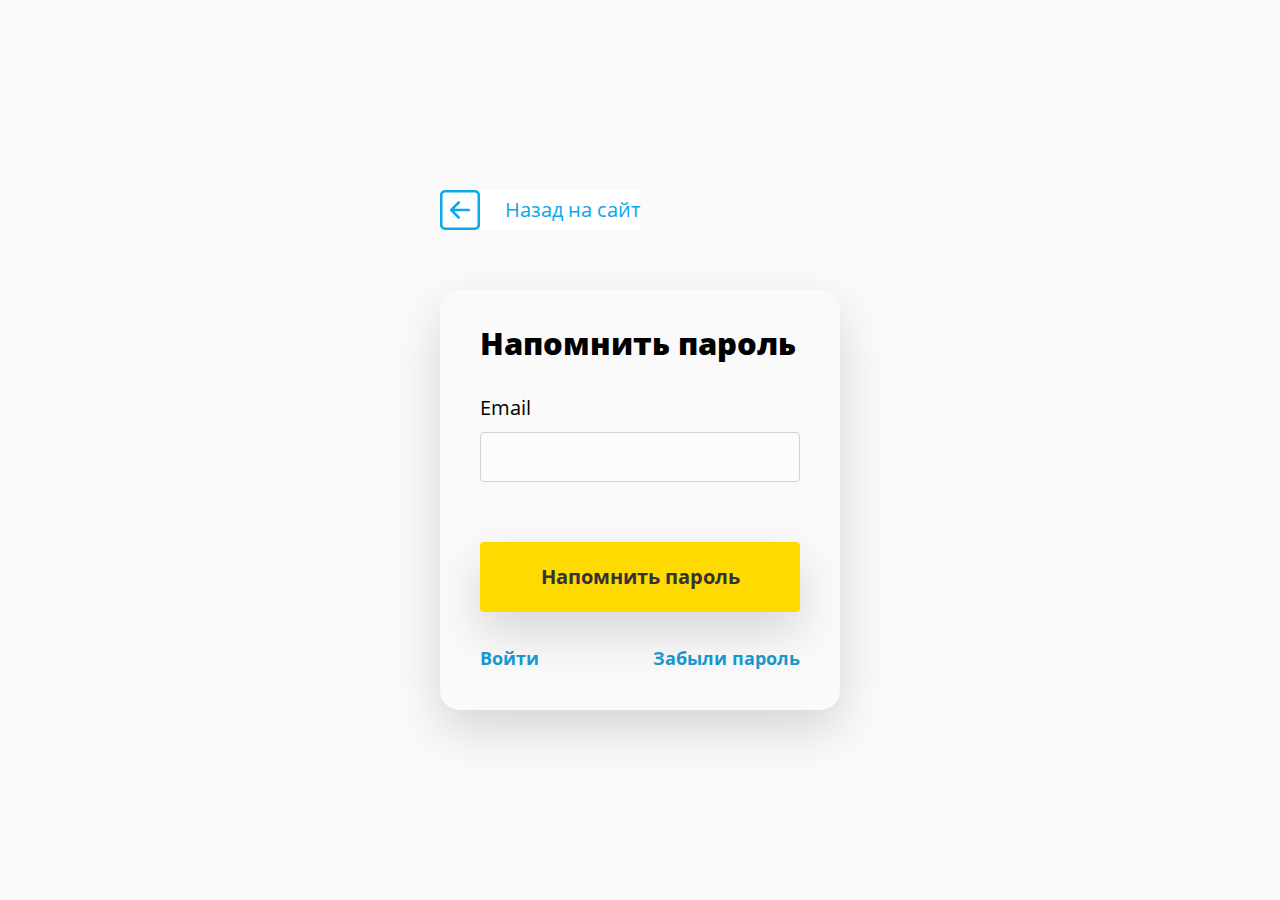
<file: remind.html>
<!DOCTYPE html>
<html lang="en">
	<head>
		<meta charset="UTF-8">
		<meta name="viewport" content="width=device-width, initial-scale=1, maximum-scale=1">
		<title>Компьютерная помощь онлайн</title>

        <link rel="stylesheet" href="fonts/fonts.css">
        <link rel="stylesheet" href="css/style.css">
	</head>
	<body class="page-user">

     <svg style="display: none">
        <symbol>
            <g id="arrow">
              <path fill-rule="evenodd" clip-rule="evenodd" d="M2.5 5C2.5 4.33696 2.76339 3.70107 3.23223 3.23223C3.70107 2.76339 4.33696 2.5 5 2.5H35C35.663 2.5 36.2989 2.76339 36.7678 3.23223C37.2366 3.70107 37.5 4.33696 37.5 5V35C37.5 35.663 37.2366 36.2989 36.7678 36.7678C36.2989 37.2366 35.663 37.5 35 37.5H5C4.33696 37.5 3.70107 37.2366 3.23223 36.7678C2.76339 36.2989 2.5 35.663 2.5 35V5ZM40 5C40 3.67392 39.4732 2.40215 38.5355 1.46447C37.5979 0.526784 36.3261 0 35 0L5 0C3.67392 0 2.40215 0.526784 1.46447 1.46447C0.526785 2.40215 0 3.67392 0 5V35C0 36.3261 0.526785 37.5979 1.46447 38.5355C2.40215 39.4732 3.67392 40 5 40H35C36.3261 40 37.5979 39.4732 38.5355 38.5355C39.4732 37.5979 40 36.3261 40 35V5ZM28.75 18.75C29.0815 18.75 29.3995 18.8817 29.6339 19.1161C29.8683 19.3505 30 19.6685 30 20C30 20.3315 29.8683 20.6495 29.6339 20.8839C29.3995 21.1183 29.0815 21.25 28.75 21.25H14.2675L19.635 26.615C19.7512 26.7312 19.8434 26.8692 19.9063 27.021C19.9692 27.1729 20.0016 27.3356 20.0016 27.5C20.0016 27.6644 19.9692 27.8271 19.9063 27.979C19.8434 28.1308 19.7512 28.2688 19.635 28.385C19.5188 28.5012 19.3808 28.5934 19.229 28.6563C19.0771 28.7192 18.9144 28.7516 18.75 28.7516C18.5856 28.7516 18.4229 28.7192 18.271 28.6563C18.1192 28.5934 17.9812 28.5012 17.865 28.385L10.365 20.885C10.2486 20.7689 10.1562 20.6309 10.0932 20.4791C10.0302 20.3272 9.99777 20.1644 9.99777 20C9.99777 19.8356 10.0302 19.6728 10.0932 19.5209C10.1562 19.3691 10.2486 19.2311 10.365 19.115L17.865 11.615C17.9812 11.4988 18.1192 11.4066 18.271 11.3437C18.4229 11.2808 18.5856 11.2484 18.75 11.2484C18.9144 11.2484 19.0771 11.2808 19.229 11.3437C19.3808 11.4066 19.5188 11.4988 19.635 11.615C19.7512 11.7312 19.8434 11.8692 19.9063 12.021C19.9692 12.1729 20.0016 12.3356 20.0016 12.5C20.0016 12.6644 19.9692 12.8271 19.9063 12.979C19.8434 13.1308 19.7512 13.2688 19.635 13.385L14.2675 18.75H28.75Z"/>
            </g>
      </symbol>
     </svg>

    <section class="user">
        <div class="container"> 
            <a href="#" class="user__btn">
                <svg class="user__arrow" xmlns="http://www.w3.org/2000/svg" viewBox="0 0 40 40">
                  <use xlink:href="#arrow"/>
              </svg>
               <span class="user__elem">Назад на сайт</span>
            </a>
            <form action="" class="user__form">
                <p class="user__title">Напомнить пароль</p>
                <div class="user__block">
                    <div class="user__item">   
                        <label for="u_email" class="label">Email</label>
                        <input id="u_email" type="email" class="input">
                        <p class="error user__error--email" style="display: none">Некорректный email</p>
                    </div>
                </div>
                <button id="u_remind" class="btn">Напомнить пароль</button>
                 <div class="user__row">
                    <a href="#" class="user__col">Войти</a>
                    <a href="#" class="user__col">Забыли пароль</a>
                </div>
            </form>
           
        </div> 
    </section>  

    <script src="js/jquery-3.3.1.min.js"></script>
    <script src="js/jquery.maskedinput.min.js"></script>
    <script src="js/main.js"></script>

    </body>
</html>
</file>
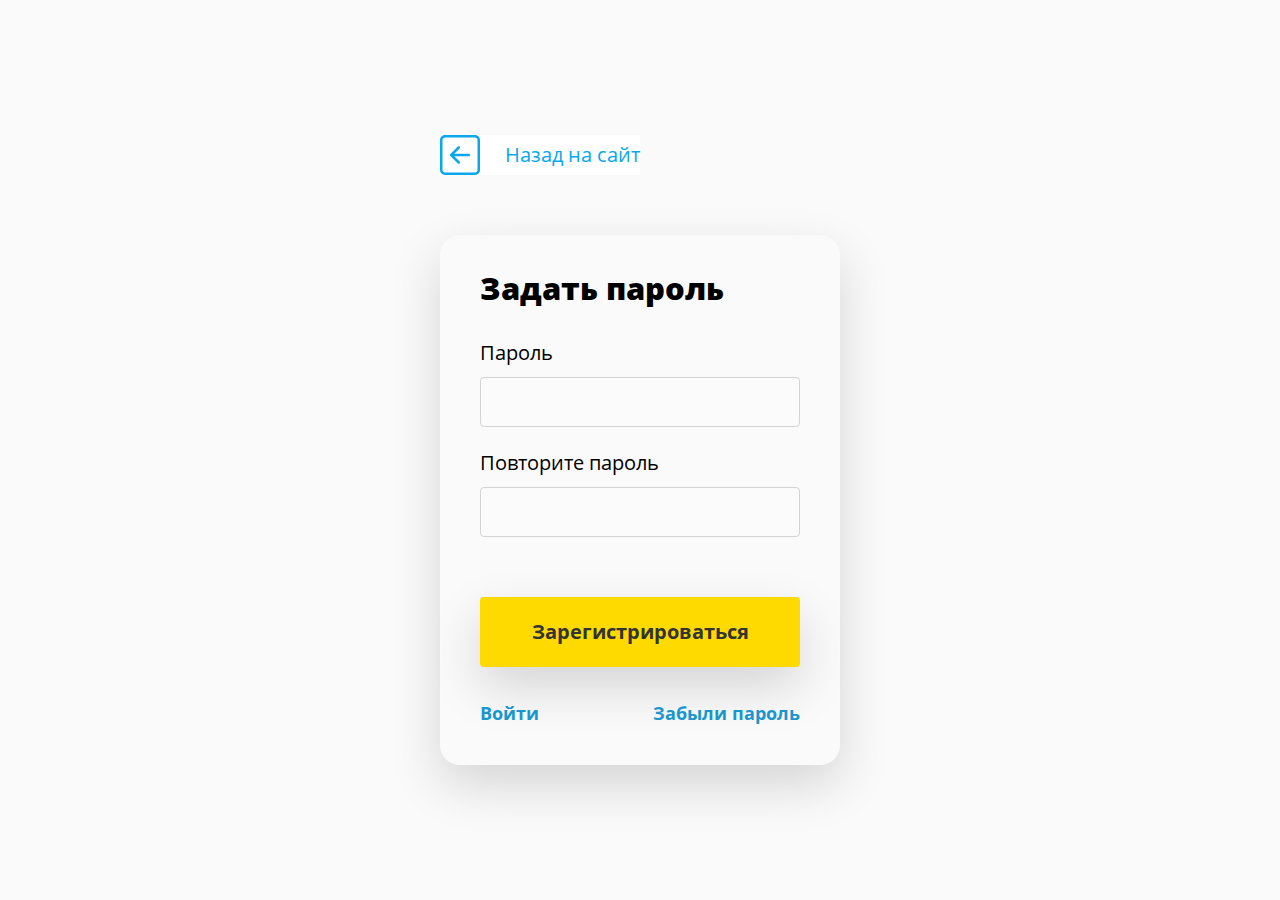
<file: set_password.html>
<!DOCTYPE html>
<html lang="en">
	<head>
		<meta charset="UTF-8">
		<meta name="viewport" content="width=device-width, initial-scale=1, maximum-scale=1">
		<title>Компьютерная помощь онлайн</title>

        <link rel="stylesheet" href="fonts/fonts.css">
        <link rel="stylesheet" href="css/style.css">
	</head>
	<body class="page-user">

     <svg style="display: none">
        <symbol>
            <g id="arrow">
              <path fill-rule="evenodd" clip-rule="evenodd" d="M2.5 5C2.5 4.33696 2.76339 3.70107 3.23223 3.23223C3.70107 2.76339 4.33696 2.5 5 2.5H35C35.663 2.5 36.2989 2.76339 36.7678 3.23223C37.2366 3.70107 37.5 4.33696 37.5 5V35C37.5 35.663 37.2366 36.2989 36.7678 36.7678C36.2989 37.2366 35.663 37.5 35 37.5H5C4.33696 37.5 3.70107 37.2366 3.23223 36.7678C2.76339 36.2989 2.5 35.663 2.5 35V5ZM40 5C40 3.67392 39.4732 2.40215 38.5355 1.46447C37.5979 0.526784 36.3261 0 35 0L5 0C3.67392 0 2.40215 0.526784 1.46447 1.46447C0.526785 2.40215 0 3.67392 0 5V35C0 36.3261 0.526785 37.5979 1.46447 38.5355C2.40215 39.4732 3.67392 40 5 40H35C36.3261 40 37.5979 39.4732 38.5355 38.5355C39.4732 37.5979 40 36.3261 40 35V5ZM28.75 18.75C29.0815 18.75 29.3995 18.8817 29.6339 19.1161C29.8683 19.3505 30 19.6685 30 20C30 20.3315 29.8683 20.6495 29.6339 20.8839C29.3995 21.1183 29.0815 21.25 28.75 21.25H14.2675L19.635 26.615C19.7512 26.7312 19.8434 26.8692 19.9063 27.021C19.9692 27.1729 20.0016 27.3356 20.0016 27.5C20.0016 27.6644 19.9692 27.8271 19.9063 27.979C19.8434 28.1308 19.7512 28.2688 19.635 28.385C19.5188 28.5012 19.3808 28.5934 19.229 28.6563C19.0771 28.7192 18.9144 28.7516 18.75 28.7516C18.5856 28.7516 18.4229 28.7192 18.271 28.6563C18.1192 28.5934 17.9812 28.5012 17.865 28.385L10.365 20.885C10.2486 20.7689 10.1562 20.6309 10.0932 20.4791C10.0302 20.3272 9.99777 20.1644 9.99777 20C9.99777 19.8356 10.0302 19.6728 10.0932 19.5209C10.1562 19.3691 10.2486 19.2311 10.365 19.115L17.865 11.615C17.9812 11.4988 18.1192 11.4066 18.271 11.3437C18.4229 11.2808 18.5856 11.2484 18.75 11.2484C18.9144 11.2484 19.0771 11.2808 19.229 11.3437C19.3808 11.4066 19.5188 11.4988 19.635 11.615C19.7512 11.7312 19.8434 11.8692 19.9063 12.021C19.9692 12.1729 20.0016 12.3356 20.0016 12.5C20.0016 12.6644 19.9692 12.8271 19.9063 12.979C19.8434 13.1308 19.7512 13.2688 19.635 13.385L14.2675 18.75H28.75Z"/>
            </g>
      </symbol>
     </svg>

    <section class="user">
        <div class="container"> 
            <a href="#" class="user__btn">
                <svg class="user__arrow" xmlns="http://www.w3.org/2000/svg" viewBox="0 0 40 40">
                  <use xlink:href="#arrow"/>
              </svg>
               <span class="user__elem">Назад на сайт</span>
            </a>
            <form action="" class="user__form">
                <p class="user__title">Задать пароль</p>
                <div class="user__block">
                    <div class="user__item">   
                        <label for="u_password" class="label">Пароль</label>
                        <input id="u_password" type="password" class="input">
                         <p class="error user__error--password" style="display: none">Некорректный пароль</p>
                    </div>
                    <div class="user__item">   
                        <label for="u_password_repeat" class="label">Повторите пароль</label>
                        <input id="u_password_repeat" type="password" class="input">
                         <p class="error user__error--password_repeat" style="display: none">Пароли не совпадают</p>
                    </div>
                </div>
          
                <button id="u_set" class="btn">Зарегистрироваться</button>
                 <div class="user__row">
                    <a href="#" class="user__col">Войти</a>
                    <a href="#" class="user__col">Забыли пароль</a>
                </div>
            </form>
           
        </div> 
    </section>  

    <script src="js/jquery-3.3.1.min.js"></script>
    <script src="js/jquery.maskedinput.min.js"></script>
    <script src="js/main.js"></script>

    </body>
</html>
</file>
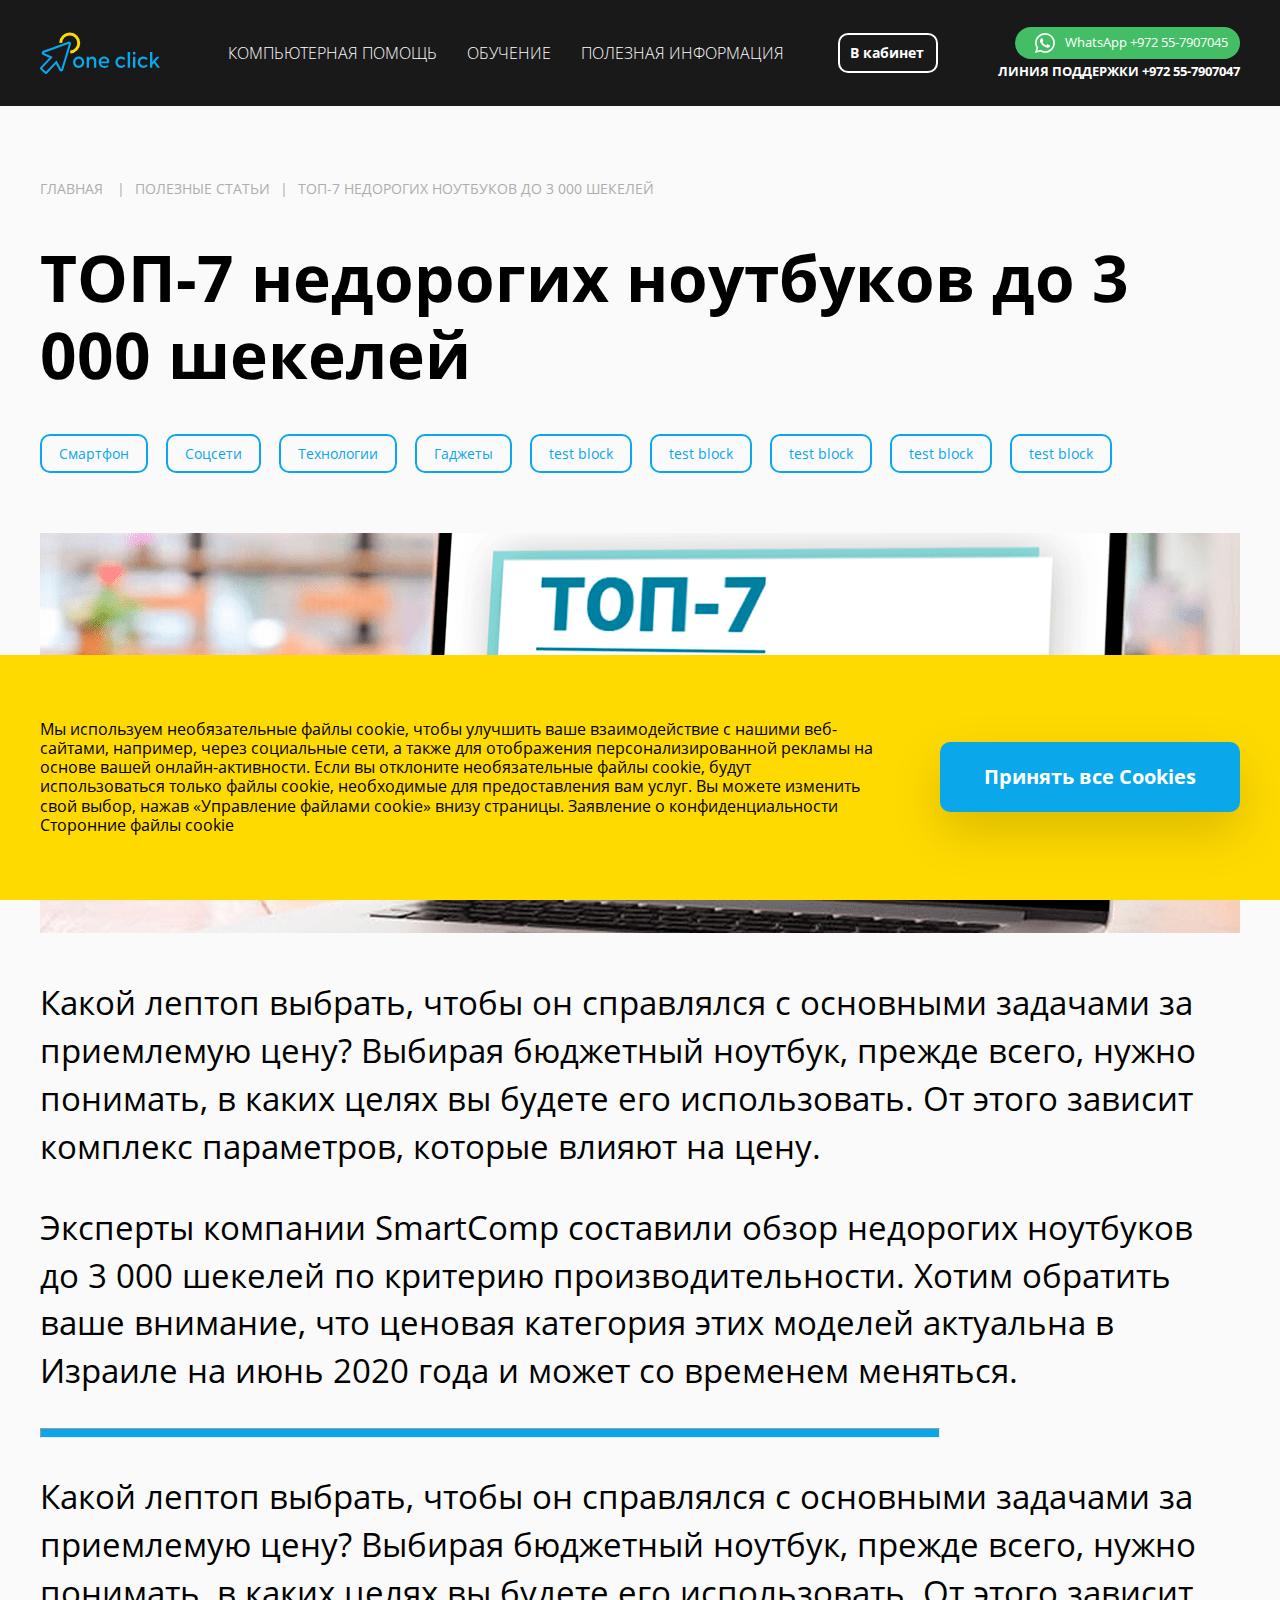
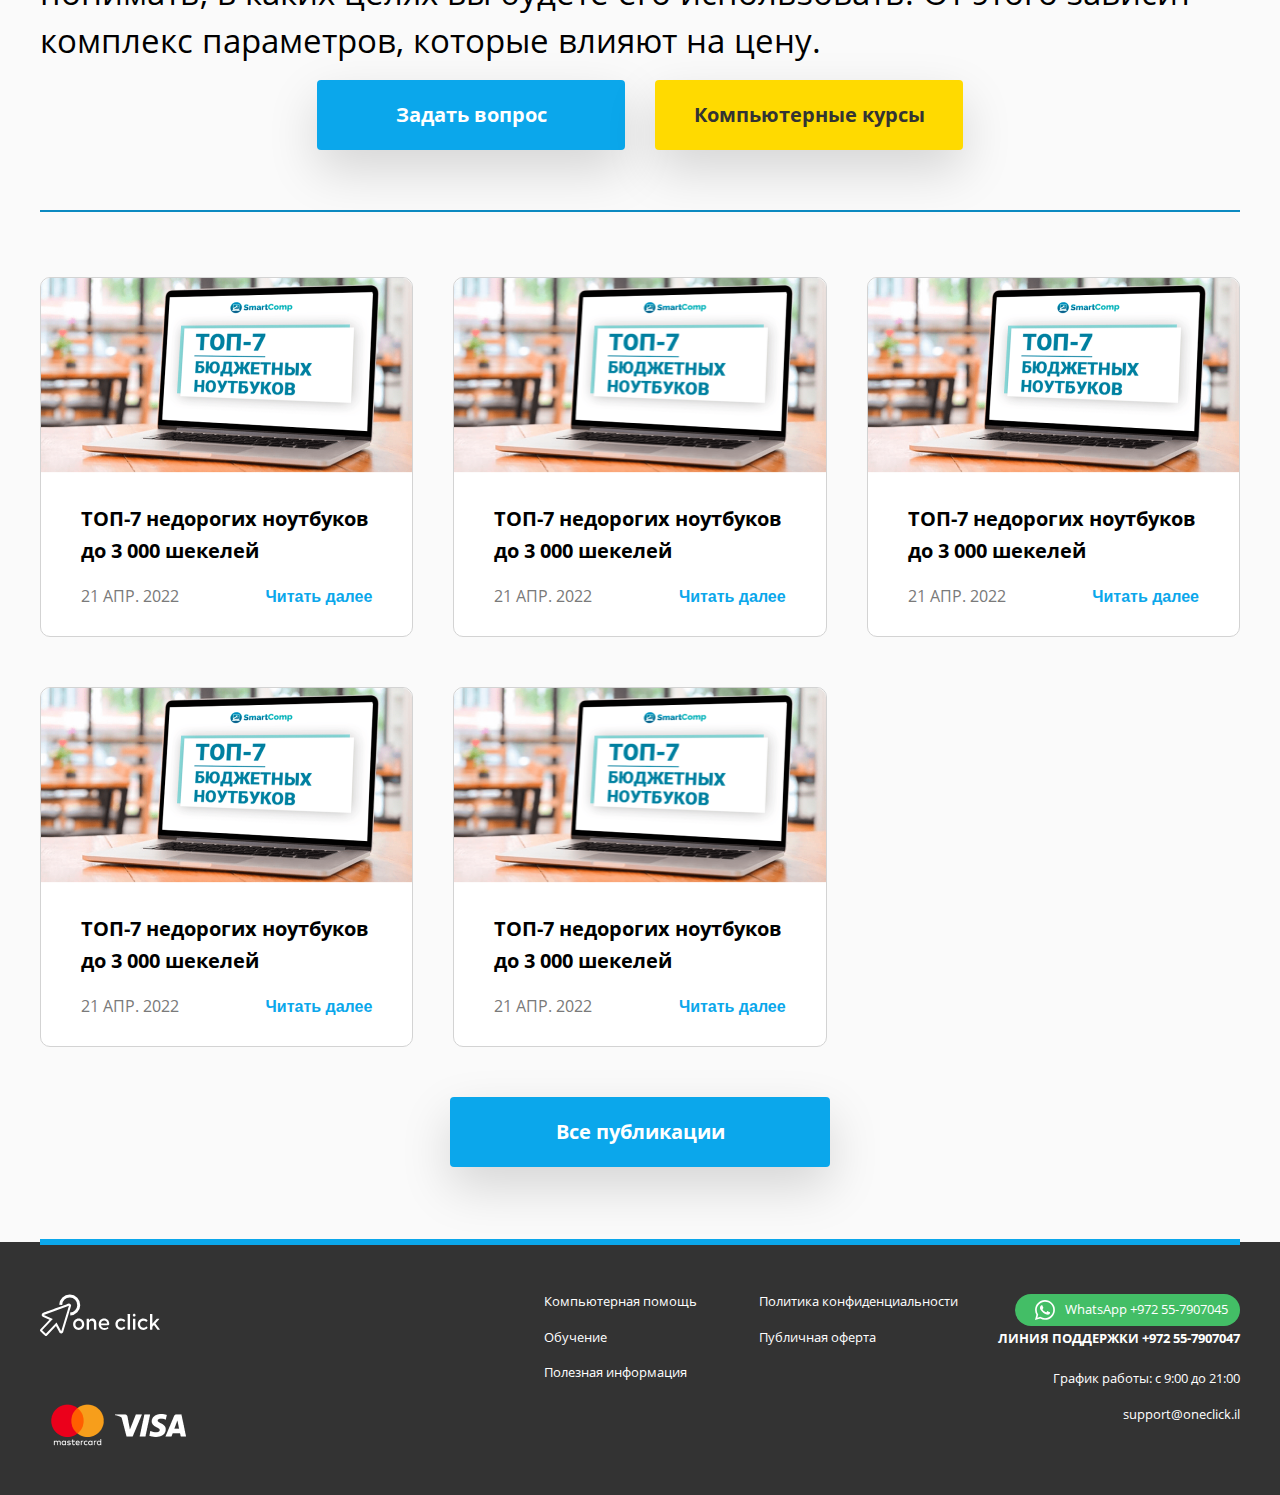
<file: single.html>
<!DOCTYPE html>
<html lang="ru">
	<head>
		<meta charset="UTF-8">
		<meta name="viewport" content="width=device-width, initial-scale=1, maximum-scale=1">
		<title>Компьютерная помощь онлайн</title>
        <link rel="stylesheet" href="fonts/fonts.css">
        <link rel="stylesheet" href="css/swiper-bundle.min.css">
        <link rel="stylesheet" href="css/style.css">
	</head>
	<body>

     <svg style="display: none">
        <symbol>
            <g id="arrow">
              <path fill-rule="evenodd" clip-rule="evenodd" d="M2.5 5C2.5 4.33696 2.76339 3.70107 3.23223 3.23223C3.70107 2.76339 4.33696 2.5 5 2.5H35C35.663 2.5 36.2989 2.76339 36.7678 3.23223C37.2366 3.70107 37.5 4.33696 37.5 5V35C37.5 35.663 37.2366 36.2989 36.7678 36.7678C36.2989 37.2366 35.663 37.5 35 37.5H5C4.33696 37.5 3.70107 37.2366 3.23223 36.7678C2.76339 36.2989 2.5 35.663 2.5 35V5ZM40 5C40 3.67392 39.4732 2.40215 38.5355 1.46447C37.5979 0.526784 36.3261 0 35 0L5 0C3.67392 0 2.40215 0.526784 1.46447 1.46447C0.526785 2.40215 0 3.67392 0 5V35C0 36.3261 0.526785 37.5979 1.46447 38.5355C2.40215 39.4732 3.67392 40 5 40H35C36.3261 40 37.5979 39.4732 38.5355 38.5355C39.4732 37.5979 40 36.3261 40 35V5ZM28.75 18.75C29.0815 18.75 29.3995 18.8817 29.6339 19.1161C29.8683 19.3505 30 19.6685 30 20C30 20.3315 29.8683 20.6495 29.6339 20.8839C29.3995 21.1183 29.0815 21.25 28.75 21.25H14.2675L19.635 26.615C19.7512 26.7312 19.8434 26.8692 19.9063 27.021C19.9692 27.1729 20.0016 27.3356 20.0016 27.5C20.0016 27.6644 19.9692 27.8271 19.9063 27.979C19.8434 28.1308 19.7512 28.2688 19.635 28.385C19.5188 28.5012 19.3808 28.5934 19.229 28.6563C19.0771 28.7192 18.9144 28.7516 18.75 28.7516C18.5856 28.7516 18.4229 28.7192 18.271 28.6563C18.1192 28.5934 17.9812 28.5012 17.865 28.385L10.365 20.885C10.2486 20.7689 10.1562 20.6309 10.0932 20.4791C10.0302 20.3272 9.99777 20.1644 9.99777 20C9.99777 19.8356 10.0302 19.6728 10.0932 19.5209C10.1562 19.3691 10.2486 19.2311 10.365 19.115L17.865 11.615C17.9812 11.4988 18.1192 11.4066 18.271 11.3437C18.4229 11.2808 18.5856 11.2484 18.75 11.2484C18.9144 11.2484 19.0771 11.2808 19.229 11.3437C19.3808 11.4066 19.5188 11.4988 19.635 11.615C19.7512 11.7312 19.8434 11.8692 19.9063 12.021C19.9692 12.1729 20.0016 12.3356 20.0016 12.5C20.0016 12.6644 19.9692 12.8271 19.9063 12.979C19.8434 13.1308 19.7512 13.2688 19.635 13.385L14.2675 18.75H28.75Z"/>
            </g>
      </symbol>
     </svg>

      <header class="main-header main-header--inner">
        <div class="container container--inner">
           <div class="main-header__block">
              <a href="#" class="main-header__image"> 
                <img src="img/icons/logo-header.svg" alt="">
              </a>
              <div class="main-header__wrap">
                  <div class="mobile-wrap">
                      <p class="main-header__description">Меню</p>
                      <div class="main-nav__toggle">
                          <span class="line-burger"></span>
                       </div>
                  </div>
                  <ul class="main-header__list" style="">
                      <li>
                          <a href="#" class="main-header__link">Компьютерная помощь</a>
                      </li>
                      <li>
                          <a href="#" class="main-header__link">Обучение</a>
                      </li>
                      <li>
                          <a href="#" class="main-header__link">Полезная информация</a>
                      </li>
                  </ul>
              </div>
              <a href="#" class="main-header__elem">В кабинет</a>
              <div class="main-header__holder">
               <a href="tel:+972557907045" class="footer__phone">WhatsApp +972 55-7907045</a>
               <a href="tel:+972557907047" class="footer__text">Линия Поддержки +972 55-7907047</a>
              </div>
             </div>
        </div>   
     </header>

     <section class="single">
        <div class="container container--inner">
          <ul class="breadcrumbs__list"> 
              <li><a href="#">Главная </a></li>
              <li><a href="#">Полезные статьи</a></li>
              <li>ТОП-7 недорогих ноутбуков до 3 000 шекелей</li>
           </ul>
           <p class="single__title">ТОП-7 недорогих ноутбуков до 3 000 шекелей</p>
           <ul class="blog__tabs">
              <li class="blog__col">Смартфон</li>
              <li class="blog__col">Соцсети</li>
              <li class="blog__col">Технологии</li>
              <li class="blog__col">Гаджеты</li>
              <li class="blog__col">test block</li>
              <li class="blog__col">test block</li>
              <li class="blog__col">test block</li>
              <li class="blog__col">test block</li>
               <li class="blog__col">test block</li>
           </ul>
           <div class="single__image">
             <img src="img/bg-about.png" alt="">
           </div>
           <div class="single__text">
             <p>Какой лептоп выбрать, чтобы он справлялся с основными задачами за приемлемую цену? Выбирая бюджетный ноутбук, прежде всего, нужно 
            понимать, в каких целях вы будете его использовать. От этого зависит комплекс параметров, которые влияют на цену.</p>

            <p>Эксперты компании SmartComp составили обзор недорогих ноутбуков до 3 000 шекелей по критерию производительности. Хотим обратить ваше внимание, что ценовая категория этих моделей актуальна в Израиле на июнь 2020 года и может со временем меняться.</p>
            <hr>

            <p>Какой лептоп выбрать, чтобы он справлялся с основными задачами за приемлемую цену? Выбирая бюджетный ноутбук, прежде всего, нужно понимать, в каких целях вы будете его использовать. От этого зависит комплекс параметров, которые влияют на цену.</p>
           </div>
           <div class="single__row">
             <button class="btn">Задать вопрос</button>
              <button class="btn">Компьютерные курсы</button>
           </div>
            <div class="blog__wrap">
            <a href="#" class="blog__item" data-filter="smartphone">  
              <div class="blog__image"> 
                <img src="img/bg-blog.png">
              </div>
              <div class="blog__content"> 
                 <p class="blog__title"> ТОП-7 недорогих ноутбуков до 3 000 шекелей</p>
                 <div class="blog__inner">  
                   <p class="blog__date">21 апр. 2022</p>
                   <button class="blog__details">Читать далее</button>
                 </div>
              </div>
            </a>
            <a href="#" class="blog__item" data-filter="social">  
              <div class="blog__image"> 
                <img src="img/bg-blog.png">
              </div>
              <div class="blog__content"> 
                 <p class="blog__title"> ТОП-7 недорогих ноутбуков до 3 000 шекелей</p>
                 <div class="blog__inner">  
                   <p class="blog__date">21 апр. 2022</p>
                   <button class="blog__details">Читать далее</button>
                 </div>
              </div>
            </a>
             <a href="#" class="blog__item" data-filter="social">  
              <div class="blog__image"> 
                <img src="img/bg-blog.png">
              </div>
              <div class="blog__content"> 
                 <p class="blog__title"> ТОП-7 недорогих ноутбуков до 3 000 шекелей</p>
                 <div class="blog__inner">  
                   <p class="blog__date">21 апр. 2022</p>
                   <button class="blog__details">Читать далее</button>
                 </div>
              </div>
            </a>
            <a href="#" class="blog__item" data-filter="technology">  
              <div class="blog__image"> 
                <img src="img/bg-blog.png">
              </div>
              <div class="blog__content"> 
                 <p class="blog__title"> ТОП-7 недорогих ноутбуков до 3 000 шекелей</p>
                 <div class="blog__inner">  
                   <p class="blog__date">21 апр. 2022</p>
                   <button class="blog__details">Читать далее</button>
                 </div>
              </div>
            </a>
            <a href="#" class="blog__item" data-filter="gadgets">  
              <div class="blog__image"> 
                <img src="img/bg-blog.png">
              </div>
              <div class="blog__content"> 
                 <p class="blog__title"> ТОП-7 недорогих ноутбуков до 3 000 шекелей</p>
                 <div class="blog__inner">  
                   <p class="blog__date">21 апр. 2022</p>
                   <button class="blog__details">Читать далее</button>
                 </div>
              </div>
            </a>
         </div>
         <button class="btn btn--blog">Все публикации</button>
         </div>
     </section>

     <footer class="footer">
       <div class="container container--inner">
         <div class="footer__wrap">
            <div class="footer__block">
               <a href="#" class="footer__image">
                <img src="img/icons/logo-footer.svg">
              </a>
              <div class="footer__partners">
                <a class="footer__box">
                  <img src="img/mastercard.png">
                </a>
                <a class="footer__box">
                  <img src="img/visa.png">
                </a>
              </div>
            </div>
            <ul class="footer__list">
              <li><a href="#" class="footer__link">Компьютерная помощь</a></li>
              <li><a href="#" class="footer__link">Обучение</a></li>
              <li><a href="#" class="footer__link">Полезная информация</a></li>
              <li><a href="#" class="footer__link">Политика конфиденциальности</a></li>
              <li><a href="#" class="footer__link">Публичная оферта</a></li>
            </ul>
            <div class="footer__holder">
                <a href="tel:+972557907045" class="footer__phone">WhatsApp +972 55-7907045</a>
                <a href="tel:+972557907047" class="footer__text">Линия Поддержки +972 55-7907047</a>
                <p class="footer__info">График работы: с 9:00 до 21:00</p>
                <a href="mailto:support@oneclick.il" class="footer__email">support@oneclick.il</a>
            </div>
         </div>
       </div>
     </footer>

     <section class="add">
      <div class="container container--inner">
        <div class="add__inner">
         <div class="add__text">
           <p>Мы используем необязательные файлы cookie, чтобы улучшить ваше взаимодействие с нашими веб-сайтами, например, через социальные сети, а также для отображения персонализированной рекламы на основе вашей онлайн-активности. Если вы отклоните необязательные файлы cookie, будут использоваться только файлы cookie, необходимые для предоставления вам услуг. Вы можете изменить свой выбор, нажав «Управление файлами cookie» внизу страницы. Заявление о конфиденциальности Сторонние файлы cookie</p>
         </div>
         <button class="btn btn--add">Принять все Cookies</button>
         </div>
       </div>
     </section>

    <script src="js/jquery-3.3.1.min.js"></script>
    <script src="js/swiper-bundle.min.js"></script>
    <script src="js/main.js"></script>

    </body>
</html>
</file>
<file: fonts/fonts.css>
@font-face {
    font-family: "OpenSans";
    src: url("OpenSansRegular.eot");
    src: url("OpenSansRegular.eot?#iefix") format("embedded-opentype"),
    url("OpenSansRegular.woff2") format("woff2"),
    url("OpenSansRegular.woff") format("woff"),
    url("OpenSansRegular.ttf") format("truetype"),
    url('OpenSansRegular.svg') format('svg');
    font-weight: normal;
    font-style: normal;
    font-display: swap;
}

@font-face {
    font-family: "OpenSans";
    src: url("OpenSansLight.eot");
    src: url("OpenSansLight.eot?#iefix") format("embedded-opentype"),
    url("OpenSansLight.woff2") format("woff2"),
    url("OpenSansLight.woff") format("woff"),
    url("OpenSansLight.ttf") format("truetype"),
    url('OpenSansLight.svg') format('svg');
    font-weight: 300;
    font-style: normal;
    font-display: swap;
}

@font-face {
    font-family: "OpenSans";
    src: url("OpenSansBold.eot");
    src: url("OpenSansBold.eot?#iefix") format("embedded-opentype"),
    url("OpenSansBold.woff2") format("woff2"),
    url("OpenSansBold.woff") format("woff"),
    url("OpenSansBold.ttf") format("truetype"),
    url('OpenSansBold.svg') format('svg');
    font-weight: 700;
    font-style: normal;
    font-display: swap;
}

@font-face {
    font-family: "OpenSans";
    src: url("OpenSansExtraBold.eot");
    src: url("OpenSansExtraBold.eot?#iefix") format("embedded-opentype"),
    url("OpenSansExtraBold.woff2") format("woff2"),
    url("OpenSansExtraBold.woff") format("woff"),
    url("OpenSansExtraBold.ttf") format("truetype"),
    url('OpenSansExtraBold.svg') format('svg');
    font-weight: 800;
    font-style: normal;
    font-display: swap;
}
</file>
<file: css/style.css>
body,
div,
dl,
dt,
dd,
ul,
li,
h1,
h2,
h3,
h4,
h5,
h6,
pre,
code,
form,
fieldset,
input,
textarea,
p,
blockquote,
th,
td {
	margin: 0;
	padding: 0;
}

table {
	border-collapse: collapse;
	border-spacing: 0;
}

a {
	text-decoration: none;
}

fieldset,
img,
abbr {
	border: 0;
}

address,
caption,
cite,
code,
dfn,
th,
var {
	font-style: normal;
	font-weight: normal;
}

strong {
	font-weight: bold;
}

em {
	font-style: italic;
}

ul li {
	list-style: none;
}

caption,
th {
	text-align: left;
}

h1,
h2,
h3,
h4,
h5,
h6 {
	font-weight: bold;
}

sup {
	vertical-align: text-top;
}

sub {
	vertical-align: text-bottom;
}

input,
textarea,
select {
	font-family: inherit;
	font-size: inherit;
	font-weight: inherit;
	outline: none;
}

legend {
	color: #000;
}

article,
aside,
details,
figcaption,
figure,
footer,
header,
hgroup,
menu,
nav,
section,
main {
	display: block;
}

body {
	margin: 0;
	padding: 0;
	width: 100%;
	min-height: 100vh;
	overflow-x: hidden;
	color: #000000;
	background: #fafafa;
	text-size-adjust: none;
	-webkit-text-size-adjust: none;
	-ms-text-size-adjust: none;
	font-size: 16px;
	line-height: 1.2;
	font-weight: normal;
	font-style: normal;
	font-family: "OpenSans";
}

* {
	box-sizing: border-box;
}

img {
	max-width: 100%;
	height: auto;
}

.container {
	max-width: 440px;
	width: 100%;
	margin: 0 auto;
	padding: 0 20px;
}

.container--inner {
	max-width: 1240px;
}

.container--block {
	max-width: 1600px;
}

.container--elem {
	max-width: 1400px;
}

.container--services,
.container--reviews {
	padding: 0 100px;
}

.container--services {
	max-width: 1700px;
}

.container--reviews {
	max-width: 1400px;
}

.page-user {
	display: flex;
	align-items: center;
	justify-content: center;
	padding: 25px 0px;
}

.label {
	cursor: pointer;
	display: inline-block;
	font-size: 20px;
	line-height: 1.2;
	color: #000000;
	margin-bottom: 12px;
}

.input {
	display: block;
	width: 100%;
	background-color: #fbfbfb;
	border: 1px solid #d3d3d3;
	border-radius: 4px;
	outline: none;
	padding: 13px 15px;
}

.input.form-fail {
	border-color: #ff0000;
}

.btn {
	display: block;
	width: 100%;
	font-size: 20px;
	line-height: 1.2;
	color: #333333;
	background-color: #ffda00;
	box-shadow: 0px 20px 50px rgba(0, 0, 0, 0.15);
	border: none;
	border-radius: 4px;
	outline: none;
	padding: 23px 10px;
	margin-bottom: 36px;
	text-align: center;
	font-weight: 700;
	font-family: "OpenSans";
	transition: 0.25s background-color, 0.25s color;
}

.btn:disabled {
	text-decoration: line-through;
}

.btn:hover:not(:disabled) {
	cursor: pointer;
	background-color: #0ba7eb;
	color: #fff;
}

.btn--inner {
	max-width: 380px;
	width: 100%;
	margin: 0px auto;
}

.btn--info {
	max-width: 305px;
}

.btn--help {
	max-width: 320px;
	margin-left: auto;
}

.btn--pay {
	max-width: 250px;
	margin: 0 auto;
	margin-bottom: 40px;
}

.btn--add {
	width: 300px;
	background-color: #0ba7eb;
	color: #fff;
	border-radius: 10px;
	margin-bottom: 0px;
}

.btn--add:hover:not(:disabled) {
	background-color: #43be66;
}

.btn--blog {
	max-width: 380px;
	width: 100%;
	background-color: #0ba7eb;
	color: #fff;
	margin: 0 auto;
	margin-bottom: 25px;
}

.btn--blog:hover:not(:disabled) {
	background-color: #43be66;
}

.btn--main {
	max-width: 300px;
	margin: 0 auto;
	margin-bottom: 128px;
}

.btn--course {
	max-width: 250px;
	margin-bottom: 0px;
}

.btn--total {
	max-width: 346px;
	margin: 0 auto;
}

.error {
	color: #ff0000;
	padding-top: 12px;
}

.title {
	font-size: 64px;
	line-height: 1.35;
	color: #fff;
	text-transform: uppercase;
	font-weight: 800;
}

.title--inner {
	color: #333333;
}

.swiper-pagination {
	position: static;
	display: flex;
	justify-content: center;
}

.swiper-pagination-bullet {
	display: block;
	width: 16px;
	height: 16px;
	opacity: 1;
	border-radius: 10px;
}

.swiper-horizontal > .swiper-pagination-bullets .swiper-pagination-bullet,
.swiper-pagination-horizontal.swiper-pagination-bullets .swiper-pagination-bullet {
	margin: 0 7px;
}

.swiper-horizontal > .swiper-pagination-bullets,
.swiper-pagination-bullets.swiper-pagination-horizontal,
.swiper-pagination-custom,
.swiper-pagination-fraction {
	bottom: 0px;
}

.swiper-button-prev svg,
.swiper-button-next svg {
	display: block;
	width: 40px;
	height: 40px;
}

.swiper-button-prev:after,
.swiper-button-next:after {
	display: none;
}

.swiper-button-prev {
	left: -70px;
}

.swiper-button-next {
	transform: scale(-1);
	right: -70px;
}

.services__holder .swiper-button-prev svg,
.services__holder .swiper-button-next svg {
	fill: #fff;
}

.services__holder .swiper-pagination-bullet {
	background-color: transparent;
	border: 2px solid #fff;
}

.services__holder .swiper-pagination-bullet.swiper-pagination-bullet-active {
	background-color: #fff;
}

.reviews__holder .swiper-button-prev svg,
.reviews__holder .swiper-button-next svg,
.course__holder .swiper-button-prev svg,
.course__holder .swiper-button-next svg {
	fill: #1996cd;
}

.reviews__holder .swiper-pagination-bullet,
.course__holder .swiper-pagination-bullet {
	background-color: transparent;
	border: 2px solid #1996cd;
}

.reviews__holder .swiper-pagination-bullet.swiper-pagination-bullet-active,
.course__holder .swiper-pagination-bullet.swiper-pagination-bullet-active {
	background-color: #1996cd;
}

.reviews--color .reviews__holder .swiper-button-prev svg,
.reviews--color .reviews__holder .swiper-button-next svg {
	fill: #43be66;
}

.reviews--color .reviews__holder .swiper-pagination-bullet {
	background-color: transparent;
	border: 2px solid #43be66;
}

.reviews--color .reviews__holder .swiper-pagination-bullet.swiper-pagination-bullet-active {
	background-color: #43be66;
}

.course__holder .swiper-button-prev svg,
.course__holder .swiper-button-next svg {
	fill: #43be66;
}

.course__holder .swiper-pagination-bullet {
	background-color: transparent;
	border: 2px solid #43be66;
}

.course__holder .swiper-pagination-bullet.swiper-pagination-bullet-active {
	background-color: #43be66;
}

.breadcrumbs__list {
	display: flex;
	flex-wrap: wrap;
	align-items: center;
	padding-bottom: 25px;
}

.breadcrumbs__list li {
	display: block;
	cursor: default;
	margin-bottom: 17px;
}

.breadcrumbs__list li:not(:last-child) {
	margin-right: 20px;
	transition: 0.3s color;
	position: relative;
}

.breadcrumbs__list li:not(:last-child):after {
	position: relative;
	right: -10px;
	content: '|';
	color: #adadad;
}

.breadcrumbs__list li,
.breadcrumbs__list a {
	font-size: 14px;
	line-height: 1.2;
	color: #adadad;
	text-transform: uppercase;
	transition: 0.25s color;
}

.breadcrumbs__list a:hover {
	color: #333;
}

.main-header {
	position: fixed;
	top: 0px;
	left: 0px;
	width: 100%;
	background-color: rgba(0, 0, 0, 0.5);
	z-index: 12;
	padding: 27px 0;
	transition: 0.25s background-color, 0.25s padding;
}

.main-header.contrast-bg {
	background-color: rgba(0, 0, 0, 0.9);
	padding: 22px 0;
}

.main-header--inner {
	position: static;
	background-color: rgba(0, 0, 0, 0.9);
}

.main-header__block {
	display: flex;
	flex-wrap: wrap;
	align-items: center;
}

.main-header__image {
	margin-right: auto;
}

.main-header__image img {
	display: block;
}

.main-header__elem {
	display: block;
	max-width: 100px;
	width: 100%;
	font-size: 14px;
	line-height: 1.2;
	color: #fff;
	border: 2px solid #ffffff;
	border-radius: 10px;
	padding: 10px;
	margin-right: 60px;
	font-weight: 700;
	transition: 0.25s background-color, 0.25s border;
}

.main-header__elem:hover {
	background-color: #0ba7eb;
	border-color: #0ba7eb;
}

.main-header .footer__text {
	margin-bottom: 0px;
}

.main-header__wrap {
	position: relative;
	margin-right: 54px;
}

.main-header__list {
	display: flex;
	align-items: center;
}

.main-header__list li:not(:last-child) {
	margin-right: 30px;
}

.main-header__link {
	display: block;
	font-size: 16px;
	line-height: 1.2;
	color: #fff;
	text-transform: uppercase;
	font-weight: 300;
	transition: 0.3s color;
}

.main-header__link:hover:not(.main-header__link--active) {
	color: #ffda00;
}

.main-header__description {
	font-size: 18px;
	color: #fff;
	font-weight: bold;
	text-transform: uppercase;
	padding-right: 15px;
}

.mobile-wrap {
	display: none;
	align-items: center;
	justify-content: space-between;
	cursor: pointer;
}

.line-burger {
	display: block;
	position: absolute;
	top: 50%;
	left: 0;
	width: 25px;
	height: 3px;
	background-color: #fff;
	transition: 0.5s width;
}

.line-burger:after,
.line-burger:before {
	content: '';
	position: absolute;
	width: 25px;
	height: 3px;
	background-color: #fff;
	left: 0;
	transition: 0.5s;
}

.line-burger:after {
	top: calc(100% + 5px);
}

.line-burger:before {
	bottom: calc(100% + 5px);
}

.line-active {
	width: 0;
}

.line-active:after {
	top: 9px;
	transform: rotate(-45deg);
	transform-origin: 0 0;
}

.line-active:before {
	bottom: 9px;
	transform: rotate(45deg);
	transform-origin: 0 100%;
}

.main-nav__toggle {
	position: relative;
	cursor: pointer;
	display: none;
	width: 25px;
	height: 25px;
	margin-top: -5px;
}

.user {
	width: 100%;
}

.user__form {
	box-shadow: 0px 20px 50px rgba(0, 0, 0, 0.15);
	border-radius: 20px;
	padding: 35px 40px;
}

.user__title {
	font-size: 31px;
	line-height: 1.2;
	margin-bottom: 34px;
	font-weight: 800;
}

.user__item {
	margin-bottom: 24px;
}

.user__item:last-child {
	margin-bottom: 60px;
}

.user__row {
	display: flex;
	justify-content: space-between;
	align-items: center;
}

.user__col {
	font-size: 18px;
	line-height: 1.2;
	color: #1996cd;
	border: none;
	outline: none;
	padding: 0px;
	margin-bottom: 5px;
	font-weight: 700;
}

.user__btn {
	display: flex;
	width: max-content;
	align-items: center;
	border: none;
	outline: none;
	background-color: #fff;
	margin-bottom: 60px;
}

.user__arrow {
	display: block;
	width: 40px;
	height: 40px;
	fill: #0ba7eb;
}

.user__elem {
	display: block;
	font-size: 20px;
	color: #0ba7eb;
	padding-left: 25px;
	font-family: "OpenSans";
}

.user__error--cred {
	padding: 0 0 12px;
}

.user__msg {
	color: #090;
	padding: 0 0 20px;
	font-weight: 700;
}

.details__block {
	background-color: #f4f4f4;
	padding: 15px 0;
}

.details__holder {
	display: flex;
	align-items: center;
	justify-content: flex-end;
}

.details__email {
	font-size: 16px;
	line-height: 1.2;
	color: #0ba7eb;
	margin-right: 45px;
	transition: 0.25s color;
}

.details__email:hover {
	color: #e0c109;
}

.details__btn {
	display: block;
	cursor: pointer;
	max-width: 100px;
	width: 100%;
	font-size: 14px;
	color: #0ba7eb;
	border: 2px solid #0ba7eb;
	border-radius: 10px;
	padding: 10px 5px;
	background-color: transparent;
	text-align: center;
	font-weight: 700;
	font-family: "OpenSans";
	transition: 0.25s background-color, 0.25s color;
}

.details__btn:hover {
	background-color: #0ba7eb;
	color: #fff;
}

.details__table {
	overflow: hidden;
	overflow-x: auto;
	margin-bottom: 64px;
}

.details__row {
	display: flex;
}

.details__row:first-child {
	border-top: 1px solid #cccccc;
}

.details__item {
	display: flex;
	align-items: center;
	border-bottom: 1px solid #cccccc;
	padding: 37px 0;
	padding-right: 15px;
}

.details__item:first-child {
	min-width: 200px;
	max-width: 120px;
	padding-left: 20px;
}

.details__item:nth-child(2) {
	min-width: 188px;
	max-width: 370px;
	width: 100%;
	padding-right: 20px;
}

.details__item:nth-child(3) {
	min-width: 170px;
	max-width: 120px;
}

.details__item:nth-child(4) {
	min-width: 185px;
	max-width: 145px;
}

.details__item:nth-child(5) {
	min-width: 160px;
	max-width: 150px;
}

.details__item:nth-child(6) {
	min-width: 147px;
	max-width: 147px;
	padding-right: 20px;
}

.details__col {
	font-size: 18px;
	line-height: 1.4;
	color: #000000;
}

.details__status {
	display: block;
	max-width: 150px;
	width: 100%;
	font-size: 14px;
	color: #63bb91;
	background-color: #beeed7;
	text-align: center;
	text-transform: uppercase;
	border-radius: 20px;
	padding: 5px;
	font-weight: 700;
}

.details__status--nopay {
	background-color: #eacece;
	color: #ce4545;
}

.tabs__wrap {
	display: flex;
	align-items: center;
	padding-top: 78px;
	border-bottom: 2px solid #0ba7eb;
}

.tabs__item {
	cursor: pointer;
	font-size: 20px;
	line-height: 1.2;
	color: #0ba7eb;
	text-transform: uppercase;
	padding: 0 30px;
	padding-bottom: 22px;
}

.tabs__item--active {
	color: #e0c109;
	position: relative;
}

.tabs__item--active:after {
	position: absolute;
	content: ' ';
	bottom: -2px;
	left: 0px;
	width: 100%;
	height: 2px;
	background-color: #ffda00;
}

.tabs__content .tabs__box:first-child {
	max-width: 600px;
	width: 100%;
	padding-bottom: 20px;
	margin: 0 auto;
}

.tabs__box {
	padding-top: 100px;
}

.tabs__box:nth-child(2) {
	padding-top: 60px;
}

.info {
	background-image: url(../img/bg-info.png);
	background-repeat: no-repeat;
	background-size: cover;
	background-position: top center;
	position: relative;
	padding-bottom: 204px;
}

.info:after {
	position: absolute;
	content: ' ';
	top: 0px;
	left: 0px;
	width: 100%;
	height: 100%;
	background-color: rgba(0, 0, 0, 0.6);
}

.info__wrap {
	position: relative;
	z-index: 2;
	max-width: 850px;
	padding-top: 200px;
}

.info__title {
	font-size: 64px;
	line-height: 1.35;
	color: #fff;
	text-transform: uppercase;
	padding-bottom: 80px;
	font-weight: 800;
}

.info__text {
	padding-bottom: 116px;
}

.info__text p {
	font-size: 20px;
	line-height: 1.6;
	color: #fff;
}

.info__row {
	position: relative;
	z-index: 2;
	display: flex;
	flex-wrap: wrap;
	padding-top: 200px;
	padding-bottom: 11px;
}

.info__col--aside {
	width: 400px;
	align-self: baseline;
	background-color: #ffffff;
	box-shadow: 0px 20px 50px rgba(0, 0, 0, 0.15);
	border-radius: 20px;
	padding: 30px 40px;
	padding-bottom: 24px;
}

.info__col--aside .user__title {
	text-align: center;
}

.info__col--content {
	width: calc(100% - 400px);
	padding-right: 40px;
}

.services {
	background-color: #0BA7EB;
	padding-top: 80px;
	padding-bottom: 65px;
}

.services__inner {
	height: 100%;
	display: flex;
	flex-direction: column;
}

.services__holder {
	position: relative;
}

.services__wrap {
	display: flex;
	margin-top: 80px;
	margin-bottom: 60px;
}

.services__wrap .swiper-slide {
	height: auto;
}

.services__item {
	display: flex;
	flex-direction: column;
	background-color: #fff;
	border-radius: 8px 8px 10px 10px;
}

.services__item:hover .services__details {
	color: #43be66;
}

.services__image img {
	display: block;
	width: 100%;
}

.services__title {
	font-size: 20px;
	line-height: 1.6;
	color: #000000;
	text-align: center;
	padding-top: 10px;
	font-weight: 700;
}

.services__text {
	padding: 15px 35px;
}

.services__text p {
	font-size: 20px;
	line-height: 1.6;
	color: #7a7a7a;
	text-align: center;
}

.services__details {
	display: block;
	font-size: 20px;
	line-height: 1.2;
	color: #0ba7eb;
	text-align: center;
	margin-top: auto;
	padding-bottom: 25px;
	font-weight: 700;
	transition: 0.25s color;
}

.advantages {
	background-color: #fafafa;
	padding-top: 80px;
	padding-bottom: 100px;
}

.advantages .title--inner {
	max-width: 1000px;
}

.advantages__wrap {
	display: flex;
	flex-wrap: wrap;
	padding-top: 110px;
}

.advantages__item {
	width: 50%;
}

.advantages__item:first-child {
	padding-right: 20px;
}

.advantages__text {
	padding-bottom: 35px;
}

.advantages__text p {
	font-size: 20px;
	line-height: 1.6;
	color: #333333;
}

.advantages__text p:not(:last-child) {
	padding-bottom: 1.5em;
}

.advantages__box {
	display: flex;
	align-items: center;
	margin-bottom: 30px;
}

.advantages__image {
	width: 60px;
	height: 60px;
	display: flex;
	align-items: center;
	justify-content: center;
	background-color: rgba(11, 167, 235, 0.58);
	border-radius: 10px;
}

.advantages__elem {
	width: calc(100% - 60px);
	font-size: 20px;
	line-height: 1.2;
	color: #333333;
	padding-left: 22px;
	font-weight: 700;
}

.advantages .user__form {
	max-width: 500px;
	margin-left: auto;
}

.advantages .user__title {
	font-size: 32px;
	line-height: 1.5;
	text-align: center;
	margin-bottom: 50px;
}

.help {
	background-color: #0ba7eb;
	padding-top: 80px;
	padding-bottom: 130px;
	counter-reset: list_help;
}

.help__wrap {
	display: flex;
	flex-wrap: wrap;
	padding-top: 120px;
	margin: 0 -10px;
}

.help__item {
	position: relative;
	width: calc(100% / 3 - 20px);
	padding-left: 100px;
	margin: 0 10px;
	margin-bottom: 50px;
}

.help__item:after {
	position: absolute;
	counter-increment: list_help;
	content: counter(list_help);
	top: 0px;
	left: 0px;
	width: 100px;
	font-size: 70px;
	color: #fff;
	text-align: center;
	font-weight: 800;
}

.help__title {
	font-size: 32px;
	line-height: 1.15;
	color: #fff;
	padding-bottom: 34px;
	font-weight: 700;
}

.help__text p {
	font-size: 20px;
	line-height: 1.6;
	color: #fff;
}

.help .btn:hover {
	background-color: #43be66;
}

.features {
	padding-top: 100px;
	padding-bottom: 55px;
}

.features__wrap {
	display: flex;
	flex-wrap: wrap;
	padding-top: 100px;
	margin: 0 -20px;
}

.features__item {
	width: calc(100% / 2 - 40px);
	margin: 0 20px;
}

.features__item--image {
	position: relative;
	align-self: flex-start;
	max-width: 650px;
}

.features__item--image img {
	display: block;
	margin: 0 auto;
}

.features__item--image:after {
	position: absolute;
	content: ' ';
	bottom: 0px;
	left: 0px;
	width: 100%;
	height: 300px;
	background: linear-gradient(0deg, #0BA7EB 33.32%, rgba(11, 167, 235, 0) 100%);
}

.features__box {
	cursor: default;
	background-color: #fbfbfb;
	border: 1px solid #d3d3d3;
	border-radius: 10px;
	padding: 40px 50px;
	margin-bottom: 48px;
	transition: 0.25s border, 0.25s box-shadow;
}

.features__box:hover {
	border-color: transparent;
	box-shadow: 0px 20px 50px rgba(0, 0, 0, 0.15);
}

.features__title {
	font-size: 20px;
	line-height: 1.6;
	color: #000;
	padding-bottom: 20px;
}

.features__text p {
	font-size: 20px;
	line-height: 1.6;
	color: #7a7a7a;
}

.cost {
	background-color: #0ba7eb;
	padding-top: 80px;
	padding-bottom: 340px;
}

.cost--color {
	background-color: #43be66;
}

.cost__wrap {
	display: flex;
	flex-wrap: wrap;
	padding-top: 100px;
	margin: 0 -30px;
}

.cost__item {
	display: block;
	cursor: pointer;
	width: calc(100% / 3 - 60px);
	background-color: #ffffff;
	box-shadow: 0px 20px 50px rgba(0, 0, 0, 0.15);
	border-radius: 20px;
	padding: 20px 30px;
	padding-bottom: 190px;
	margin: 0 30px;
	margin-bottom: 60px;
	transition: 0.25s background-color;
}

.cost__item:hover {
	background-color: #ffda00;
}

.cost__item:hover .btn {
	background-color: #fff;
	color: #333333;
}

.cost__item:hover .cost__text p {
	color: #333;
}

.cost__item ul li {
	position: relative;
	font-size: 20px;
	line-height: 1.2;
	color: #7a7a7a;
	padding-left: 30px;
	margin-bottom: 10px;
}

.cost__item ul li:after {
	position: absolute;
	content: ' ';
	top: 8px;
	left: 0px;
	width: 8px;
	height: 8px;
	border-radius: 4px;
	background: #0ba7eb;
}

.cost__title {
	font-size: 100px;
	line-height: 1.2;
	color: #333333;
	text-align: center;
	padding-bottom: 5px;
	font-weight: 300;
}

.cost__elem {
	font-size: 20px;
	line-height: 1.6;
	color: #333333;
	text-transform: uppercase;
	text-align: center;
	padding-bottom: 15px;
	font-weight: 800;
}

.cost__text {
	max-width: 280px;
	padding: 0 20px;
	padding-bottom: 20px;
	margin: 0 auto;
}

.cost__text p {
	font-size: 20px;
	line-height: 1.6;
	color: #7a7a7a;
	text-align: center;
}

.block {
	margin-top: -180px;
	padding-bottom: 100px;
}

.block--color .block__number {
	color: #43be66;
}

.block__wrap {
	background-color: #ffffff;
	box-shadow: 0px 20px 50px rgba(0, 0, 0, 0.15);
	border-radius: 70px;
	padding-top: 70px;
}

.block__wrap .container--inner {
	display: flex;
	flex-wrap: wrap;
}

.block__item {
	width: calc(100% / 3);
	padding: 0 15px;
	padding-bottom: 80px;
}

.block__number {
	font-size: 96px;
	color: #0ba7eb;
	text-align: center;
	padding-bottom: 25px;
	font-weight: 800;
}

.block__text p {
	font-size: 36px;
	line-height: 1.33;
	color: #000000;
	text-transform: uppercase;
	text-align: center;
	font-weight: 300;
}

.reviews {
	padding-bottom: 112px;
}

.reviews--color .reviews__title,
.reviews--color .reviews__details {
	color: #43be66;
}

.reviews--color .reviews__text:after {
	background-image: url(../img/icons/decor-block2.svg);
}

.reviews__holder {
	position: relative;
}

.reviews__wrap {
	padding-top: 100px;
}

.reviews__item {
	display: block;
	border: 1px solid #d3d3d3;
	border-radius: 10px;
	padding: 40px;
	margin-bottom: 55px;
}

.reviews__image {
	margin-bottom: 28px;
}

.reviews__image img {
	display: block;
	width: 108px;
	height: 108px;
	border: 4px solid #1996cd;
	border-radius: 54px;
	margin: 0 auto;
}

.reviews__title {
	font-size: 16px;
	line-height: 1.35;
	color: #1996cd;
	padding-bottom: 12px;
	text-align: center;
	font-weight: 800;
}

.reviews__position {
	font-size: 16px;
	line-height: 1.35;
	color: #333333;
	text-align: center;
	padding-bottom: 48px;
}

.reviews__text {
	position: relative;
	padding-bottom: 25px;
}

.reviews__text:after {
	position: absolute;
	content: ' ';
	top: -30px;
	left: 50%;
	width: 23px;
	height: 23px;
	background-image: url(../img/icons/decor-block.svg);
	background-repeat: no-repeat;
}

.reviews__text p {
	font-size: 16px;
	line-height: 2;
	color: #7a7a7a;
}

.reviews__details {
	cursor: pointer;
	display: block;
	font-size: 16px;
	line-height: 1.2;
	color: #0ba7eb;
	border: none;
	background-color: transparent;
	padding: 0px;
	font-weight: 700;
}

.banner {
	background-color: #43be66;
	padding: 48px 0;
}

.banner--color {
	background-color: #0ba7eb;
}

.banner .title {
	text-align: center;
	padding: 0 20px;
	padding-bottom: 16px;
}

.banner__text {
	padding-bottom: 30px;
}

.banner__text p {
	font-size: 36px;
	line-height: 1.35;
	color: #fff;
	text-align: center;
	font-weight: 300;
}

.banner .btn {
	margin: 0 auto;
}

.blog {
	padding: 100px 0;
}

.blog--page {
	padding-top: 74px;
	padding-bottom: 54px;
}

.blog__wrap {
	display: flex;
	flex-wrap: wrap;
	margin: 0 -20px;
	padding-top: 95px;
}

.blog__item {
	display: block;
	width: calc(100% / 3 - 40px);
	background-color: #ffffff;
	border: 1px solid #d3d3d3;
	border-radius: 10px;
	margin: 0 20px;
	margin-bottom: 50px;
	transition: 0.25s box-shadow;
}

.blog__item:hover {
	box-shadow: 0px 20px 50px rgba(0, 0, 0, 0.15);
}

.blog__image img {
	display: block;
	width: 100%;
}

.blog__content {
	padding: 30px 40px;
}

.blog__title {
	font-size: 20px;
	line-height: 1.6;
	color: #000000;
	padding-bottom: 20px;
	font-weight: 700;
}

.blog__inner {
	display: flex;
	align-items: center;
	justify-content: space-between;
}

.blog__date {
	font-size: 16px;
	line-height: 1.2;
	color: #7a7a7a;
	text-transform: uppercase;
}

.blog__details {
	cursor: pointer;
	font-size: 16px;
	line-height: 1.2;
	color: #0ba7eb;
	border: none;
	outline: none;
	padding: 0px;
	background-color: transparent;
	font-weight: 700;
	transition: 0.25s color;
}

.blog .btn--info {
	margin: 0 auto;
}

.blog__row {
	display: flex;
	align-items: center;
	margin-top: 50px;
}

.blog__row + .blog__wrap {
	padding-top: 50px;
}

.blog__tabs {
	display: flex;
	flex-wrap: wrap;
	align-items: center;
	height: 40px;
	overflow: hidden;
	position: relative;
}

.blog__tabs--show {
	height: auto;
	overflow: visible;
}

.blog__gradient {
	width: calc(100% - 126px);
}

.blog__gradient:after {
	position: absolute;
	content: ' ';
	top: 0px;
	right: 0px;
	width: 200px;
	height: 40px;
	background: linear-gradient(270deg, #FAFAFA 37.1%, rgba(250, 250, 250, 0) 151.61%);
}

.blog__nowrap:after {
	background-image: none;
}

.blog__col {
	cursor: pointer;
	display: block;
	font-size: 14px;
	line-height: 1.2;
	color: #0ba7eb;
	border: 2px solid #0ba7eb;
	border-radius: 10px;
	padding: 10px 17px;
	padding-bottom: 9px;
	margin-bottom: 15px;
	margin-right: 18px;
	transition: 0.25s background-color, 0.25s color, 0.25s border;
}

.blog__col:hover:not(.blog__col--active) {
	background-color: #43be66;
	border-color: #43be66;
	color: #fff;
}

.blog__col--active {
	color: #fff;
	background-color: #0ba7eb;
}

.blog__btn {
	cursor: pointer;
	display: block;
	font-size: 14px;
	line-height: 1.2;
	width: 126px;
	background-color: #1996cd;
	color: #fff;
	outline: none;
	border: 2px solid #1996cd;
	border-radius: 10px;
	padding: 10px 5px;
	padding-bottom: 9px;
	font-family: "OpenSans";
	transition: 0.25s background-color, 0.25s border;
}

.blog__btn:hover {
	background-color: #43be66;
	border-color: #43be66;
}

.navigation {
	padding-top: 28px;
}

.navigation .nav-links {
	display: flex;
	flex-wrap: wrap;
	align-items: center;
	justify-content: center;
}

.navigation .page-numbers {
	cursor: pointer;
	display: flex;
	align-items: center;
	justify-content: center;
	width: 40px;
	height: 40px;
	color: #0ba7eb;
	border-radius: 20px;
	font-size: 16px;
	line-height: 1.2;
	color: #0ba7eb;
	border: 2px solid #0ba7eb;
	margin-left: 20px;
	margin-bottom: 16px;
	font-weight: 700;
	transition: 0.25s background-color, 0.25s color, 0.25s border;
}

.navigation .page-numbers.current {
	color: #fff;
	background-color: #0ba7eb;
}

.navigation .page-numbers:hover:not(.current) {
	background-color: #43be66;
	color: #fff;
	border-color: #43be66;
}

.footer {
	background-color: #333333;
	padding-bottom: 42px;
}

.footer__wrap {
	position: relative;
	display: flex;
	padding-top: 52px;
}

.footer__wrap:after {
	position: absolute;
	content: ' ';
	top: -3px;
	width: 100%;
	height: 6px;
	background-color: #0ba7eb;
}

.footer__block {
	margin-right: auto;
}

.footer__image {
	display: block;
	max-width: 120px;
	width: 100%;
	margin-bottom: 65px;
}

.footer__image img {
	display: block;
}

.footer__partners {
	display: flex;
	align-items: center;
}

.footer__list {
	max-width: 454px;
	column-count: 2;
}

.footer__link {
	display: block;
	font-size: 13px;
	line-height: 1.2;
	color: #fff;
	margin-bottom: 20px;
	transition: 0.25s color;
}

.footer__link:hover {
	color: #ffda00;
}

.footer__holder {
	padding-left: 40px;
}

.footer__phone {
	display: block;
	background-image: url(../img/icons/phone.svg);
	background-size: 20px;
	background-repeat: no-repeat;
	background-position: left 20px center;
	width: max-content;
	font-size: 13px;
	line-height: 1.2;
	color: #fff;
	background-color: #43be66;
	border-radius: 20px;
	padding: 8px 12px;
	padding-left: 50px;
	margin-left: auto;
	margin-bottom: 5px;
	transition: 0.25s background-color;
}

.footer__phone:hover {
	background-color: #0ba7eb;
}

.footer__text {
	display: block;
	width: max-content;
	font-size: 13px;
	line-height: 1.2;
	color: #fff;
	text-align: center;
	text-transform: uppercase;
	margin-left: auto;
	margin-bottom: 25px;
	font-weight: 700;
	transition: 0.25s color;
}

.footer__text:hover {
	color: #ffda00;
}

.footer__info {
	font-size: 13px;
	line-height: 1.2;
	color: #fff;
	text-align: right;
	margin-bottom: 20px;
}

.footer__email {
	display: block;
	width: max-content;
	font-size: 13px;
	line-height: 1.2;
	color: #fff;
	margin-left: auto;
	transition: 0.25s color;
}

.footer__email:hover {
	color: #ffda00;
}

.add {
	position: fixed;
	bottom: 0px;
	left: 0px;
	width: 100%;
	z-index: 12;
	background-color: #ffda00;
}

.add__inner {
	display: flex;
	align-items: center;
	padding: 65px 0;
}

.add__text {
	width: calc(100% - 300px);
	padding-right: 66px;
}

.add__text p {
	font-size: 16px;
	line-height: 1.2;
	color: #000000;
}

.single {
	padding-top: 75px;
	padding-bottom: 50px;
}

.single .blog__tabs {
	overflow: visible;
	height: auto;
	padding-bottom: 45px;
}

.single .blog__wrap {
	padding-top: 0px;
}

.single--inner .title {
	padding-bottom: 80px;
}

.single--content .title {
	font-size: 40px;
	padding-bottom: 42px;
}

.single__title {
	font-size: 64px;
	line-height: 1.2;
	padding-bottom: 40px;
	font-weight: 700;
}

.single__image {
	margin-bottom: 46px;
}

.single__image img {
	display: block;
	width: 100%;
}

.single__text p {
	font-size: 33px;
	line-height: 1.45;
	color: #000000;
}

.single__text p:not(:last-child) {
	padding-bottom: 1em;
}

.single__text hr {
	display: block;
	max-width: 900px;
	text-align: left;
	width: 100%;
	height: 10px;
	background-color: #0ba7eb;
	margin: 0px;
	margin-bottom: 35px;
}

.single__row {
	display: flex;
	justify-content: center;
	align-items: center;
	padding-top: 15px;
	padding-bottom: 24px;
	border-bottom: 2px solid #0c8ac1;
	margin-bottom: 65px;
}

.single__row .btn {
	max-width: 308px;
}

.single__row .btn:not(:last-child) {
	margin-right: 30px;
}

.single__row .btn:first-child {
	background-color: #0ba7eb;
	color: #fff;
}

.single__row .btn:hover {
	background-color: #43be66;
}

.single__elem {
	font-size: 128px;
	line-height: 1.4;
	color: #333333;
	text-align: center;
	padding-top: 100px;
	padding-bottom: 140px;
	font-weight: 800;
}

.course {
	padding-top: 52px;
	margin-bottom: 75px;
}

.course__holder {
	position: relative;
}

.course__wrap {
	margin-top: 45px;
	margin-bottom: 65px;
}

.course__box {
	display: flex;
	flex-wrap: wrap;
	background-image: linear-gradient(90deg, rgba(192, 14, 121, 0.76) 0%, rgba(219, 16, 237, 0.5404) 100%);
	border-radius: 50px;
	padding: 80px;
}

.course__content {
	width: calc(100% - 350px);
	padding-right: 40px;
}

.course__title {
	font-size: 36px;
	line-height: 1.2;
	color: #fff;
	padding-bottom: 42px;
	font-weight: 800;
}

.course__text {
	padding-bottom: 50px;
}

.course__text p {
	font-size: 20px;
	line-height: 1.6;
	color: #fff;
}

.course__image {
	width: 350px;
}

.learn {
	background-color: #43be66;
	padding-top: 80px;
	padding-bottom: 100px;
}

.learn__wrap {
	display: flex;
	flex-wrap: wrap;
	padding-top: 132px;
	margin: 0 -20px;
}

.learn__item {
	width: calc(100% / 3 - 40px);
	border: 1px solid #d3d3d3;
	border-radius: 10px;
	background-color: #fff;
	padding: 60px 40px;
	padding-bottom: 80px;
	margin: 0 20px;
	margin-bottom: 40px;
}

.learn__image {
	margin-bottom: 34px;
}

.learn__image img {
	display: block;
	margin: 0 auto;
}

.learn__title {
	font-size: 20px;
	line-height: 1.6;
	color: #000000;
	padding-bottom: 18px;
	text-align: center;
}

.learn__text p {
	font-size: 20px;
	line-height: 1.6;
	color: #7a7a7a;
	text-align: center;
}

.point {
	background-color: #43be66;
	padding-top: 120px;
	padding-bottom: 90px;
}

.point__block {
	display: flex;
	flex-wrap: wrap;
	padding-top: 100px;
	margin: 0 -20px;
}

.point__box {
	display: flex;
	width: calc(100% / 2 - 40px);
	margin: 0 20px;
	margin-bottom: 50px;
}

.point__image {
	display: flex;
	align-items: center;
	justify-content: center;
	width: 60px;
	height: 60px;
	background: rgba(255, 255, 255, 0.58);
	border-radius: 10px;
}

.point__image img {
	display: block;
}

.point__content {
	width: calc(100% - 60px);
	padding-left: 22px;
}

.point__title {
	font-size: 20px;
	line-height: 1.2;
	color: #fff;
	padding-bottom: 7px;
	font-weight: 700;
}

.point__text p {
	font-size: 20px;
	line-height: 1.5;
	color: #fff;
}

.files {
	position: fixed;
	bottom: 0px;
	right: 0px;
	display: flex;
	max-width: 600px;
	width: 100%;
	padding: 0px 20px;
	padding-top: 0px;
}

.files__close {
	cursor: pointer;
	position: relative;
	width: 60px;
	height: 60px;
	background-color: #fff;
	border: none;
	outline: none;
	padding: 0px;
}

.files__close:after {
	position: absolute;
	content: ' ';
	width: 20px;
	height: 20px;
	top: calc(50% - 10px);
	left: calc(50% - 16px);
	border-right: 2px solid #0ba7eb;
	border-bottom: 2px solid #0ba7eb;
	transform: rotate(-45deg);
	transition: 0.3s border;
}

.files__wrap {
	width: calc(100% - 60px);
	background-color: #fff;
	padding: 44px 0;
}

.files__wrap li:not(:last-child) {
	margin-bottom: 24px;
}

.files__item {
	display: block;
	max-width: 396px;
	width: 100%;
	font-size: 24px;
	line-height: 1.2;
	color: #fff;
	background-color: #fc4236;
	box-shadow: 0px 20px 50px rgba(0, 0, 0, 0.15);
	border-radius: 35px;
	text-align: center;
	padding: 21px 8px;
	margin: 0 auto;
	font-weight: 700;
	transition: 0.25s background-color, 0.25s color;
}

.files__item:hover {
	background-color: #ffda00;
	color: #333;
}

.popup {
	position: fixed;
	z-index: 15;
	top: 0px;
	left: 0px;
	width: 100%;
	height: 100%;
	background-color: rgba(0, 0, 0, 0.7);
	padding: 20px;
	opacity: 0;
	visibility: hidden;
	transition: transform 0.25s ease-in-out;
}

.popup--active {
	opacity: 1;
	visibility: visible;
}

.popup--reviews .popup__text {
	padding-right: 36px;
}

.popup--reviews .popup__text p {
	padding-bottom: 0px;
}

.popup__wrap {
	position: relative;
	top: 50%;
	transform: translateY(-50%);
	width: 100%;
	margin: 0 auto;
	background-color: #fff;
	border-radius: 20px;
	padding: 40px;
	padding-right: 0px;
}

.popup__wrap--consult {
	max-width: 600px;
}

.popup__wrap--consult .btn {
	max-width: 320px;
	margin: 0 auto;
	margin-bottom: 24px;
}

.popup__wrap--learn {
	max-width: 750px;
	padding-top: 80px;
	padding-bottom: 50px;
}

.popup__wrap--learn .btn {
	margin: 0 auto;
}

.popup__inner {
	position: relative;
	overflow: auto;
	overflow-x: hidden;
	max-height: 80vh;
	padding-right: 40px;
}

.popup__title {
	font-size: 24px;
	line-height: 1.25;
	color: #333333;
	text-transform: uppercase;
	padding-right: 45px;
	padding-bottom: 40px;
	font-weight: 700;
}

.popup__close {
	position: absolute;
	top: 0px;
	right: 42px;
	width: 30px;
	height: 30px;
	cursor: pointer;
	z-index: 1;
	padding: 0px;
	border: none;
	outline: none;
	background-color: #fff;
}

.popup__close:after,
.popup__close:before {
	content: '';
	position: absolute;
	top: 15px;
	left: 0px;
	width: 30px;
	height: 2px;
	background-color: #0ba7eb;
	transition: 0.3s background-color;
}

.popup__close:after {
	transform: rotate(45deg);
}

.popup__close:before {
	transform: rotate(-45deg);
}

.popup__close:hover:after,
.popup__close:hover:before {
	background-color: #43be66;
}

.popup__text {
	margin-bottom: 20px;
}

.popup__text img {
	display: block;
	float: left;
	margin-right: 32px;
}

.popup__text p {
	font-size: 20px;
	line-height: 1.35;
	color: #000000;
	padding-bottom: 2em;
}

.total {
	padding-top: 85px;
	padding-bottom: 260px;
}

.total__wrap {
	display: flex;
	flex-wrap: wrap;
	padding-top: 100px;
}

.total__item {
	width: 50%;
}

.total__item--image {
	position: relative;
}

.total__item--image:after {
	position: absolute;
	content: ' ';
	bottom: 0px;
	left: 0px;
	width: 100%;
	height: 265px;
	background: linear-gradient(0deg, #43be66 33.32%, rgba(11, 167, 235, 0) 100%);
}

.total__item--content {
	padding-left: 40px;
}

.total__block {
	padding-bottom: 95px;
}

.total__image {
	width: 60px;
	height: 60px;
	display: flex;
	align-items: center;
	justify-content: center;
	background-color: rgba(67, 190, 102, 0.58);
	border-radius: 10px;
}

.total__image img {
	display: block;
}

.total__inner {
	display: flex;
	align-items: center;
	margin-bottom: 25px;
}

.total__title {
	width: calc(100% - 60px);
	font-size: 20px;
	padding-left: 22px;
	font-weight: 700;
}

@media screen and (max-width: 1430px) {

.container--services,
.container--reviews {
	padding: 0 62px;
}

.swiper-button-prev {
	left: -45px;
}

.swiper-button-next {
	right: -45px;
}

}

@media screen and (max-width: 1350px) {

.cost__wrap {
	margin: 0 -20px;
}

.cost__item {
	width: calc(100% / 3 - 40px);
	padding: 20px;
	margin: 0 20px;
}

}

@media screen and (max-width: 1250px) {

.btn--main {
	margin-bottom: 70px;
}

.main-header {
	position: static;
	background-color: rgba(0, 0, 0, 0.9);
}

.main-header__block {
	justify-content: center;
}

.main-header__image {
	margin-right: 25px;
}

.main-header__wrap {
	order: 2;
	flex-basis: 100%;
	justify-content: center;
	padding-top: 25px;
	margin-right: 0px;
}

.main-header__list {
	justify-content: center;
}

.help__item {
	padding-left: 65px;
}

.help__item:after {
	width: 65px;
	font-size: 65px;
}

.help__title {
	font-size: 30px;
}

.course__box {
	padding: 40px;
}

.learn__item {
	padding: 40px 20px;
}

.total {
	padding-bottom: 200px;
}

.total__item--image {
	align-self: baseline;
}

}

@media screen and (max-width: 1022px) {

.btn--add {
	width: 100%;
	max-width: 300px;
}

.btn--main {
	margin-bottom: 40px;
}

.title {
	font-size: 45px;
}

.user__col {
	font-size: 17px;
}

.tabs__item {
	font-size: 18px;
	padding: 0 15px;
	padding-bottom: 22px;
}

.info {
	padding-bottom: 100px;
}

.info__wrap {
	padding-top: 100px;
}

.info__title {
	font-size: 48px;
	padding-bottom: 60px;
}

.info__text {
	padding-bottom: 70px;
}

.info__row {
	padding-top: 100px;
}

.info__col--aside {
	max-width: 400px;
	width: 100%;
	margin: 0 auto;
	padding: 30px 20px;
}

.info__col--content {
	width: 100%;
	padding-right: 0px;
}

.services__wrap {
	margin-top: 60px;
}

.services__text {
	padding: 15px 20px;
}

.advantages {
	padding-bottom: 70px;
}

.advantages__wrap {
	padding-top: 75px;
}

.advantages__item {
	width: 100%;
}

.advantages__item:first-child {
	padding-right: 0px;
	padding-bottom: 40px;
}

.advantages__text p {
	font-size: 18px;
}

.advantages__elem {
	font-size: 17px;
}

.advantages .user__form {
	margin: 0 auto;
}

.advantages .user__title {
	font-size: 26px;
	line-height: 1.25;
}

.help {
	padding-bottom: 75px;
}

.help__wrap {
	padding-top: 80px;
	margin: 0px;
}

.help__item {
	width: 100%;
	padding-left: 45px;
	margin: 0px;
	margin-bottom: 40px;
}

.help__item:after {
	width: 45px;
	font-size: 40px;
}

.help__title {
	font-size: 26px;
}

.help__text p {
	font-size: 18px;
}

.features {
	padding-top: 60px;
}

.features__wrap {
	padding-top: 55px;
	margin: 0px;
}

.features__item {
	width: 100%;
	margin: 0px;
}

.features__item--image {
	margin: 0 auto;
	margin-bottom: 40px;
}

.features__box {
	max-width: 500px;
	margin: 0 auto;
	margin-bottom: 40px;
	padding: 35px 20px;
}

.cost {
	padding-bottom: 250px;
}

.cost__wrap {
	margin: 0;
}

.cost__item {
	width: 100%;
	max-width: 600px;
	padding-bottom: 80px;
	margin: 0px auto;
	margin-bottom: 40px;
}

.block {
	padding-bottom: 60px;
}

.block__wrap {
	padding-top: 50px;
}

.block__item {
	width: 100%;
	padding: 0 10px;
	padding-bottom: 50px;
}

.block__number {
	font-size: 60px;
}

.block__text p {
	font-size: 28px;
}

.reviews {
	padding-bottom: 70px;
}

.reviews__wrap {
	padding-top: 70px;
}

.reviews__item {
	padding: 30px 20px;
}

.banner__text p {
	font-size: 28px;
}

.blog {
	padding: 70px 0;
}

.blog__item {
	width: calc(100% / 2 - 40px);
}

.blog__content {
	padding: 30px 20px;
}

.footer__wrap {
	flex-direction: column;
}

.footer__block {
	margin: 0 auto;
	margin-bottom: 40px;
}

.footer__image {
	margin: 0 auto;
	margin-bottom: 40px;
}

.footer__list {
	margin: 0 auto;
	margin-bottom: 35px;
}

.footer__holder {
	padding-left: 0px;
}

.footer__phone {
	margin: 0 auto;
	margin-bottom: 15px;
}

.footer__text {
	margin: 0 auto;
	margin-bottom: 20px;
}

.footer__info {
	text-align: center;
}

.footer__email {
	margin: 0 auto;
}

.add__inner {
	padding: 40px 0;
	display: block;
}

.add__text {
	padding-right: 0px;
	padding: 0px;
	padding-bottom: 25px;
	width: 100%;
}

.single--inner .title {
	padding-bottom: 50px;
}

.single--content .title {
	font-size: 32px;
}

.single__title {
	font-size: 48px;
}

.single__text p {
	font-size: 25px;
}

.single__text p:not(:last-child) {
	padding-bottom: 1.2em;
}

.single__row {
	padding-bottom: 5px;
	margin-bottom: 45px;
}

.single__elem {
	font-size: 85px;
	padding-top: 40px;
	padding-bottom: 70px;
}

.course__content {
	width: 100%;
	padding-right: 0px;
}

.course__title {
	font-size: 28px;
}

.course__image {
	order: -1;
	width: 100%;
	margin-bottom: 25px;
}

.learn {
	padding-top: 65px;
	padding-bottom: 35px;
}

.learn__wrap {
	padding-top: 55px;
	margin: 0px;
}

.learn__item {
	width: 100%;
	max-width: 550px;
	margin: 0 auto;
	margin-bottom: 40px;
}

.point {
	padding-top: 70px;
	padding-bottom: 50px;
}

.point__block {
	padding-top: 80px;
	margin: 0px;
}

.point__box {
	width: 100%;
	margin: 0px;
	margin-bottom: 45px;
}

.point__title {
	font-size: 18px;
}

.point__text p {
	font-size: 18px;
}

.popup__wrap {
	padding: 30px 20px;
	padding-right: 0px;
}

.popup__inner {
	padding-right: 20px;
}

.popup__title {
	font-size: 20px;
}

.popup__close {
	right: 20px;
}

.popup__text p {
	font-size: 18px;
	line-height: 1.3;
}

.total {
	padding-top: 70px;
	padding-bottom: 100px;
}

.total__wrap {
	padding-top: 55px;
}

.total__item {
	width: 100%;
}

.total__item--image {
	margin-bottom: 25px;
}

.total__item--image:after {
	display: none;
}

.total__block {
	padding-bottom: 50px;
}

}

@media screen and (max-width: 767px) {

.container--services,
.container--reviews {
	padding: 0px 20px;
}

.input {
	padding: 8px 15px;
}

.btn {
	padding: 14px 15px;
}

.title {
	font-size: 25px;
}

.swiper-button-prev,
.swiper-button-next {
	display: none;
}

.user__form {
	padding: 30px 20px;
}

.user__item:last-child {
	margin-bottom: 40px;
}

.user__col {
	font-size: 16px;
}

.tabs__item {
	font-size: 17px;
	padding: 0 10px;
	padding-bottom: 18px;
}

.info__wrap {
	padding-top: 80px;
}

.info__title {
	font-size: 30px;
}

.reviews__wrap {
	max-width: 500px;
}

.blog__wrap {
	margin: 0px;
}

.blog__item {
	width: 100%;
	max-width: 450px;
	margin: 0px auto;
	margin-bottom: 40px;
}

.single--content .title {
	font-size: 25px;
}

.single__title {
	font-size: 35px;
}

.single__text p {
	font-size: 18px;
}

.single__elem {
	padding-top: 20px;
	padding-bottom: 40px;
}

.popup__text {
	margin-bottom: 10px;
}

.popup__text img {
	float: none;
	margin-bottom: 25px;
}

.popup__text p {
	font-size: 16px;
	padding-bottom: 1.5em;
}

}

@media screen and (max-width: 650px) {

.main-header {
	background-color: black;
	padding-bottom: 0px;
}

.main-header__elem {
	margin-right: 0px;
}

.main-header__wrap {
	width: 100%;
}

.main-header__list {
	display: none;
	width: calc(100% + 40px);
	top: 100%;
	left: -20px;
	right: 0px;
	z-index: 12;
	position: absolute;
	max-height: calc(100vh - 70px);
	overflow-y: auto;
	overflow-x: hidden;
	padding: 15px 20px;
	background-color: black;
}

.main-header__link {
	margin-bottom: 15px;
}

.main-header__holder {
	flex-basis: 100%;
	margin-top: 25px;
}

.mobile-wrap {
	display: flex;
	width: 100%;
	padding: 7px 0px;
	padding-bottom: 20px;
}

.main-nav__toggle {
	display: block;
}

.single__row {
	flex-direction: column;
}

.single__row .btn:not(:last-child) {
	margin-right: 0px;
}

.single__elem {
	font-size: 50px;
}

}

@media screen and (max-width: 560px) {

.tabs__item {
	font-size: 16px;
}

}

@media screen and (max-width: 480px) {

.main-header.contrast-bg {
	background-color: black;
}

.main-header--inner {
	background-color: black;
}

.footer__list {
	column-count: 1;
}

}

@media screen and (max-width: 359px) {

.user__title {
	font-size: 25px;
}

.user__col {
	font-size: 15px;
}

}
</file>
